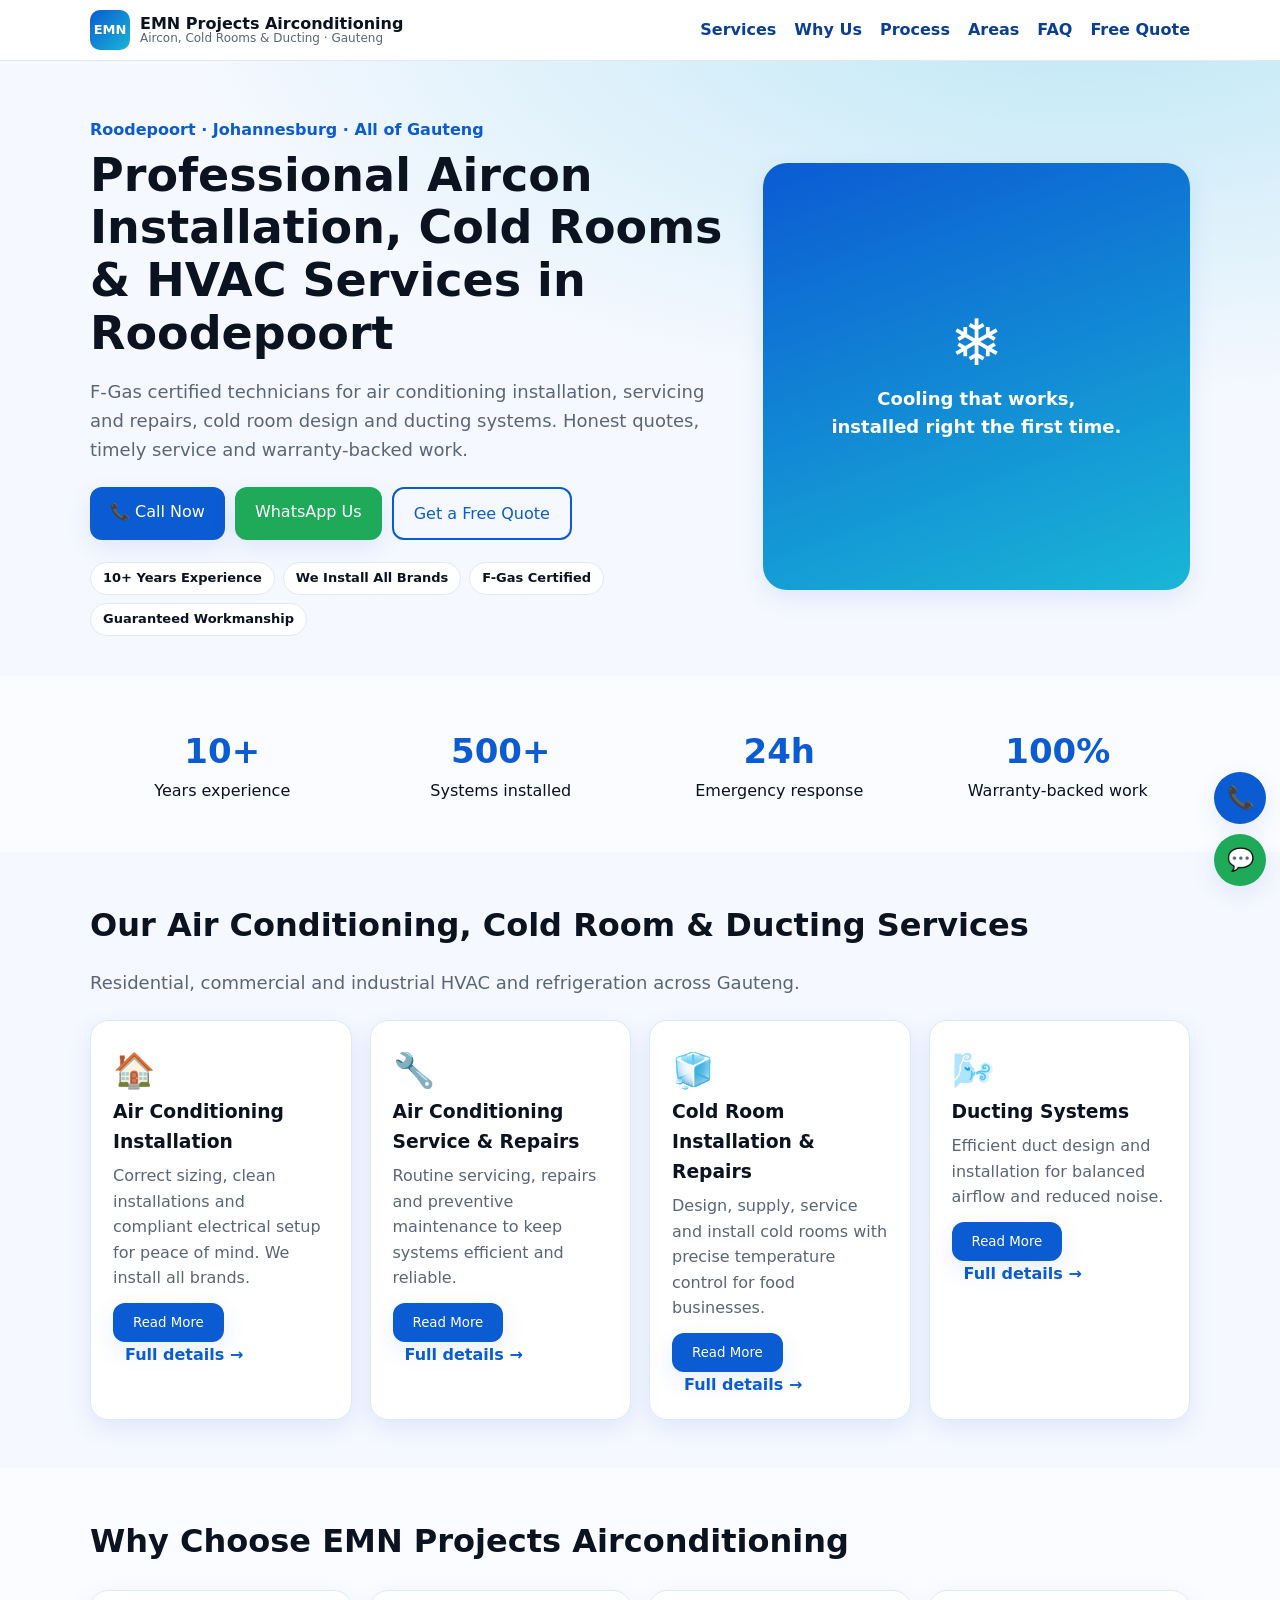
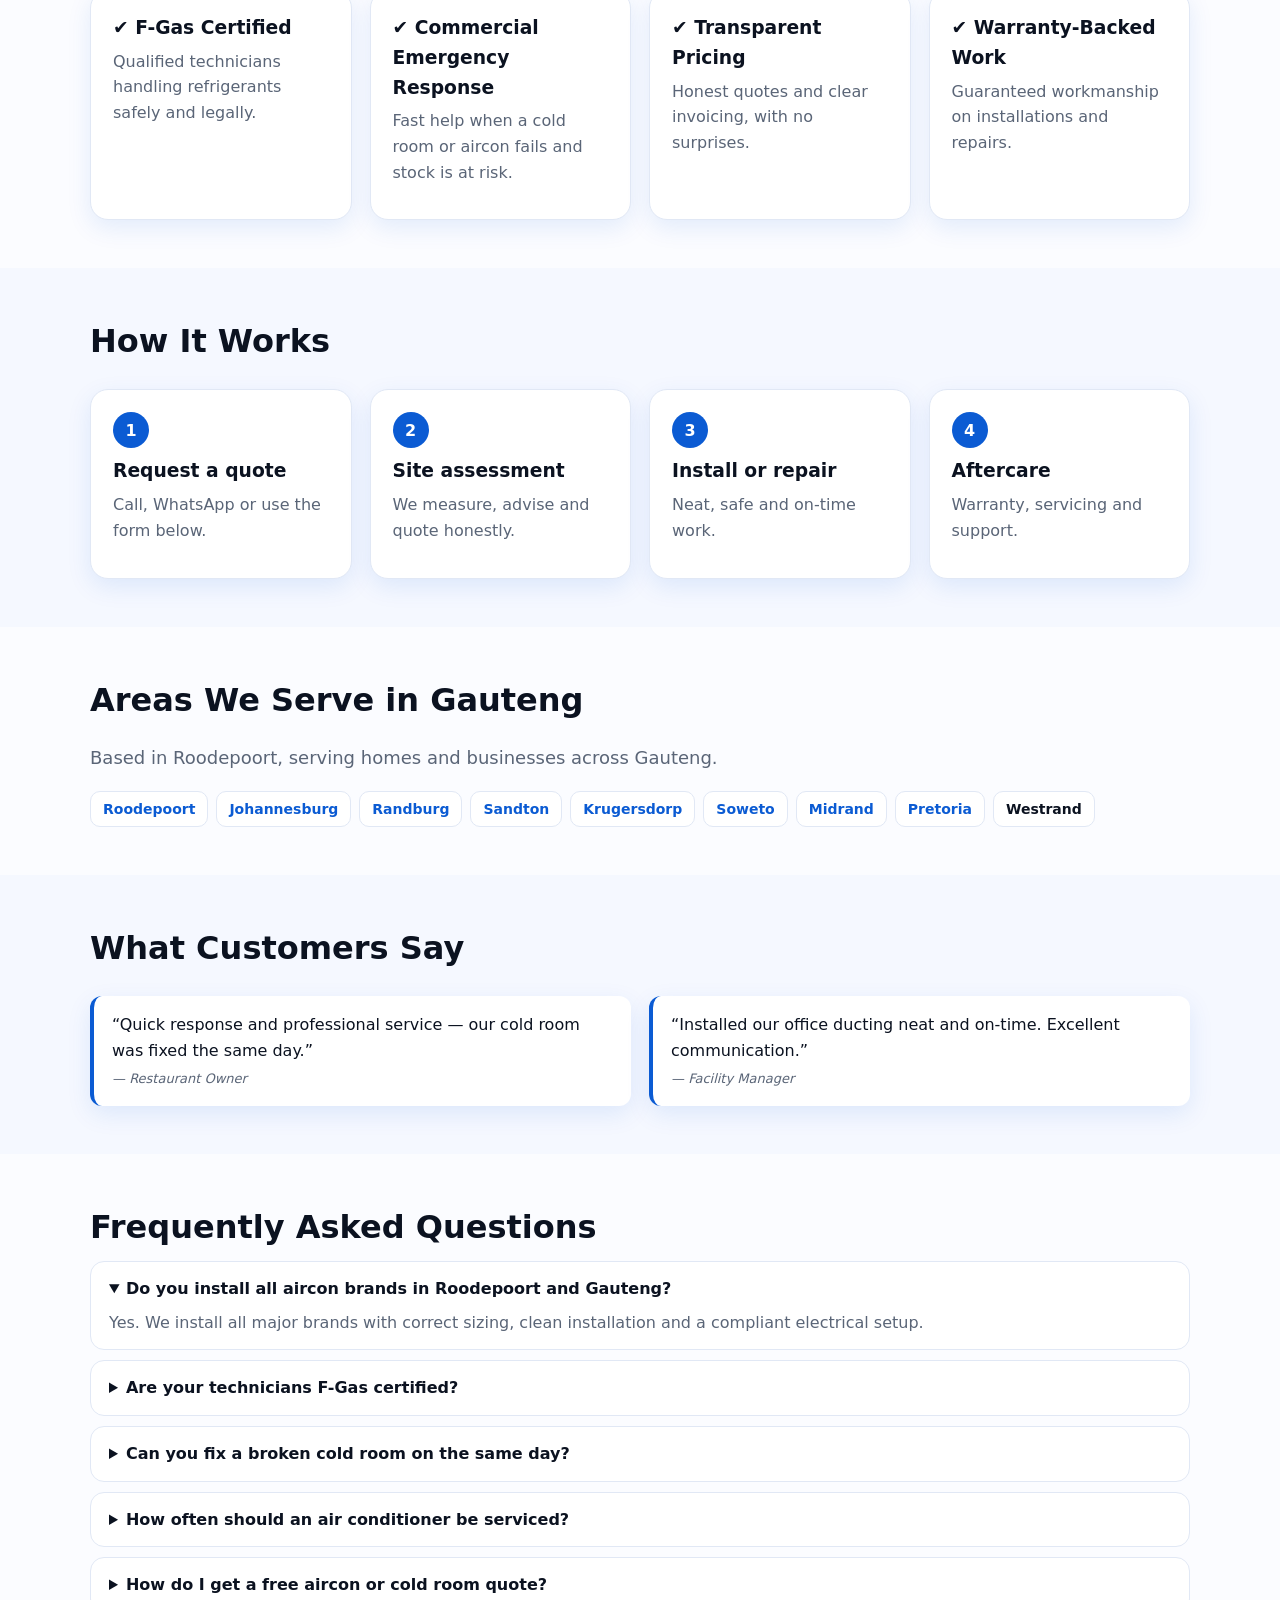
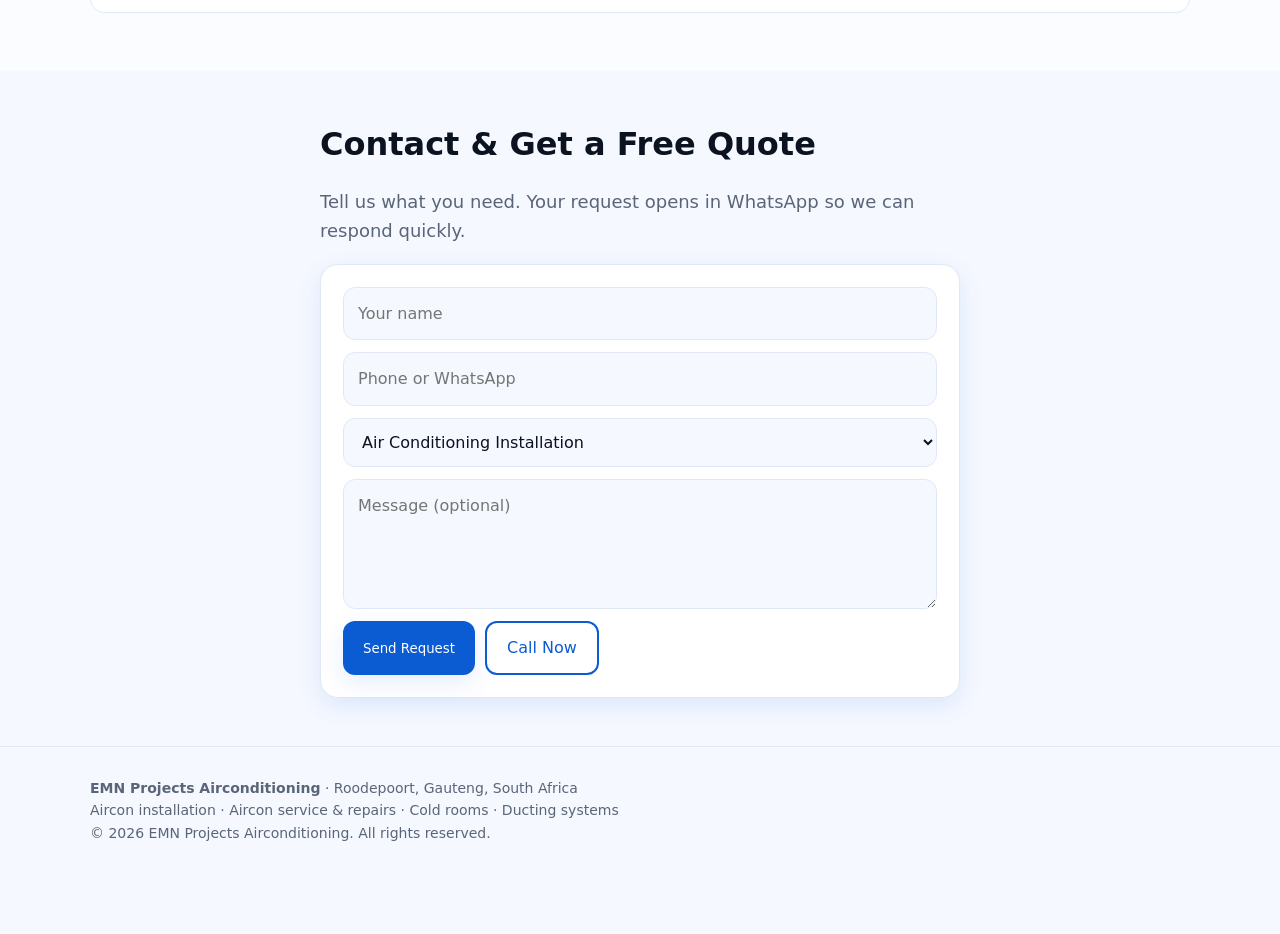
<file: public/index.html>
<!DOCTYPE html>
<html lang="en-ZA">
<head>
<meta charset="utf-8">
<meta name="viewport" content="width=device-width, initial-scale=1, viewport-fit=cover">
<title>Aircon Installation, Repairs, Cold Rooms &amp; Ducting in Roodepoort | EMN Projects</title>
<meta name="description" content="EMN Projects Airconditioning: F-Gas certified aircon installation, servicing &amp; repairs, cold room design and ducting systems in Roodepoort and across Gauteng. 10+ years experience. Free quotes.">
<meta name="keywords" content="aircon installation Roodepoort, air conditioning service Gauteng, cold room installation, cold room repairs, HVAC ducting, commercial refrigeration, aircon repairs Johannesburg">
<meta name="robots" content="index, follow, max-snippet:-1, max-image-preview:large">
<meta name="geo.region" content="ZA-GP"><meta name="geo.placename" content="Roodepoort">
<link rel="canonical" href="https://emnprojectsairconditioning.online/">
<meta property="og:type" content="website"><meta property="og:locale" content="en_ZA">
<meta property="og:title" content="Aircon, Cold Rooms &amp; Ducting in Roodepoort | EMN Projects">
<meta property="og:description" content="F-Gas certified HVAC &amp; refrigeration across Gauteng. Free quotes, same-day commercial response.">
<meta property="og:url" content="https://emnprojectsairconditioning.online/">
<meta name="twitter:card" content="summary_large_image">
<meta name="theme-color" content="#0b5bd3">
<link rel="icon" href="data:image/svg+xml,%3Csvg xmlns='http://www.w3.org/2000/svg' viewBox='0 0 100 100'%3E%3Ctext y='.9em' font-size='90'%3E❄️%3C/text%3E%3C/svg%3E">
<script type="application/ld+json">
{"@context":"https://schema.org","@graph":[
{"@type":["HVACBusiness","LocalBusiness"],"@id":"https://emnprojectsairconditioning.online/#business","name":"EMN Projects Airconditioning","url":"https://emnprojectsairconditioning.online/","description":"F-Gas certified air conditioning installation, servicing, repairs, cold rooms and ducting systems in Roodepoort and across Gauteng.","telephone":"+27000000000","priceRange":"$$","address":{"@type":"PostalAddress","addressLocality":"Roodepoort","addressRegion":"Gauteng","addressCountry":"ZA"},"areaServed":["Roodepoort","Johannesburg","Randburg","Sandton","Krugersdorp","Soweto","Midrand","Pretoria","Gauteng"],"openingHours":"Mo-Sa 07:00-18:00","knowsAbout":["Air conditioning installation","Aircon servicing and repairs","Cold room installation","Commercial refrigeration","HVAC ducting"],"hasOfferCatalog":{"@type":"OfferCatalog","name":"HVAC & Refrigeration Services","itemListElement":[
{"@type":"Offer","itemOffered":{"@type":"Service","name":"Air Conditioning Installation"}},
{"@type":"Offer","itemOffered":{"@type":"Service","name":"Air Conditioning Service & Repairs"}},
{"@type":"Offer","itemOffered":{"@type":"Service","name":"Cold Room Design, Supply & Installation"}},
{"@type":"Offer","itemOffered":{"@type":"Service","name":"Ducting Systems Design & Installation"}}]}},
{"@type":"FAQPage","mainEntity":[
{"@type":"Question","name":"Do you install all aircon brands in Roodepoort and Gauteng?","acceptedAnswer":{"@type":"Answer","text":"Yes. EMN Projects installs all major air conditioner brands, with correct unit sizing, clean installation and a compliant electrical setup."}},
{"@type":"Question","name":"Are your technicians F-Gas certified?","acceptedAnswer":{"@type":"Answer","text":"Yes. All refrigerant work is done by F-Gas certified technicians."}},
{"@type":"Question","name":"Can you fix a broken cold room on the same day?","acceptedAnswer":{"@type":"Answer","text":"We offer commercial emergency response for cold rooms across Gauteng, and many faults are fixed the same day."}},
{"@type":"Question","name":"How often should an air conditioner be serviced?","acceptedAnswer":{"@type":"Answer","text":"Service at least once a year, ideally before summer. Commercial and high-use units benefit from servicing every 3 to 6 months."}},
{"@type":"Question","name":"How do I get a free aircon or cold room quote?","acceptedAnswer":{"@type":"Answer","text":"Use the quote form on this page, call or WhatsApp us. We give honest, transparent quotes."}}]}]}
</script>
<link rel="stylesheet" href="/assets/style.css">
</head>
<body>
<header><div class="w nav">
<a class="brand" href="#top" aria-label="EMN Projects Airconditioning home"><span class="logo">EMN</span><span>EMN Projects Airconditioning<small>Aircon, Cold Rooms &amp; Ducting · Gauteng</small></span></a>
<button class="menu" aria-label="Toggle menu" aria-expanded="false">☰</button>
<nav aria-label="Main"><ul>
<li><a href="#services">Services</a></li><li><a href="#why">Why Us</a></li><li><a href="#process">Process</a></li><li><a href="#areas">Areas</a></li><li><a href="#faq">FAQ</a></li><li><a href="#quote">Free Quote</a></li></ul></nav>
</div></header>

<main id="top">
<section class="hero"><div class="w g2"><div>
<p style="color:var(--pri);font-weight:700;margin:0 0 6px">Roodepoort · Johannesburg · All of Gauteng</p>
<h1>Professional Aircon Installation, Cold Rooms &amp; HVAC Services in Roodepoort</h1>
<p class="lead">F-Gas certified technicians for air conditioning installation, servicing and repairs, cold room design and ducting systems. Honest quotes, timely service and warranty-backed work.</p>
<div class="cta"><a class="btn" href="tel:+27000000000">📞 Call Now</a><a class="btn g" href="https://wa.me/27000000000" rel="noopener">WhatsApp Us</a><a class="btn o" href="#quote">Get a Free Quote</a></div>
<ul class="badges"><li>10+ Years Experience</li><li>We Install All Brands</li><li>F-Gas Certified</li><li>Guaranteed Workmanship</li></ul>
</div><div class="panel" role="img" aria-label="Cooling and refrigeration services"><div><b>❄️</b><p style="margin:10px 0 0;font-weight:700;font-size:18px">Cooling that works,<br>installed right the first time.</p></div></div></div></section>

<section class="alt" aria-label="Key figures"><div class="w stats rv">
<div><b data-n="10" data-s="+">0</b>Years experience</div><div><b data-n="500" data-s="+">0</b>Systems installed</div><div><b data-n="24" data-s="h">0</b>Emergency response</div><div><b data-n="100" data-s="%">0</b>Warranty-backed work</div></div></section>

<section id="services"><div class="w">
<h2>Our Air Conditioning, Cold Room &amp; Ducting Services</h2>
<p class="lead">Residential, commercial and industrial HVAC and refrigeration across Gauteng.</p>
<div class="grid">
<article class="card rv"><div class="ic">🏠</div><h3>Air Conditioning Installation</h3><p>Correct sizing, clean installations and compliant electrical setup for peace of mind. We install all brands.</p><div class="more"><ul><li>Split, multi-split and cassette units</li><li>Load calculation and unit sizing</li><li>Certificate of compliance for electrics</li></ul></div><button class="btn" data-more>Read More</button><a class="fl" href="/services/air-conditioning-installation/">Full details →</a></article>
<article class="card rv"><div class="ic">🔧</div><h3>Air Conditioning Service &amp; Repairs</h3><p>Routine servicing, repairs and preventive maintenance to keep systems efficient and reliable.</p><div class="more"><ul><li>Gas top-up and leak repair by F-Gas technicians</li><li>Cleaning, filters and drain checks</li><li>Maintenance plans for businesses</li></ul></div><button class="btn" data-more>Read More</button><a class="fl" href="/services/air-conditioning-service-repairs/">Full details →</a></article>
<article class="card rv"><div class="ic">🧊</div><h3>Cold Room Installation &amp; Repairs</h3><p>Design, supply, service and install cold rooms with precise temperature control for food businesses.</p><div class="more"><ul><li>Walk-in cold and freezer rooms</li><li>Evaporator and condensing unit repairs</li><li>Same-day emergency callouts</li></ul></div><button class="btn" data-more>Read More</button><a class="fl" href="/services/cold-rooms/">Full details →</a></article>
<article class="card rv"><div class="ic">🌬️</div><h3>Ducting Systems</h3><p>Efficient duct design and installation for balanced airflow and reduced noise.</p><div class="more"><ul><li>Offices, shops and warehouses</li><li>Insulated and sealed ducting</li><li>Ventilation and extraction</li></ul></div><button class="btn" data-more>Read More</button><a class="fl" href="/services/ducting-systems/">Full details →</a></article>
</div></div></section>

<section id="why" class="alt"><div class="w"><h2>Why Choose EMN Projects Airconditioning</h2>
<div class="grid"><div class="card rv"><h3>✔ F-Gas Certified</h3><p>Qualified technicians handling refrigerants safely and legally.</p></div>
<div class="card rv"><h3>✔ Commercial Emergency Response</h3><p>Fast help when a cold room or aircon fails and stock is at risk.</p></div>
<div class="card rv"><h3>✔ Transparent Pricing</h3><p>Honest quotes and clear invoicing, with no surprises.</p></div>
<div class="card rv"><h3>✔ Warranty-Backed Work</h3><p>Guaranteed workmanship on installations and repairs.</p></div></div></div></section>

<section id="process"><div class="w"><h2>How It Works</h2>
<div class="grid"><div class="card rv"><div class="num">1</div><h3>Request a quote</h3><p>Call, WhatsApp or use the form below.</p></div>
<div class="card rv"><div class="num">2</div><h3>Site assessment</h3><p>We measure, advise and quote honestly.</p></div>
<div class="card rv"><div class="num">3</div><h3>Install or repair</h3><p>Neat, safe and on-time work.</p></div>
<div class="card rv"><div class="num">4</div><h3>Aftercare</h3><p>Warranty, servicing and support.</p></div></div></div></section>

<section id="areas" class="alt"><div class="w"><h2>Areas We Serve in Gauteng</h2>
<p class="lead">Based in Roodepoort, serving homes and businesses across Gauteng.</p>
<div class="chips"><span><a href="/areas/roodepoort/">Roodepoort</a></span><span><a href="/areas/johannesburg/">Johannesburg</a></span><span><a href="/areas/randburg/">Randburg</a></span><span><a href="/areas/sandton/">Sandton</a></span><span><a href="/areas/krugersdorp/">Krugersdorp</a></span><span><a href="/areas/soweto/">Soweto</a></span><span><a href="/areas/midrand/">Midrand</a></span><span><a href="/areas/pretoria/">Pretoria</a></span><span>Westrand</span></div></div></section>

<section><div class="w"><h2>What Customers Say</h2><div class="grid">
<blockquote class="rv">“Quick response and professional service — our cold room was fixed the same day.”<cite>— Restaurant Owner</cite></blockquote>
<blockquote class="rv">“Installed our office ducting neat and on-time. Excellent communication.”<cite>— Facility Manager</cite></blockquote></div></div></section>

<section id="faq" class="alt"><div class="w"><h2>Frequently Asked Questions</h2>
<details open><summary>Do you install all aircon brands in Roodepoort and Gauteng?</summary><p>Yes. We install all major brands with correct sizing, clean installation and a compliant electrical setup.</p></details>
<details><summary>Are your technicians F-Gas certified?</summary><p>Yes. All refrigerant work is done by F-Gas certified technicians.</p></details>
<details><summary>Can you fix a broken cold room on the same day?</summary><p>We offer commercial emergency response across Gauteng, and many faults are fixed the same day.</p></details>
<details><summary>How often should an air conditioner be serviced?</summary><p>At least once a year, ideally before summer. Commercial and high-use units benefit from servicing every 3 to 6 months.</p></details>
<details><summary>How do I get a free aircon or cold room quote?</summary><p>Use the form below, call or WhatsApp us. Quotes are honest and transparent.</p></details></div></section>

<section id="quote"><div class="w" style="max-width:640px"><h2>Contact &amp; Get a Free Quote</h2>
<p class="lead">Tell us what you need. Your request opens in WhatsApp so we can respond quickly.</p>
<form id="qf" class="card">
<input id="n" required placeholder="Your name" autocomplete="name" aria-label="Your name">
<input id="p" required placeholder="Phone or WhatsApp" type="tel" autocomplete="tel" aria-label="Phone or WhatsApp">
<select id="s" aria-label="Service of interest"><option>Air Conditioning Installation</option><option>Air Conditioning Service &amp; Repairs</option><option>Cold Room</option><option>Ducting Systems</option><option>Other</option></select>
<textarea id="m" rows="4" placeholder="Message (optional)" aria-label="Message"></textarea>
<div class="cta" style="margin:0"><button class="btn" type="submit">Send Request</button><a class="btn o" href="tel:+27000000000">Call Now</a></div></form></div></section>
</main>

<footer><div class="w"><strong>EMN Projects Airconditioning</strong> · Roodepoort, Gauteng, South Africa<br>Aircon installation · Aircon service &amp; repairs · Cold rooms · Ducting systems<br>© <span id="y"></span> EMN Projects Airconditioning. All rights reserved.</div></footer>

<div class="fab"><a href="tel:+27000000000" aria-label="Call now">📞</a><a class="w2" href="https://wa.me/27000000000" rel="noopener" aria-label="WhatsApp">💬</a></div>

<script src="/assets/main.js" defer></script>
</body>
</html>
</file>
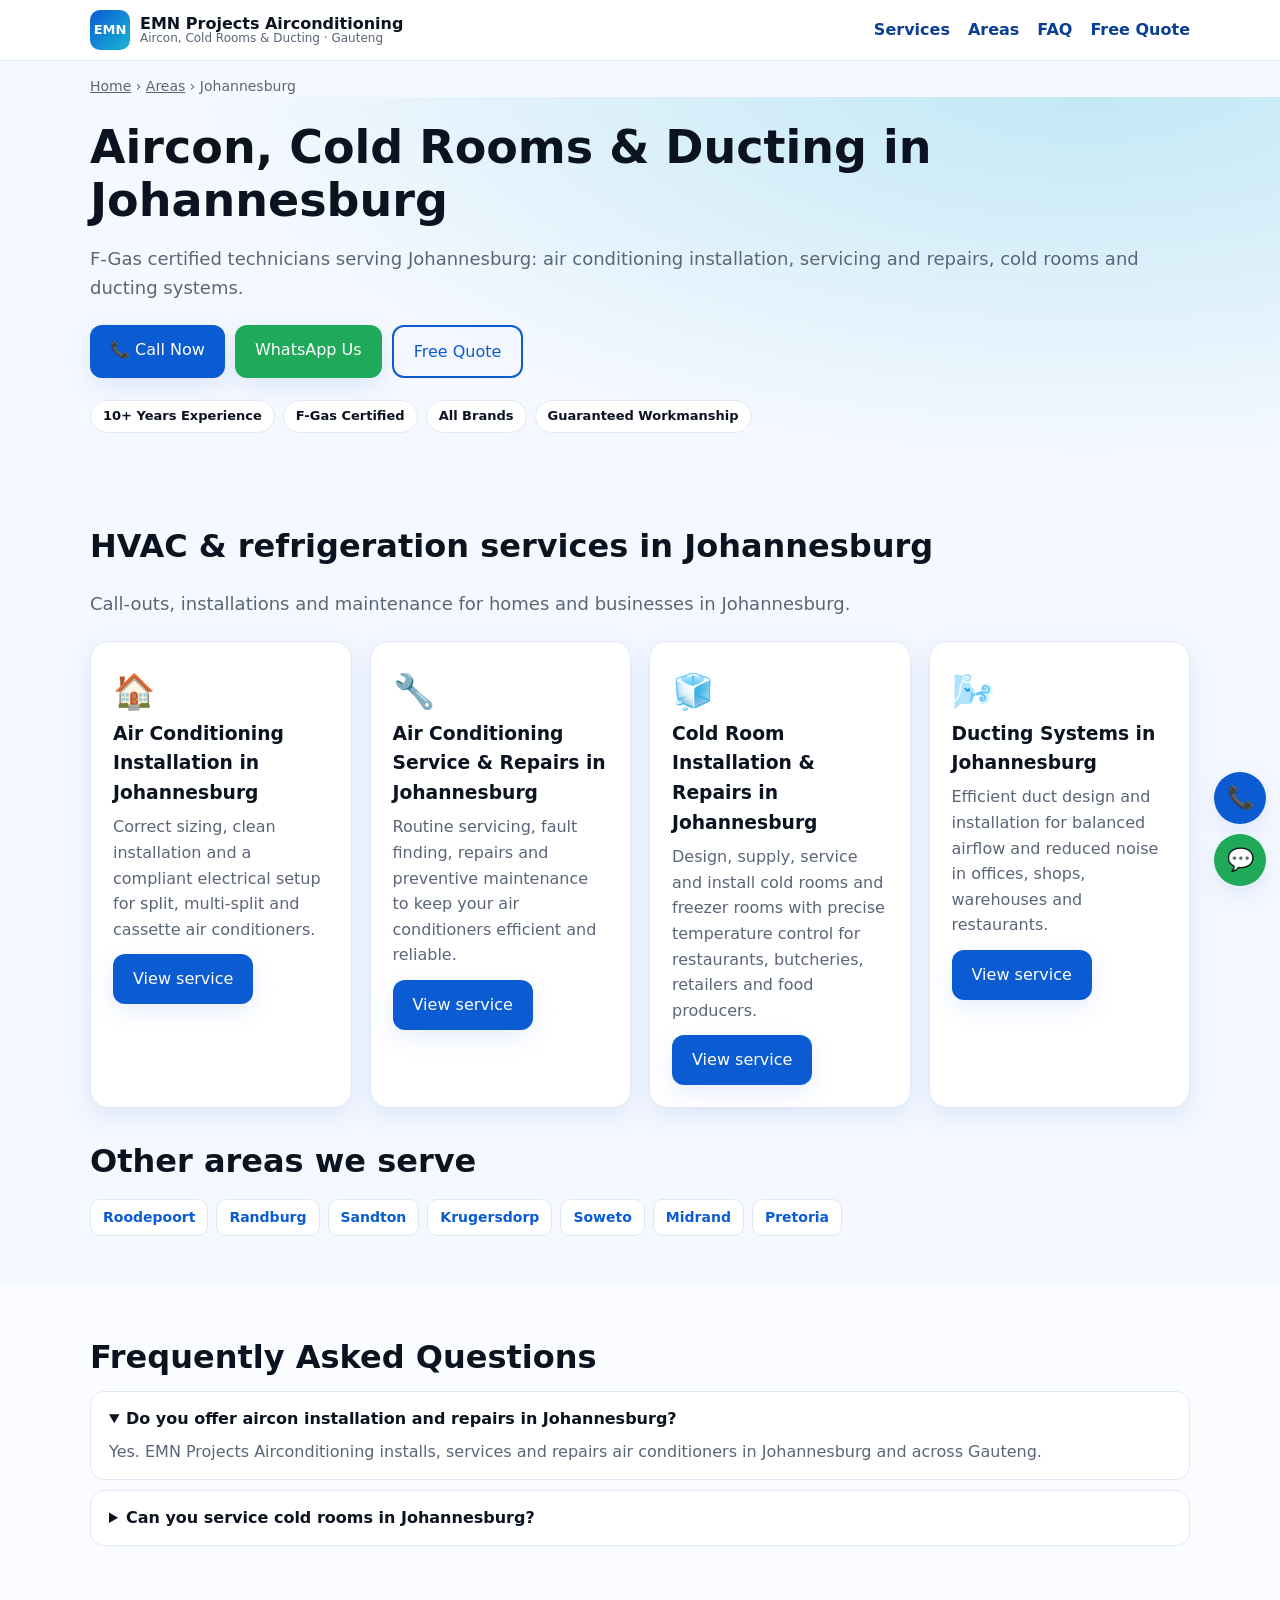
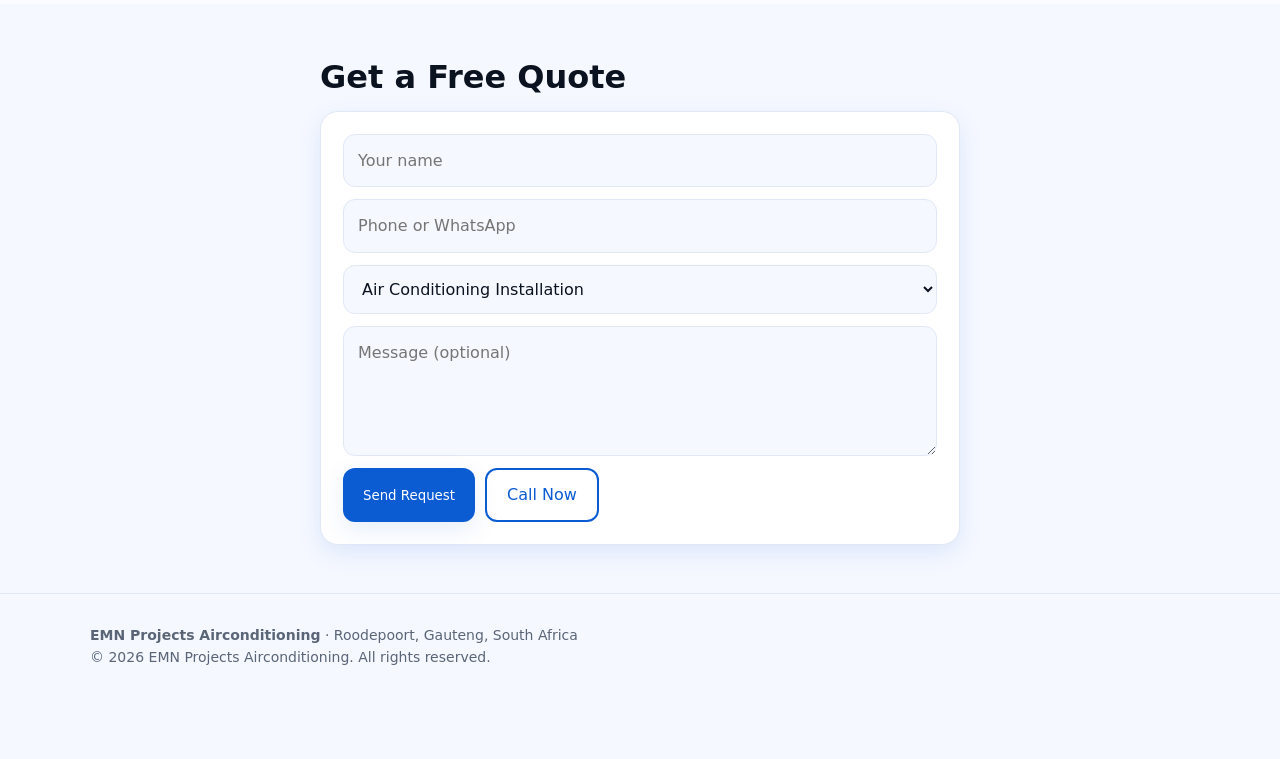
<file: public/areas/johannesburg/index.html>
<!DOCTYPE html><html lang="en-ZA"><head><meta charset="utf-8"><meta name="viewport" content="width=device-width, initial-scale=1, viewport-fit=cover">
<title>Aircon, Cold Rooms & Ducting in Johannesburg | EMN Projects Airconditioning</title><meta name="description" content="Aircon installation, servicing, cold rooms and ducting in Johannesburg. F-Gas certified technicians, free quotes, same-day commercial response."><meta name="robots" content="index, follow, max-snippet:-1, max-image-preview:large">
<link rel="canonical" href="https://emnprojectsairconditioning.online/areas/johannesburg/"><meta property="og:type" content="website"><meta property="og:locale" content="en_ZA"><meta property="og:title" content="Aircon, Cold Rooms & Ducting in Johannesburg | EMN Projects Airconditioning"><meta property="og:description" content="Aircon installation, servicing, cold rooms and ducting in Johannesburg. F-Gas certified technicians, free quotes, same-day commercial response."><meta property="og:url" content="https://emnprojectsairconditioning.online/areas/johannesburg/">
<meta name="theme-color" content="#0b5bd3"><link rel="stylesheet" href="/assets/style.css"><script type="application/ld+json">{"@context": "https://schema.org", "@graph": [{"@type": ["HVACBusiness", "LocalBusiness"], "@id": "https://emnprojectsairconditioning.online/#business", "name": "EMN Projects Airconditioning", "url": "https://emnprojectsairconditioning.online/", "telephone": "+27000000000", "address": {"@type": "PostalAddress", "addressLocality": "Roodepoort", "addressRegion": "Gauteng", "addressCountry": "ZA"}}, {"@type": "WebPage", "name": "Aircon, Cold Rooms & Ducting in Johannesburg | EMN Projects Airconditioning", "url": "https://emnprojectsairconditioning.online/areas/johannesburg/", "description": "Aircon installation, servicing, cold rooms and ducting in Johannesburg. F-Gas certified technicians, free quotes, same-day commercial response.", "isPartOf": {"@id": "https://emnprojectsairconditioning.online/#business"}}, {"@type": "BreadcrumbList", "itemListElement": [{"@type": "ListItem", "position": 1, "name": "Home", "item": "https://emnprojectsairconditioning.online/"}, {"@type": "ListItem", "position": 2, "name": "Areas", "item": "https://emnprojectsairconditioning.online/#areas"}, {"@type": "ListItem", "position": 3, "name": "Johannesburg", "item": "https://emnprojectsairconditioning.online/areas/johannesburg/"}]}, {"@type": "Service", "name": "HVAC & Refrigeration in Johannesburg", "serviceType": "HVAC & Refrigeration", "provider": {"@id": "https://emnprojectsairconditioning.online/#business"}, "areaServed": {"@type": "City", "name": "Johannesburg"}}, {"@type": "FAQPage", "mainEntity": [{"@type": "Question", "name": "Do you offer aircon installation and repairs in Johannesburg?", "acceptedAnswer": {"@type": "Answer", "text": "Yes. EMN Projects Airconditioning installs, services and repairs air conditioners in Johannesburg and across Gauteng."}}, {"@type": "Question", "name": "Can you service cold rooms in Johannesburg?", "acceptedAnswer": {"@type": "Answer", "text": "Yes. We design, install and repair cold rooms and offer commercial emergency response in Johannesburg."}}]}]}</script></head><body>
<header><div class="w nav"><a class="brand" href="/"><span class="logo">EMN</span><span>EMN Projects Airconditioning<small>Aircon, Cold Rooms &amp; Ducting · Gauteng</small></span></a>
<button class="menu" aria-label="Toggle menu" aria-expanded="false">☰</button><nav aria-label="Main"><ul><li><a href="/#services">Services</a></li><li><a href="/#areas">Areas</a></li><li><a href="/#faq">FAQ</a></li><li><a href="#quote">Free Quote</a></li></ul></nav></div></header><main><div class="w crumb"><a href="/">Home</a> › <a href="/#areas">Areas</a> › Johannesburg</div><section class="hero" style="padding-top:24px"><div class="w"><h1>Aircon, Cold Rooms &amp; Ducting in Johannesburg</h1><p class="lead">F-Gas certified technicians serving Johannesburg: air conditioning installation, servicing and repairs, cold rooms and ducting systems.</p><div class="cta"><a class="btn" href="tel:+27000000000">📞 Call Now</a><a class="btn g" href="https://wa.me/27000000000">WhatsApp Us</a><a class="btn o" href="#quote">Free Quote</a></div><ul class="badges"><li>10+ Years Experience</li><li>F-Gas Certified</li><li>All Brands</li><li>Guaranteed Workmanship</li></ul></div></section><section><div class="w"><h2>HVAC &amp; refrigeration services in Johannesburg</h2><p class="lead">Call-outs, installations and maintenance for homes and businesses in Johannesburg.</p><div class="grid"><article class="card"><div class="ic">🏠</div><h3>Air Conditioning Installation in Johannesburg</h3><p>Correct sizing, clean installation and a compliant electrical setup for split, multi-split and cassette air conditioners.</p><a class="btn" href="/services/air-conditioning-installation/">View service</a></article><article class="card"><div class="ic">🔧</div><h3>Air Conditioning Service & Repairs in Johannesburg</h3><p>Routine servicing, fault finding, repairs and preventive maintenance to keep your air conditioners efficient and reliable.</p><a class="btn" href="/services/air-conditioning-service-repairs/">View service</a></article><article class="card"><div class="ic">🧊</div><h3>Cold Room Installation & Repairs in Johannesburg</h3><p>Design, supply, service and install cold rooms and freezer rooms with precise temperature control for restaurants, butcheries, retailers and food producers.</p><a class="btn" href="/services/cold-rooms/">View service</a></article><article class="card"><div class="ic">🌬️</div><h3>Ducting Systems in Johannesburg</h3><p>Efficient duct design and installation for balanced airflow and reduced noise in offices, shops, warehouses and restaurants.</p><a class="btn" href="/services/ducting-systems/">View service</a></article></div><h2 style="margin-top:28px">Other areas we serve</h2><div class="links"><a href="/areas/roodepoort/">Roodepoort</a><a href="/areas/randburg/">Randburg</a><a href="/areas/sandton/">Sandton</a><a href="/areas/krugersdorp/">Krugersdorp</a><a href="/areas/soweto/">Soweto</a><a href="/areas/midrand/">Midrand</a><a href="/areas/pretoria/">Pretoria</a></div></div></section><section class="alt"><div class="w"><h2>Frequently Asked Questions</h2><details open><summary>Do you offer aircon installation and repairs in Johannesburg?</summary><p>Yes. EMN Projects Airconditioning installs, services and repairs air conditioners in Johannesburg and across Gauteng.</p></details><details><summary>Can you service cold rooms in Johannesburg?</summary><p>Yes. We design, install and repair cold rooms and offer commercial emergency response in Johannesburg.</p></details></div></section><section id="quote"><div class="w" style="max-width:640px"><h2>Get a Free Quote</h2><form id="qf" class="card">
<input id="n" required placeholder="Your name" autocomplete="name" aria-label="Your name"><input id="p" required placeholder="Phone or WhatsApp" type="tel" autocomplete="tel" aria-label="Phone or WhatsApp">
<select id="s" aria-label="Service"><option>Air Conditioning Installation</option><option>Air Conditioning Service & Repairs</option><option>Cold Room Installation & Repairs</option><option>Ducting Systems</option><option>Other</option></select><textarea id="m" rows="4" placeholder="Message (optional)" aria-label="Message"></textarea>
<div class="cta" style="margin:0"><button class="btn" type="submit">Send Request</button><a class="btn o" href="tel:+27000000000">Call Now</a></div></form></div></section></main><footer><div class="w"><strong>EMN Projects Airconditioning</strong> · Roodepoort, Gauteng, South Africa<br>© <span id="y"></span> EMN Projects Airconditioning. All rights reserved.</div></footer>
<div class="fab"><a href="tel:+27000000000" aria-label="Call now">📞</a><a class="w2" href="https://wa.me/27000000000" rel="noopener" aria-label="WhatsApp">💬</a></div><script src="/assets/main.js" defer></script></body></html>
</file>
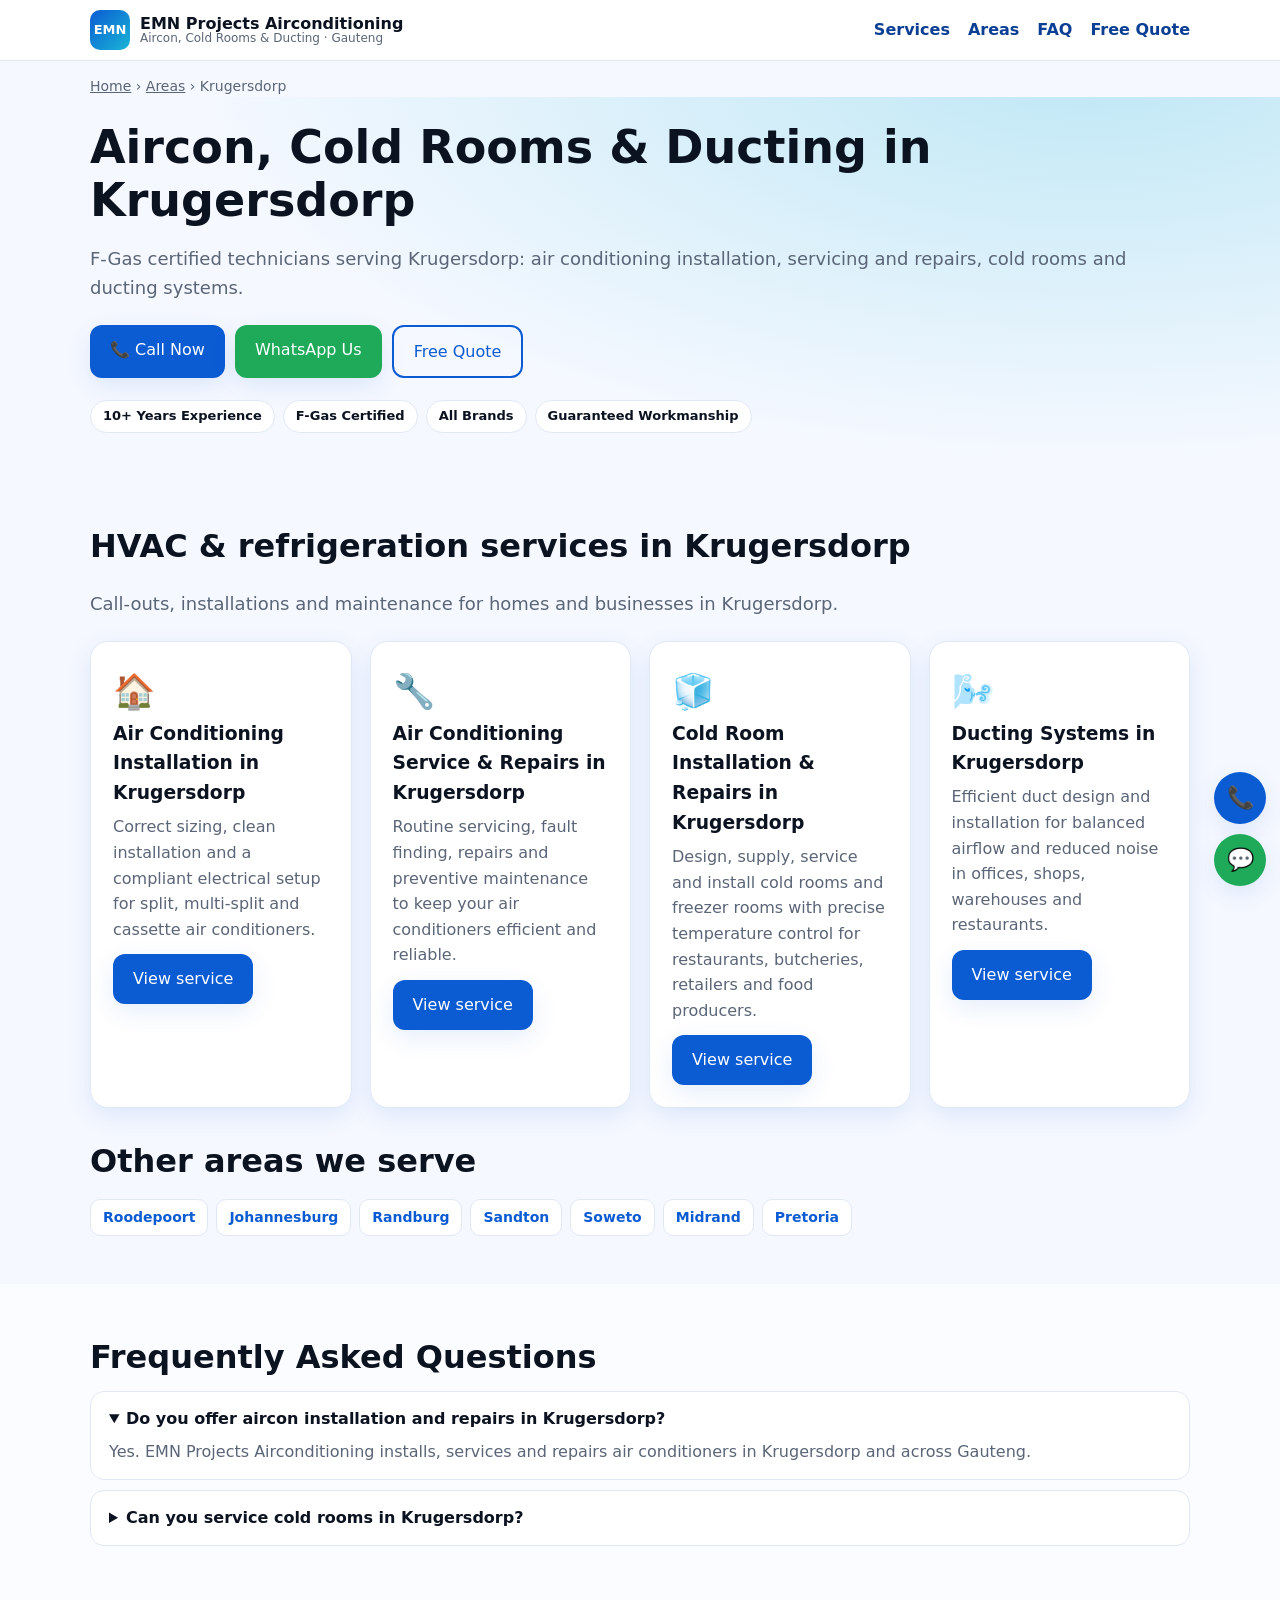
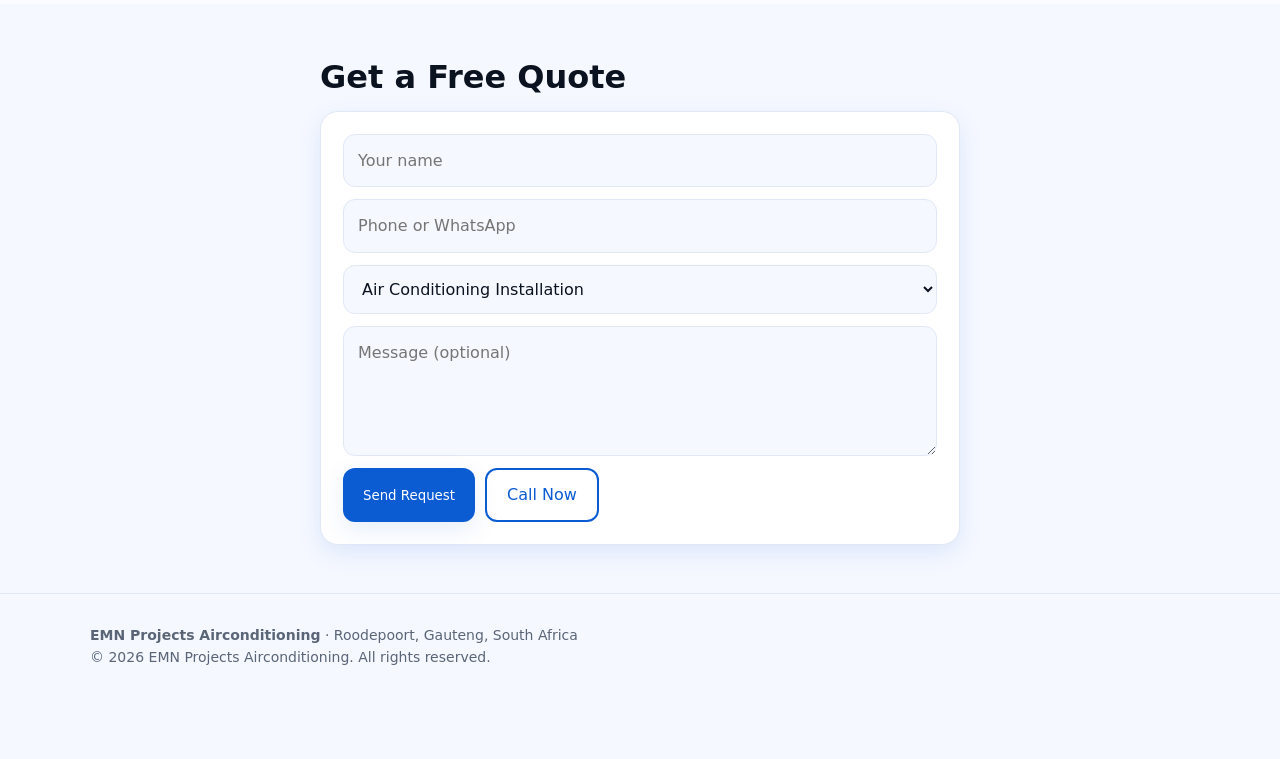
<file: public/areas/krugersdorp/index.html>
<!DOCTYPE html><html lang="en-ZA"><head><meta charset="utf-8"><meta name="viewport" content="width=device-width, initial-scale=1, viewport-fit=cover">
<title>Aircon, Cold Rooms & Ducting in Krugersdorp | EMN Projects Airconditioning</title><meta name="description" content="Aircon installation, servicing, cold rooms and ducting in Krugersdorp. F-Gas certified technicians, free quotes, same-day commercial response."><meta name="robots" content="index, follow, max-snippet:-1, max-image-preview:large">
<link rel="canonical" href="https://emnprojectsairconditioning.online/areas/krugersdorp/"><meta property="og:type" content="website"><meta property="og:locale" content="en_ZA"><meta property="og:title" content="Aircon, Cold Rooms & Ducting in Krugersdorp | EMN Projects Airconditioning"><meta property="og:description" content="Aircon installation, servicing, cold rooms and ducting in Krugersdorp. F-Gas certified technicians, free quotes, same-day commercial response."><meta property="og:url" content="https://emnprojectsairconditioning.online/areas/krugersdorp/">
<meta name="theme-color" content="#0b5bd3"><link rel="stylesheet" href="/assets/style.css"><script type="application/ld+json">{"@context": "https://schema.org", "@graph": [{"@type": ["HVACBusiness", "LocalBusiness"], "@id": "https://emnprojectsairconditioning.online/#business", "name": "EMN Projects Airconditioning", "url": "https://emnprojectsairconditioning.online/", "telephone": "+27000000000", "address": {"@type": "PostalAddress", "addressLocality": "Roodepoort", "addressRegion": "Gauteng", "addressCountry": "ZA"}}, {"@type": "WebPage", "name": "Aircon, Cold Rooms & Ducting in Krugersdorp | EMN Projects Airconditioning", "url": "https://emnprojectsairconditioning.online/areas/krugersdorp/", "description": "Aircon installation, servicing, cold rooms and ducting in Krugersdorp. F-Gas certified technicians, free quotes, same-day commercial response.", "isPartOf": {"@id": "https://emnprojectsairconditioning.online/#business"}}, {"@type": "BreadcrumbList", "itemListElement": [{"@type": "ListItem", "position": 1, "name": "Home", "item": "https://emnprojectsairconditioning.online/"}, {"@type": "ListItem", "position": 2, "name": "Areas", "item": "https://emnprojectsairconditioning.online/#areas"}, {"@type": "ListItem", "position": 3, "name": "Krugersdorp", "item": "https://emnprojectsairconditioning.online/areas/krugersdorp/"}]}, {"@type": "Service", "name": "HVAC & Refrigeration in Krugersdorp", "serviceType": "HVAC & Refrigeration", "provider": {"@id": "https://emnprojectsairconditioning.online/#business"}, "areaServed": {"@type": "City", "name": "Krugersdorp"}}, {"@type": "FAQPage", "mainEntity": [{"@type": "Question", "name": "Do you offer aircon installation and repairs in Krugersdorp?", "acceptedAnswer": {"@type": "Answer", "text": "Yes. EMN Projects Airconditioning installs, services and repairs air conditioners in Krugersdorp and across Gauteng."}}, {"@type": "Question", "name": "Can you service cold rooms in Krugersdorp?", "acceptedAnswer": {"@type": "Answer", "text": "Yes. We design, install and repair cold rooms and offer commercial emergency response in Krugersdorp."}}]}]}</script></head><body>
<header><div class="w nav"><a class="brand" href="/"><span class="logo">EMN</span><span>EMN Projects Airconditioning<small>Aircon, Cold Rooms &amp; Ducting · Gauteng</small></span></a>
<button class="menu" aria-label="Toggle menu" aria-expanded="false">☰</button><nav aria-label="Main"><ul><li><a href="/#services">Services</a></li><li><a href="/#areas">Areas</a></li><li><a href="/#faq">FAQ</a></li><li><a href="#quote">Free Quote</a></li></ul></nav></div></header><main><div class="w crumb"><a href="/">Home</a> › <a href="/#areas">Areas</a> › Krugersdorp</div><section class="hero" style="padding-top:24px"><div class="w"><h1>Aircon, Cold Rooms &amp; Ducting in Krugersdorp</h1><p class="lead">F-Gas certified technicians serving Krugersdorp: air conditioning installation, servicing and repairs, cold rooms and ducting systems.</p><div class="cta"><a class="btn" href="tel:+27000000000">📞 Call Now</a><a class="btn g" href="https://wa.me/27000000000">WhatsApp Us</a><a class="btn o" href="#quote">Free Quote</a></div><ul class="badges"><li>10+ Years Experience</li><li>F-Gas Certified</li><li>All Brands</li><li>Guaranteed Workmanship</li></ul></div></section><section><div class="w"><h2>HVAC &amp; refrigeration services in Krugersdorp</h2><p class="lead">Call-outs, installations and maintenance for homes and businesses in Krugersdorp.</p><div class="grid"><article class="card"><div class="ic">🏠</div><h3>Air Conditioning Installation in Krugersdorp</h3><p>Correct sizing, clean installation and a compliant electrical setup for split, multi-split and cassette air conditioners.</p><a class="btn" href="/services/air-conditioning-installation/">View service</a></article><article class="card"><div class="ic">🔧</div><h3>Air Conditioning Service & Repairs in Krugersdorp</h3><p>Routine servicing, fault finding, repairs and preventive maintenance to keep your air conditioners efficient and reliable.</p><a class="btn" href="/services/air-conditioning-service-repairs/">View service</a></article><article class="card"><div class="ic">🧊</div><h3>Cold Room Installation & Repairs in Krugersdorp</h3><p>Design, supply, service and install cold rooms and freezer rooms with precise temperature control for restaurants, butcheries, retailers and food producers.</p><a class="btn" href="/services/cold-rooms/">View service</a></article><article class="card"><div class="ic">🌬️</div><h3>Ducting Systems in Krugersdorp</h3><p>Efficient duct design and installation for balanced airflow and reduced noise in offices, shops, warehouses and restaurants.</p><a class="btn" href="/services/ducting-systems/">View service</a></article></div><h2 style="margin-top:28px">Other areas we serve</h2><div class="links"><a href="/areas/roodepoort/">Roodepoort</a><a href="/areas/johannesburg/">Johannesburg</a><a href="/areas/randburg/">Randburg</a><a href="/areas/sandton/">Sandton</a><a href="/areas/soweto/">Soweto</a><a href="/areas/midrand/">Midrand</a><a href="/areas/pretoria/">Pretoria</a></div></div></section><section class="alt"><div class="w"><h2>Frequently Asked Questions</h2><details open><summary>Do you offer aircon installation and repairs in Krugersdorp?</summary><p>Yes. EMN Projects Airconditioning installs, services and repairs air conditioners in Krugersdorp and across Gauteng.</p></details><details><summary>Can you service cold rooms in Krugersdorp?</summary><p>Yes. We design, install and repair cold rooms and offer commercial emergency response in Krugersdorp.</p></details></div></section><section id="quote"><div class="w" style="max-width:640px"><h2>Get a Free Quote</h2><form id="qf" class="card">
<input id="n" required placeholder="Your name" autocomplete="name" aria-label="Your name"><input id="p" required placeholder="Phone or WhatsApp" type="tel" autocomplete="tel" aria-label="Phone or WhatsApp">
<select id="s" aria-label="Service"><option>Air Conditioning Installation</option><option>Air Conditioning Service & Repairs</option><option>Cold Room Installation & Repairs</option><option>Ducting Systems</option><option>Other</option></select><textarea id="m" rows="4" placeholder="Message (optional)" aria-label="Message"></textarea>
<div class="cta" style="margin:0"><button class="btn" type="submit">Send Request</button><a class="btn o" href="tel:+27000000000">Call Now</a></div></form></div></section></main><footer><div class="w"><strong>EMN Projects Airconditioning</strong> · Roodepoort, Gauteng, South Africa<br>© <span id="y"></span> EMN Projects Airconditioning. All rights reserved.</div></footer>
<div class="fab"><a href="tel:+27000000000" aria-label="Call now">📞</a><a class="w2" href="https://wa.me/27000000000" rel="noopener" aria-label="WhatsApp">💬</a></div><script src="/assets/main.js" defer></script></body></html>
</file>
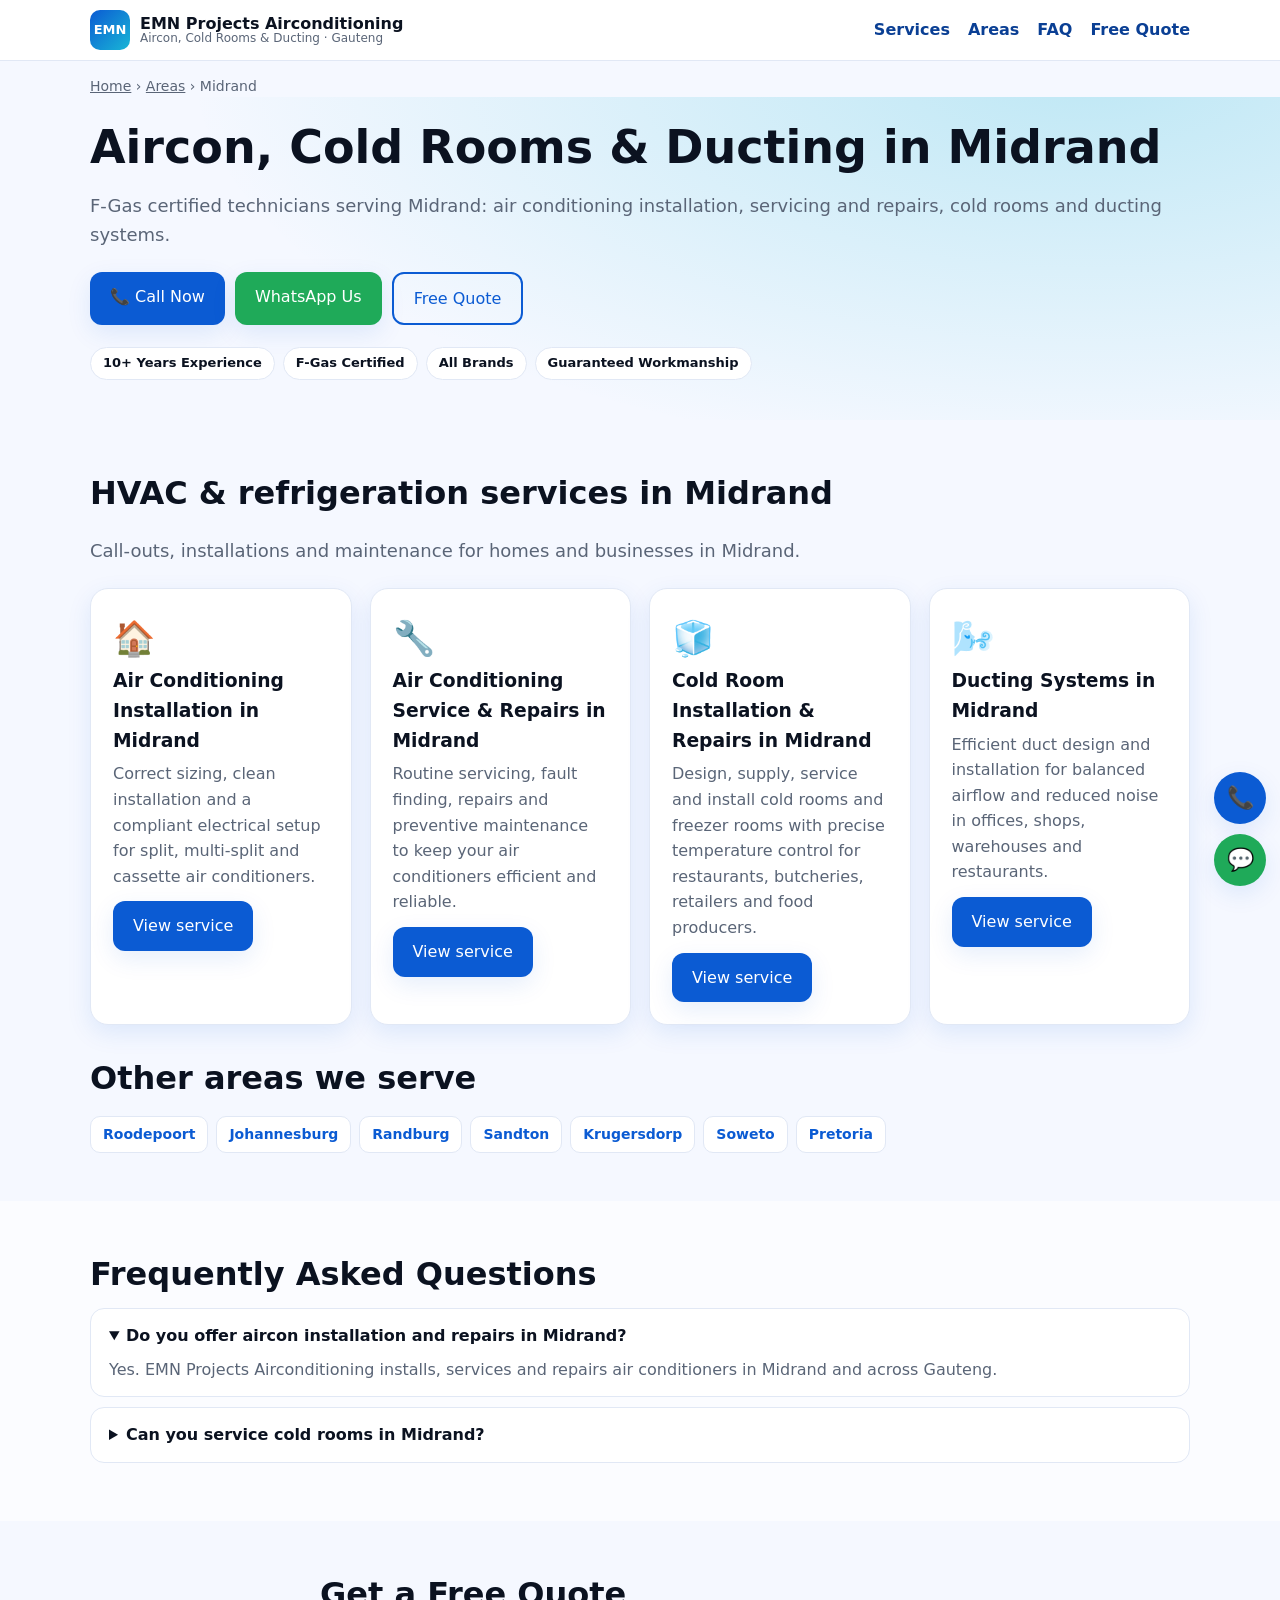
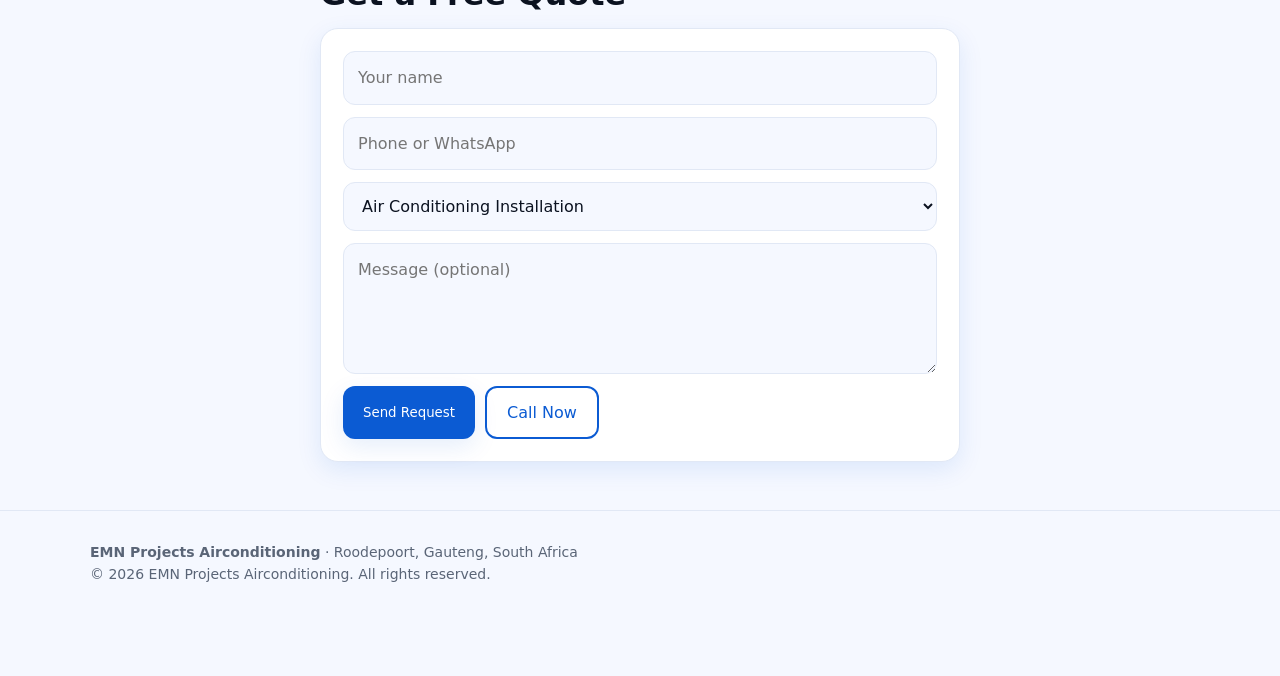
<file: public/areas/midrand/index.html>
<!DOCTYPE html><html lang="en-ZA"><head><meta charset="utf-8"><meta name="viewport" content="width=device-width, initial-scale=1, viewport-fit=cover">
<title>Aircon, Cold Rooms & Ducting in Midrand | EMN Projects Airconditioning</title><meta name="description" content="Aircon installation, servicing, cold rooms and ducting in Midrand. F-Gas certified technicians, free quotes, same-day commercial response."><meta name="robots" content="index, follow, max-snippet:-1, max-image-preview:large">
<link rel="canonical" href="https://emnprojectsairconditioning.online/areas/midrand/"><meta property="og:type" content="website"><meta property="og:locale" content="en_ZA"><meta property="og:title" content="Aircon, Cold Rooms & Ducting in Midrand | EMN Projects Airconditioning"><meta property="og:description" content="Aircon installation, servicing, cold rooms and ducting in Midrand. F-Gas certified technicians, free quotes, same-day commercial response."><meta property="og:url" content="https://emnprojectsairconditioning.online/areas/midrand/">
<meta name="theme-color" content="#0b5bd3"><link rel="stylesheet" href="/assets/style.css"><script type="application/ld+json">{"@context": "https://schema.org", "@graph": [{"@type": ["HVACBusiness", "LocalBusiness"], "@id": "https://emnprojectsairconditioning.online/#business", "name": "EMN Projects Airconditioning", "url": "https://emnprojectsairconditioning.online/", "telephone": "+27000000000", "address": {"@type": "PostalAddress", "addressLocality": "Roodepoort", "addressRegion": "Gauteng", "addressCountry": "ZA"}}, {"@type": "WebPage", "name": "Aircon, Cold Rooms & Ducting in Midrand | EMN Projects Airconditioning", "url": "https://emnprojectsairconditioning.online/areas/midrand/", "description": "Aircon installation, servicing, cold rooms and ducting in Midrand. F-Gas certified technicians, free quotes, same-day commercial response.", "isPartOf": {"@id": "https://emnprojectsairconditioning.online/#business"}}, {"@type": "BreadcrumbList", "itemListElement": [{"@type": "ListItem", "position": 1, "name": "Home", "item": "https://emnprojectsairconditioning.online/"}, {"@type": "ListItem", "position": 2, "name": "Areas", "item": "https://emnprojectsairconditioning.online/#areas"}, {"@type": "ListItem", "position": 3, "name": "Midrand", "item": "https://emnprojectsairconditioning.online/areas/midrand/"}]}, {"@type": "Service", "name": "HVAC & Refrigeration in Midrand", "serviceType": "HVAC & Refrigeration", "provider": {"@id": "https://emnprojectsairconditioning.online/#business"}, "areaServed": {"@type": "City", "name": "Midrand"}}, {"@type": "FAQPage", "mainEntity": [{"@type": "Question", "name": "Do you offer aircon installation and repairs in Midrand?", "acceptedAnswer": {"@type": "Answer", "text": "Yes. EMN Projects Airconditioning installs, services and repairs air conditioners in Midrand and across Gauteng."}}, {"@type": "Question", "name": "Can you service cold rooms in Midrand?", "acceptedAnswer": {"@type": "Answer", "text": "Yes. We design, install and repair cold rooms and offer commercial emergency response in Midrand."}}]}]}</script></head><body>
<header><div class="w nav"><a class="brand" href="/"><span class="logo">EMN</span><span>EMN Projects Airconditioning<small>Aircon, Cold Rooms &amp; Ducting · Gauteng</small></span></a>
<button class="menu" aria-label="Toggle menu" aria-expanded="false">☰</button><nav aria-label="Main"><ul><li><a href="/#services">Services</a></li><li><a href="/#areas">Areas</a></li><li><a href="/#faq">FAQ</a></li><li><a href="#quote">Free Quote</a></li></ul></nav></div></header><main><div class="w crumb"><a href="/">Home</a> › <a href="/#areas">Areas</a> › Midrand</div><section class="hero" style="padding-top:24px"><div class="w"><h1>Aircon, Cold Rooms &amp; Ducting in Midrand</h1><p class="lead">F-Gas certified technicians serving Midrand: air conditioning installation, servicing and repairs, cold rooms and ducting systems.</p><div class="cta"><a class="btn" href="tel:+27000000000">📞 Call Now</a><a class="btn g" href="https://wa.me/27000000000">WhatsApp Us</a><a class="btn o" href="#quote">Free Quote</a></div><ul class="badges"><li>10+ Years Experience</li><li>F-Gas Certified</li><li>All Brands</li><li>Guaranteed Workmanship</li></ul></div></section><section><div class="w"><h2>HVAC &amp; refrigeration services in Midrand</h2><p class="lead">Call-outs, installations and maintenance for homes and businesses in Midrand.</p><div class="grid"><article class="card"><div class="ic">🏠</div><h3>Air Conditioning Installation in Midrand</h3><p>Correct sizing, clean installation and a compliant electrical setup for split, multi-split and cassette air conditioners.</p><a class="btn" href="/services/air-conditioning-installation/">View service</a></article><article class="card"><div class="ic">🔧</div><h3>Air Conditioning Service & Repairs in Midrand</h3><p>Routine servicing, fault finding, repairs and preventive maintenance to keep your air conditioners efficient and reliable.</p><a class="btn" href="/services/air-conditioning-service-repairs/">View service</a></article><article class="card"><div class="ic">🧊</div><h3>Cold Room Installation & Repairs in Midrand</h3><p>Design, supply, service and install cold rooms and freezer rooms with precise temperature control for restaurants, butcheries, retailers and food producers.</p><a class="btn" href="/services/cold-rooms/">View service</a></article><article class="card"><div class="ic">🌬️</div><h3>Ducting Systems in Midrand</h3><p>Efficient duct design and installation for balanced airflow and reduced noise in offices, shops, warehouses and restaurants.</p><a class="btn" href="/services/ducting-systems/">View service</a></article></div><h2 style="margin-top:28px">Other areas we serve</h2><div class="links"><a href="/areas/roodepoort/">Roodepoort</a><a href="/areas/johannesburg/">Johannesburg</a><a href="/areas/randburg/">Randburg</a><a href="/areas/sandton/">Sandton</a><a href="/areas/krugersdorp/">Krugersdorp</a><a href="/areas/soweto/">Soweto</a><a href="/areas/pretoria/">Pretoria</a></div></div></section><section class="alt"><div class="w"><h2>Frequently Asked Questions</h2><details open><summary>Do you offer aircon installation and repairs in Midrand?</summary><p>Yes. EMN Projects Airconditioning installs, services and repairs air conditioners in Midrand and across Gauteng.</p></details><details><summary>Can you service cold rooms in Midrand?</summary><p>Yes. We design, install and repair cold rooms and offer commercial emergency response in Midrand.</p></details></div></section><section id="quote"><div class="w" style="max-width:640px"><h2>Get a Free Quote</h2><form id="qf" class="card">
<input id="n" required placeholder="Your name" autocomplete="name" aria-label="Your name"><input id="p" required placeholder="Phone or WhatsApp" type="tel" autocomplete="tel" aria-label="Phone or WhatsApp">
<select id="s" aria-label="Service"><option>Air Conditioning Installation</option><option>Air Conditioning Service & Repairs</option><option>Cold Room Installation & Repairs</option><option>Ducting Systems</option><option>Other</option></select><textarea id="m" rows="4" placeholder="Message (optional)" aria-label="Message"></textarea>
<div class="cta" style="margin:0"><button class="btn" type="submit">Send Request</button><a class="btn o" href="tel:+27000000000">Call Now</a></div></form></div></section></main><footer><div class="w"><strong>EMN Projects Airconditioning</strong> · Roodepoort, Gauteng, South Africa<br>© <span id="y"></span> EMN Projects Airconditioning. All rights reserved.</div></footer>
<div class="fab"><a href="tel:+27000000000" aria-label="Call now">📞</a><a class="w2" href="https://wa.me/27000000000" rel="noopener" aria-label="WhatsApp">💬</a></div><script src="/assets/main.js" defer></script></body></html>
</file>
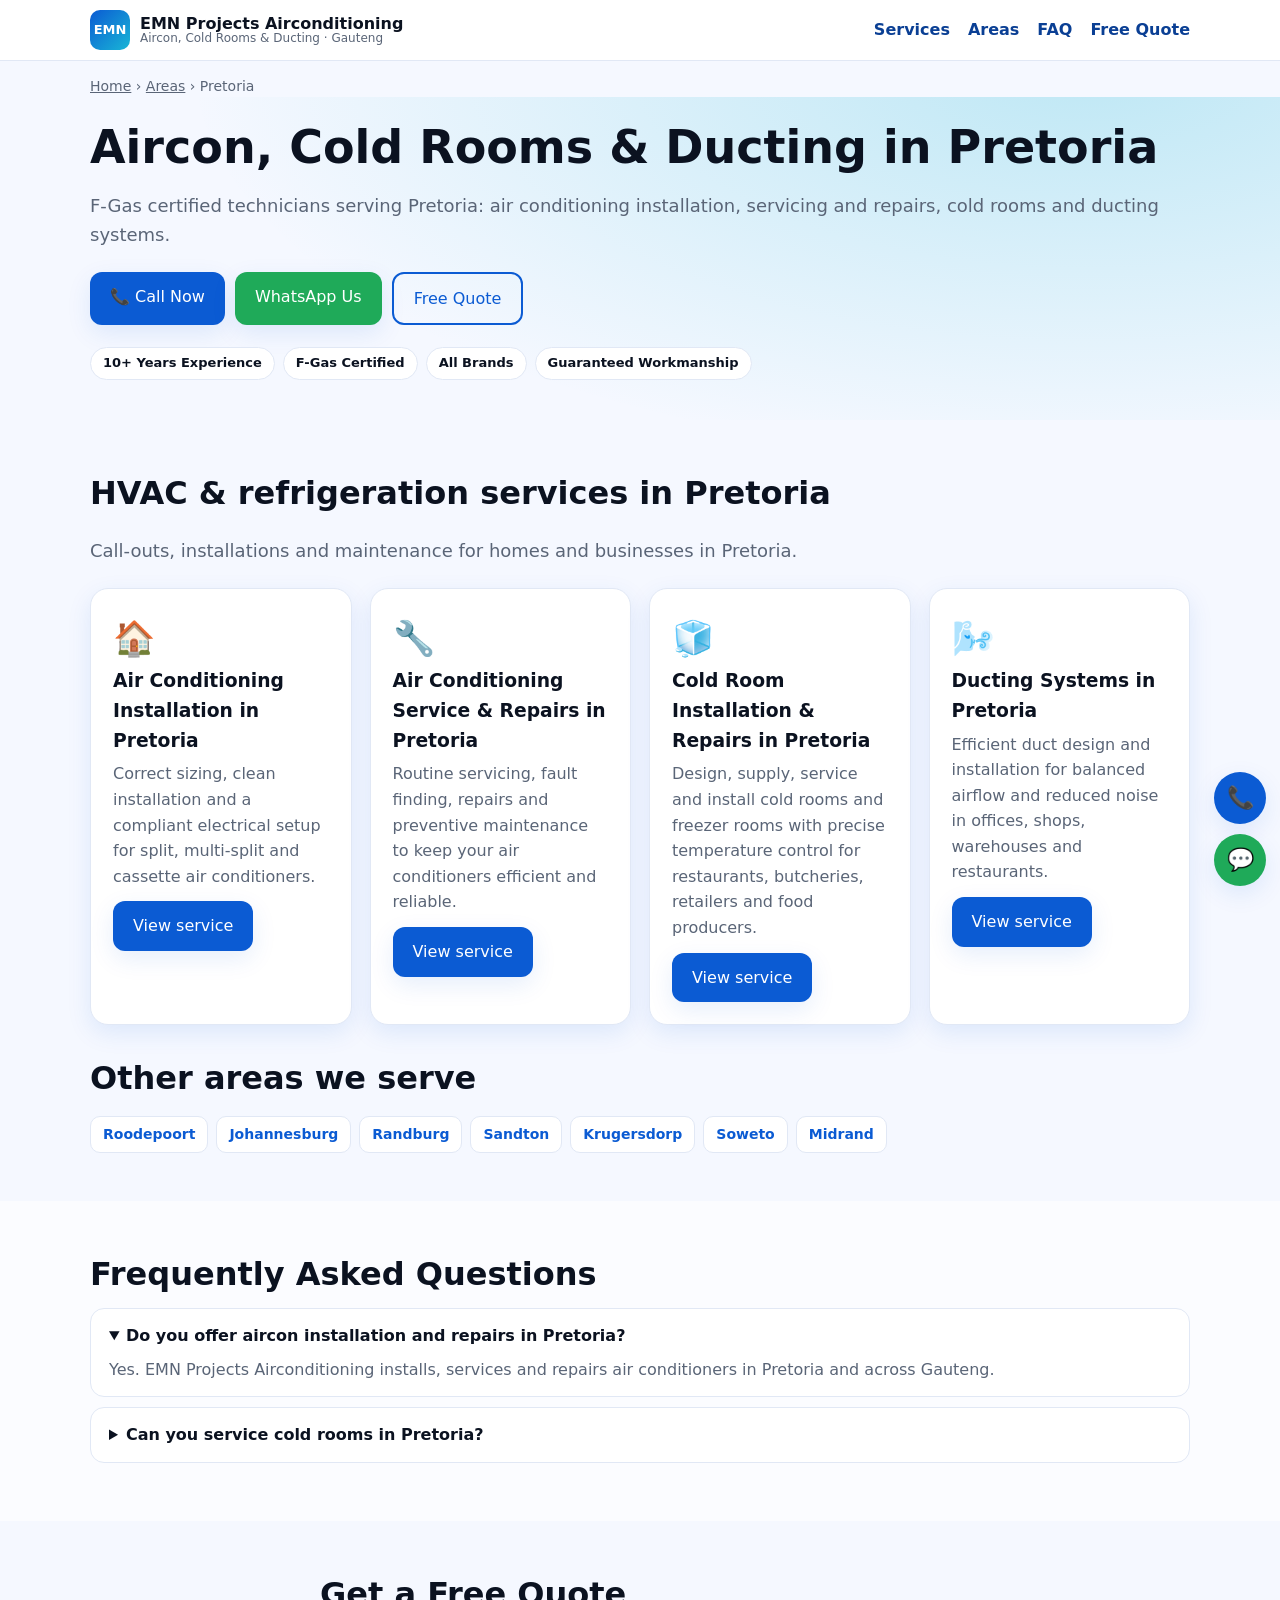
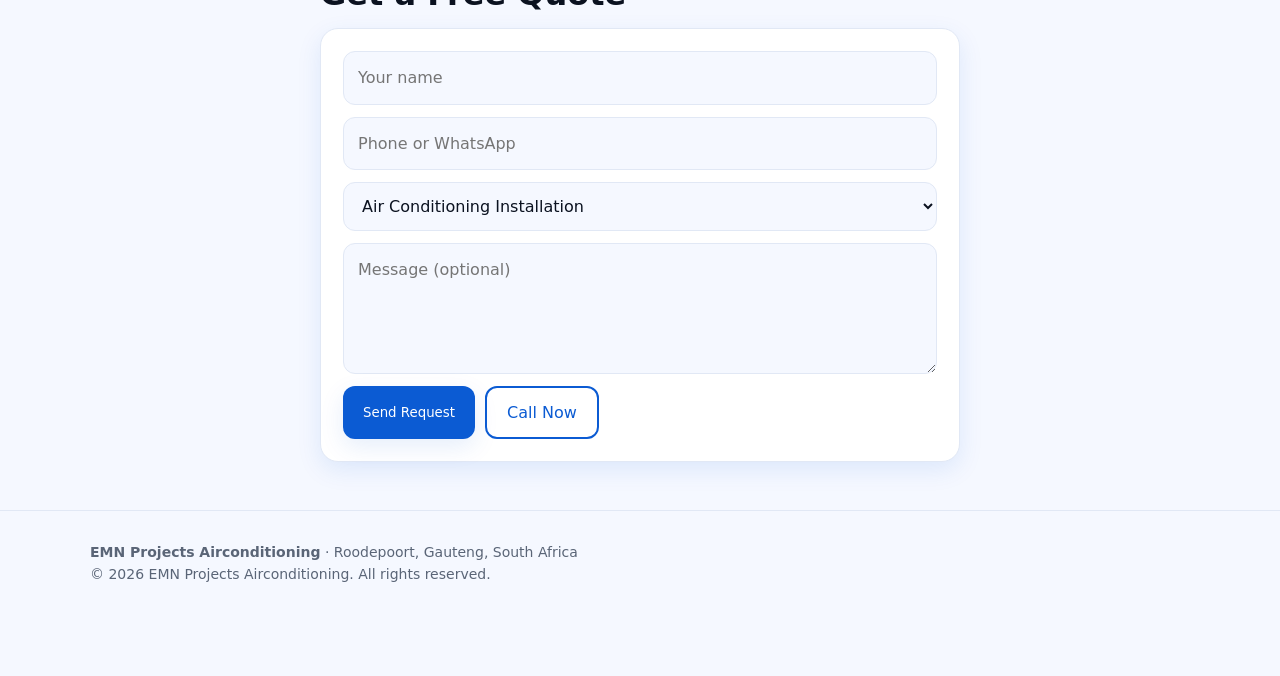
<file: public/areas/pretoria/index.html>
<!DOCTYPE html><html lang="en-ZA"><head><meta charset="utf-8"><meta name="viewport" content="width=device-width, initial-scale=1, viewport-fit=cover">
<title>Aircon, Cold Rooms & Ducting in Pretoria | EMN Projects Airconditioning</title><meta name="description" content="Aircon installation, servicing, cold rooms and ducting in Pretoria. F-Gas certified technicians, free quotes, same-day commercial response."><meta name="robots" content="index, follow, max-snippet:-1, max-image-preview:large">
<link rel="canonical" href="https://emnprojectsairconditioning.online/areas/pretoria/"><meta property="og:type" content="website"><meta property="og:locale" content="en_ZA"><meta property="og:title" content="Aircon, Cold Rooms & Ducting in Pretoria | EMN Projects Airconditioning"><meta property="og:description" content="Aircon installation, servicing, cold rooms and ducting in Pretoria. F-Gas certified technicians, free quotes, same-day commercial response."><meta property="og:url" content="https://emnprojectsairconditioning.online/areas/pretoria/">
<meta name="theme-color" content="#0b5bd3"><link rel="stylesheet" href="/assets/style.css"><script type="application/ld+json">{"@context": "https://schema.org", "@graph": [{"@type": ["HVACBusiness", "LocalBusiness"], "@id": "https://emnprojectsairconditioning.online/#business", "name": "EMN Projects Airconditioning", "url": "https://emnprojectsairconditioning.online/", "telephone": "+27000000000", "address": {"@type": "PostalAddress", "addressLocality": "Roodepoort", "addressRegion": "Gauteng", "addressCountry": "ZA"}}, {"@type": "WebPage", "name": "Aircon, Cold Rooms & Ducting in Pretoria | EMN Projects Airconditioning", "url": "https://emnprojectsairconditioning.online/areas/pretoria/", "description": "Aircon installation, servicing, cold rooms and ducting in Pretoria. F-Gas certified technicians, free quotes, same-day commercial response.", "isPartOf": {"@id": "https://emnprojectsairconditioning.online/#business"}}, {"@type": "BreadcrumbList", "itemListElement": [{"@type": "ListItem", "position": 1, "name": "Home", "item": "https://emnprojectsairconditioning.online/"}, {"@type": "ListItem", "position": 2, "name": "Areas", "item": "https://emnprojectsairconditioning.online/#areas"}, {"@type": "ListItem", "position": 3, "name": "Pretoria", "item": "https://emnprojectsairconditioning.online/areas/pretoria/"}]}, {"@type": "Service", "name": "HVAC & Refrigeration in Pretoria", "serviceType": "HVAC & Refrigeration", "provider": {"@id": "https://emnprojectsairconditioning.online/#business"}, "areaServed": {"@type": "City", "name": "Pretoria"}}, {"@type": "FAQPage", "mainEntity": [{"@type": "Question", "name": "Do you offer aircon installation and repairs in Pretoria?", "acceptedAnswer": {"@type": "Answer", "text": "Yes. EMN Projects Airconditioning installs, services and repairs air conditioners in Pretoria and across Gauteng."}}, {"@type": "Question", "name": "Can you service cold rooms in Pretoria?", "acceptedAnswer": {"@type": "Answer", "text": "Yes. We design, install and repair cold rooms and offer commercial emergency response in Pretoria."}}]}]}</script></head><body>
<header><div class="w nav"><a class="brand" href="/"><span class="logo">EMN</span><span>EMN Projects Airconditioning<small>Aircon, Cold Rooms &amp; Ducting · Gauteng</small></span></a>
<button class="menu" aria-label="Toggle menu" aria-expanded="false">☰</button><nav aria-label="Main"><ul><li><a href="/#services">Services</a></li><li><a href="/#areas">Areas</a></li><li><a href="/#faq">FAQ</a></li><li><a href="#quote">Free Quote</a></li></ul></nav></div></header><main><div class="w crumb"><a href="/">Home</a> › <a href="/#areas">Areas</a> › Pretoria</div><section class="hero" style="padding-top:24px"><div class="w"><h1>Aircon, Cold Rooms &amp; Ducting in Pretoria</h1><p class="lead">F-Gas certified technicians serving Pretoria: air conditioning installation, servicing and repairs, cold rooms and ducting systems.</p><div class="cta"><a class="btn" href="tel:+27000000000">📞 Call Now</a><a class="btn g" href="https://wa.me/27000000000">WhatsApp Us</a><a class="btn o" href="#quote">Free Quote</a></div><ul class="badges"><li>10+ Years Experience</li><li>F-Gas Certified</li><li>All Brands</li><li>Guaranteed Workmanship</li></ul></div></section><section><div class="w"><h2>HVAC &amp; refrigeration services in Pretoria</h2><p class="lead">Call-outs, installations and maintenance for homes and businesses in Pretoria.</p><div class="grid"><article class="card"><div class="ic">🏠</div><h3>Air Conditioning Installation in Pretoria</h3><p>Correct sizing, clean installation and a compliant electrical setup for split, multi-split and cassette air conditioners.</p><a class="btn" href="/services/air-conditioning-installation/">View service</a></article><article class="card"><div class="ic">🔧</div><h3>Air Conditioning Service & Repairs in Pretoria</h3><p>Routine servicing, fault finding, repairs and preventive maintenance to keep your air conditioners efficient and reliable.</p><a class="btn" href="/services/air-conditioning-service-repairs/">View service</a></article><article class="card"><div class="ic">🧊</div><h3>Cold Room Installation & Repairs in Pretoria</h3><p>Design, supply, service and install cold rooms and freezer rooms with precise temperature control for restaurants, butcheries, retailers and food producers.</p><a class="btn" href="/services/cold-rooms/">View service</a></article><article class="card"><div class="ic">🌬️</div><h3>Ducting Systems in Pretoria</h3><p>Efficient duct design and installation for balanced airflow and reduced noise in offices, shops, warehouses and restaurants.</p><a class="btn" href="/services/ducting-systems/">View service</a></article></div><h2 style="margin-top:28px">Other areas we serve</h2><div class="links"><a href="/areas/roodepoort/">Roodepoort</a><a href="/areas/johannesburg/">Johannesburg</a><a href="/areas/randburg/">Randburg</a><a href="/areas/sandton/">Sandton</a><a href="/areas/krugersdorp/">Krugersdorp</a><a href="/areas/soweto/">Soweto</a><a href="/areas/midrand/">Midrand</a></div></div></section><section class="alt"><div class="w"><h2>Frequently Asked Questions</h2><details open><summary>Do you offer aircon installation and repairs in Pretoria?</summary><p>Yes. EMN Projects Airconditioning installs, services and repairs air conditioners in Pretoria and across Gauteng.</p></details><details><summary>Can you service cold rooms in Pretoria?</summary><p>Yes. We design, install and repair cold rooms and offer commercial emergency response in Pretoria.</p></details></div></section><section id="quote"><div class="w" style="max-width:640px"><h2>Get a Free Quote</h2><form id="qf" class="card">
<input id="n" required placeholder="Your name" autocomplete="name" aria-label="Your name"><input id="p" required placeholder="Phone or WhatsApp" type="tel" autocomplete="tel" aria-label="Phone or WhatsApp">
<select id="s" aria-label="Service"><option>Air Conditioning Installation</option><option>Air Conditioning Service & Repairs</option><option>Cold Room Installation & Repairs</option><option>Ducting Systems</option><option>Other</option></select><textarea id="m" rows="4" placeholder="Message (optional)" aria-label="Message"></textarea>
<div class="cta" style="margin:0"><button class="btn" type="submit">Send Request</button><a class="btn o" href="tel:+27000000000">Call Now</a></div></form></div></section></main><footer><div class="w"><strong>EMN Projects Airconditioning</strong> · Roodepoort, Gauteng, South Africa<br>© <span id="y"></span> EMN Projects Airconditioning. All rights reserved.</div></footer>
<div class="fab"><a href="tel:+27000000000" aria-label="Call now">📞</a><a class="w2" href="https://wa.me/27000000000" rel="noopener" aria-label="WhatsApp">💬</a></div><script src="/assets/main.js" defer></script></body></html>
</file>
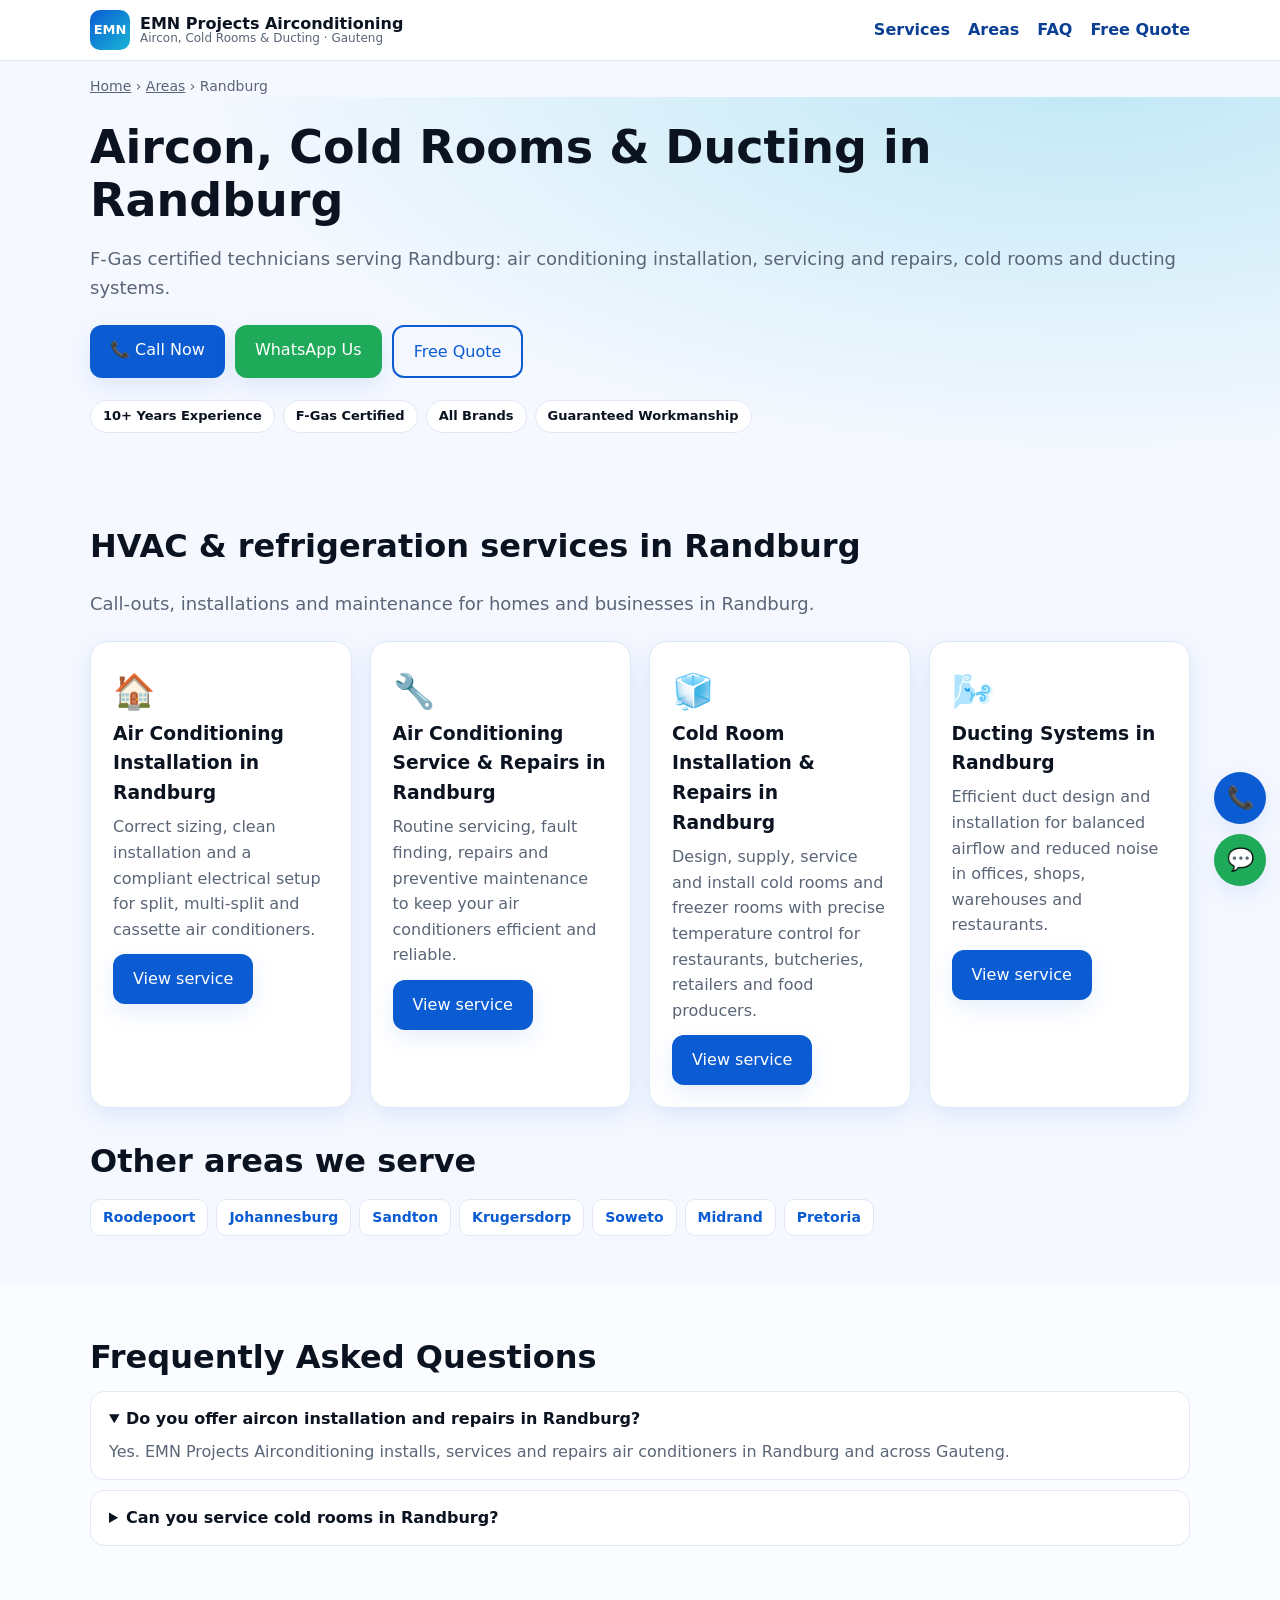
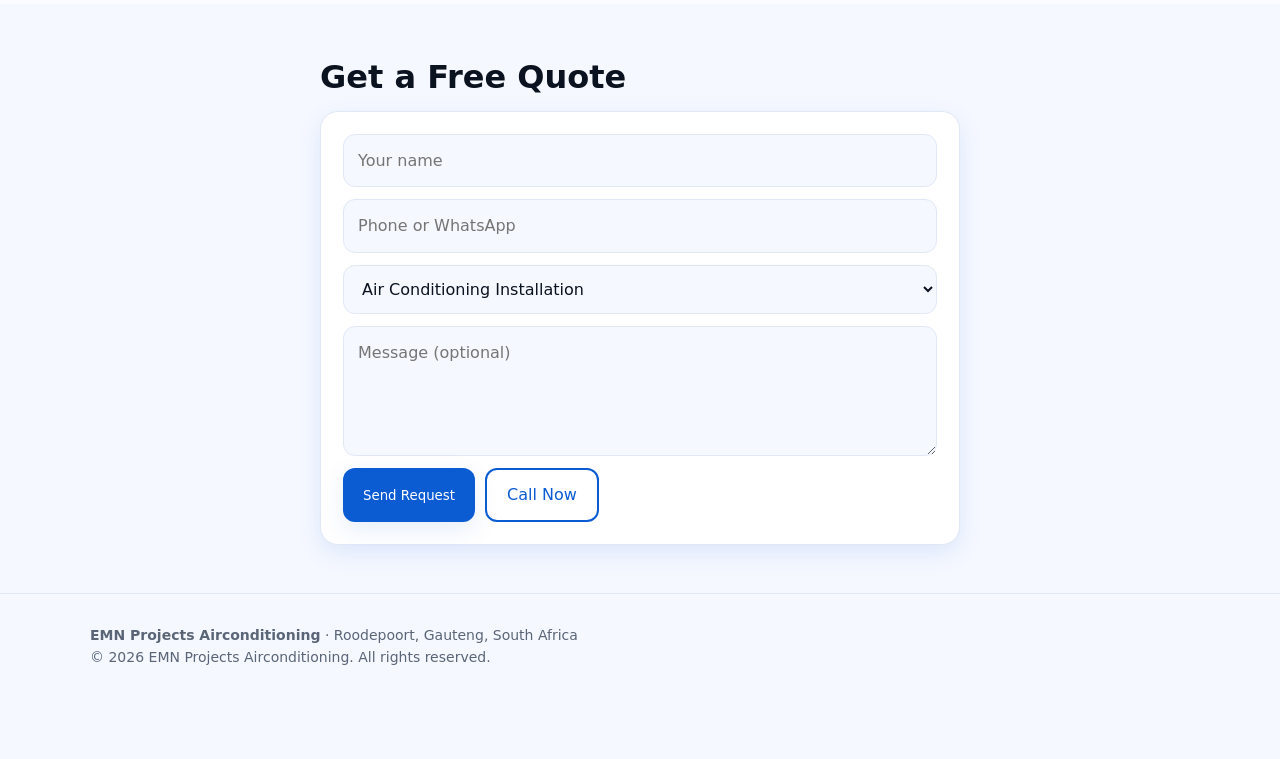
<file: public/areas/randburg/index.html>
<!DOCTYPE html><html lang="en-ZA"><head><meta charset="utf-8"><meta name="viewport" content="width=device-width, initial-scale=1, viewport-fit=cover">
<title>Aircon, Cold Rooms & Ducting in Randburg | EMN Projects Airconditioning</title><meta name="description" content="Aircon installation, servicing, cold rooms and ducting in Randburg. F-Gas certified technicians, free quotes, same-day commercial response."><meta name="robots" content="index, follow, max-snippet:-1, max-image-preview:large">
<link rel="canonical" href="https://emnprojectsairconditioning.online/areas/randburg/"><meta property="og:type" content="website"><meta property="og:locale" content="en_ZA"><meta property="og:title" content="Aircon, Cold Rooms & Ducting in Randburg | EMN Projects Airconditioning"><meta property="og:description" content="Aircon installation, servicing, cold rooms and ducting in Randburg. F-Gas certified technicians, free quotes, same-day commercial response."><meta property="og:url" content="https://emnprojectsairconditioning.online/areas/randburg/">
<meta name="theme-color" content="#0b5bd3"><link rel="stylesheet" href="/assets/style.css"><script type="application/ld+json">{"@context": "https://schema.org", "@graph": [{"@type": ["HVACBusiness", "LocalBusiness"], "@id": "https://emnprojectsairconditioning.online/#business", "name": "EMN Projects Airconditioning", "url": "https://emnprojectsairconditioning.online/", "telephone": "+27000000000", "address": {"@type": "PostalAddress", "addressLocality": "Roodepoort", "addressRegion": "Gauteng", "addressCountry": "ZA"}}, {"@type": "WebPage", "name": "Aircon, Cold Rooms & Ducting in Randburg | EMN Projects Airconditioning", "url": "https://emnprojectsairconditioning.online/areas/randburg/", "description": "Aircon installation, servicing, cold rooms and ducting in Randburg. F-Gas certified technicians, free quotes, same-day commercial response.", "isPartOf": {"@id": "https://emnprojectsairconditioning.online/#business"}}, {"@type": "BreadcrumbList", "itemListElement": [{"@type": "ListItem", "position": 1, "name": "Home", "item": "https://emnprojectsairconditioning.online/"}, {"@type": "ListItem", "position": 2, "name": "Areas", "item": "https://emnprojectsairconditioning.online/#areas"}, {"@type": "ListItem", "position": 3, "name": "Randburg", "item": "https://emnprojectsairconditioning.online/areas/randburg/"}]}, {"@type": "Service", "name": "HVAC & Refrigeration in Randburg", "serviceType": "HVAC & Refrigeration", "provider": {"@id": "https://emnprojectsairconditioning.online/#business"}, "areaServed": {"@type": "City", "name": "Randburg"}}, {"@type": "FAQPage", "mainEntity": [{"@type": "Question", "name": "Do you offer aircon installation and repairs in Randburg?", "acceptedAnswer": {"@type": "Answer", "text": "Yes. EMN Projects Airconditioning installs, services and repairs air conditioners in Randburg and across Gauteng."}}, {"@type": "Question", "name": "Can you service cold rooms in Randburg?", "acceptedAnswer": {"@type": "Answer", "text": "Yes. We design, install and repair cold rooms and offer commercial emergency response in Randburg."}}]}]}</script></head><body>
<header><div class="w nav"><a class="brand" href="/"><span class="logo">EMN</span><span>EMN Projects Airconditioning<small>Aircon, Cold Rooms &amp; Ducting · Gauteng</small></span></a>
<button class="menu" aria-label="Toggle menu" aria-expanded="false">☰</button><nav aria-label="Main"><ul><li><a href="/#services">Services</a></li><li><a href="/#areas">Areas</a></li><li><a href="/#faq">FAQ</a></li><li><a href="#quote">Free Quote</a></li></ul></nav></div></header><main><div class="w crumb"><a href="/">Home</a> › <a href="/#areas">Areas</a> › Randburg</div><section class="hero" style="padding-top:24px"><div class="w"><h1>Aircon, Cold Rooms &amp; Ducting in Randburg</h1><p class="lead">F-Gas certified technicians serving Randburg: air conditioning installation, servicing and repairs, cold rooms and ducting systems.</p><div class="cta"><a class="btn" href="tel:+27000000000">📞 Call Now</a><a class="btn g" href="https://wa.me/27000000000">WhatsApp Us</a><a class="btn o" href="#quote">Free Quote</a></div><ul class="badges"><li>10+ Years Experience</li><li>F-Gas Certified</li><li>All Brands</li><li>Guaranteed Workmanship</li></ul></div></section><section><div class="w"><h2>HVAC &amp; refrigeration services in Randburg</h2><p class="lead">Call-outs, installations and maintenance for homes and businesses in Randburg.</p><div class="grid"><article class="card"><div class="ic">🏠</div><h3>Air Conditioning Installation in Randburg</h3><p>Correct sizing, clean installation and a compliant electrical setup for split, multi-split and cassette air conditioners.</p><a class="btn" href="/services/air-conditioning-installation/">View service</a></article><article class="card"><div class="ic">🔧</div><h3>Air Conditioning Service & Repairs in Randburg</h3><p>Routine servicing, fault finding, repairs and preventive maintenance to keep your air conditioners efficient and reliable.</p><a class="btn" href="/services/air-conditioning-service-repairs/">View service</a></article><article class="card"><div class="ic">🧊</div><h3>Cold Room Installation & Repairs in Randburg</h3><p>Design, supply, service and install cold rooms and freezer rooms with precise temperature control for restaurants, butcheries, retailers and food producers.</p><a class="btn" href="/services/cold-rooms/">View service</a></article><article class="card"><div class="ic">🌬️</div><h3>Ducting Systems in Randburg</h3><p>Efficient duct design and installation for balanced airflow and reduced noise in offices, shops, warehouses and restaurants.</p><a class="btn" href="/services/ducting-systems/">View service</a></article></div><h2 style="margin-top:28px">Other areas we serve</h2><div class="links"><a href="/areas/roodepoort/">Roodepoort</a><a href="/areas/johannesburg/">Johannesburg</a><a href="/areas/sandton/">Sandton</a><a href="/areas/krugersdorp/">Krugersdorp</a><a href="/areas/soweto/">Soweto</a><a href="/areas/midrand/">Midrand</a><a href="/areas/pretoria/">Pretoria</a></div></div></section><section class="alt"><div class="w"><h2>Frequently Asked Questions</h2><details open><summary>Do you offer aircon installation and repairs in Randburg?</summary><p>Yes. EMN Projects Airconditioning installs, services and repairs air conditioners in Randburg and across Gauteng.</p></details><details><summary>Can you service cold rooms in Randburg?</summary><p>Yes. We design, install and repair cold rooms and offer commercial emergency response in Randburg.</p></details></div></section><section id="quote"><div class="w" style="max-width:640px"><h2>Get a Free Quote</h2><form id="qf" class="card">
<input id="n" required placeholder="Your name" autocomplete="name" aria-label="Your name"><input id="p" required placeholder="Phone or WhatsApp" type="tel" autocomplete="tel" aria-label="Phone or WhatsApp">
<select id="s" aria-label="Service"><option>Air Conditioning Installation</option><option>Air Conditioning Service & Repairs</option><option>Cold Room Installation & Repairs</option><option>Ducting Systems</option><option>Other</option></select><textarea id="m" rows="4" placeholder="Message (optional)" aria-label="Message"></textarea>
<div class="cta" style="margin:0"><button class="btn" type="submit">Send Request</button><a class="btn o" href="tel:+27000000000">Call Now</a></div></form></div></section></main><footer><div class="w"><strong>EMN Projects Airconditioning</strong> · Roodepoort, Gauteng, South Africa<br>© <span id="y"></span> EMN Projects Airconditioning. All rights reserved.</div></footer>
<div class="fab"><a href="tel:+27000000000" aria-label="Call now">📞</a><a class="w2" href="https://wa.me/27000000000" rel="noopener" aria-label="WhatsApp">💬</a></div><script src="/assets/main.js" defer></script></body></html>
</file>
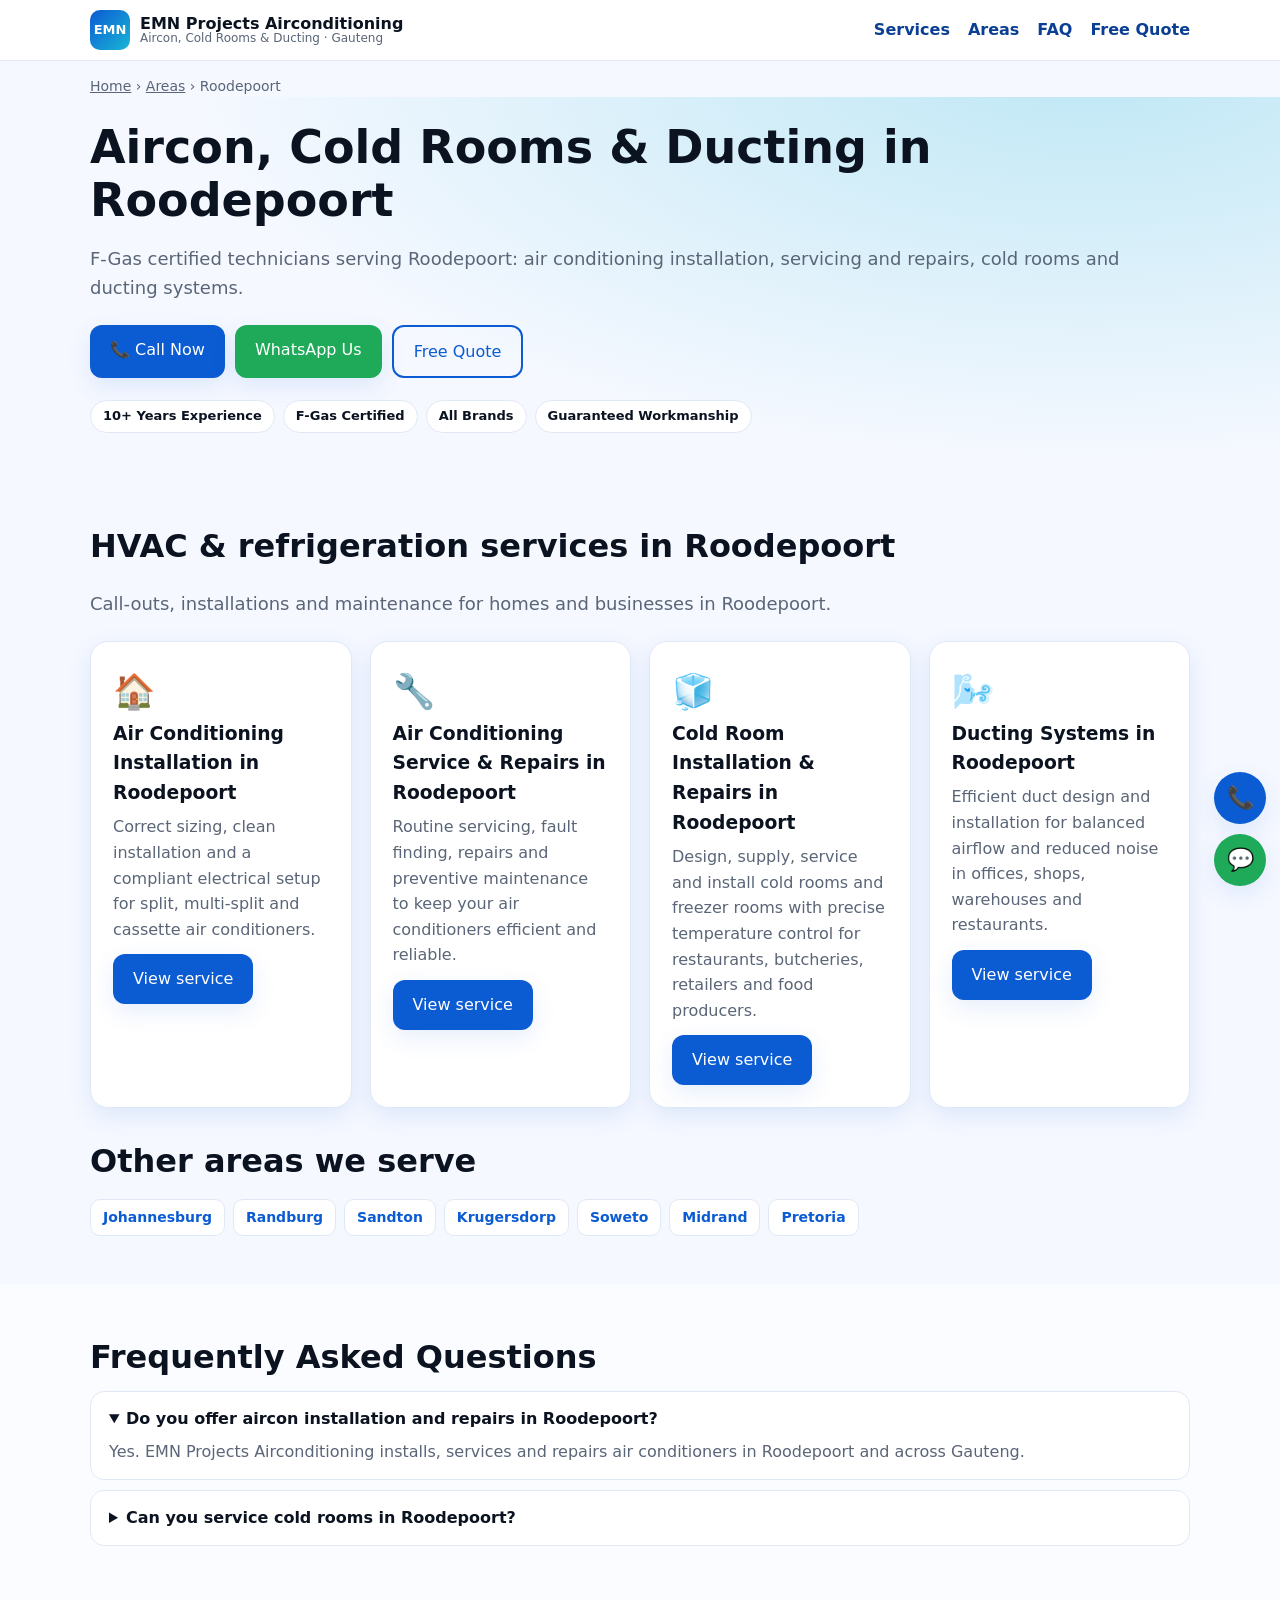
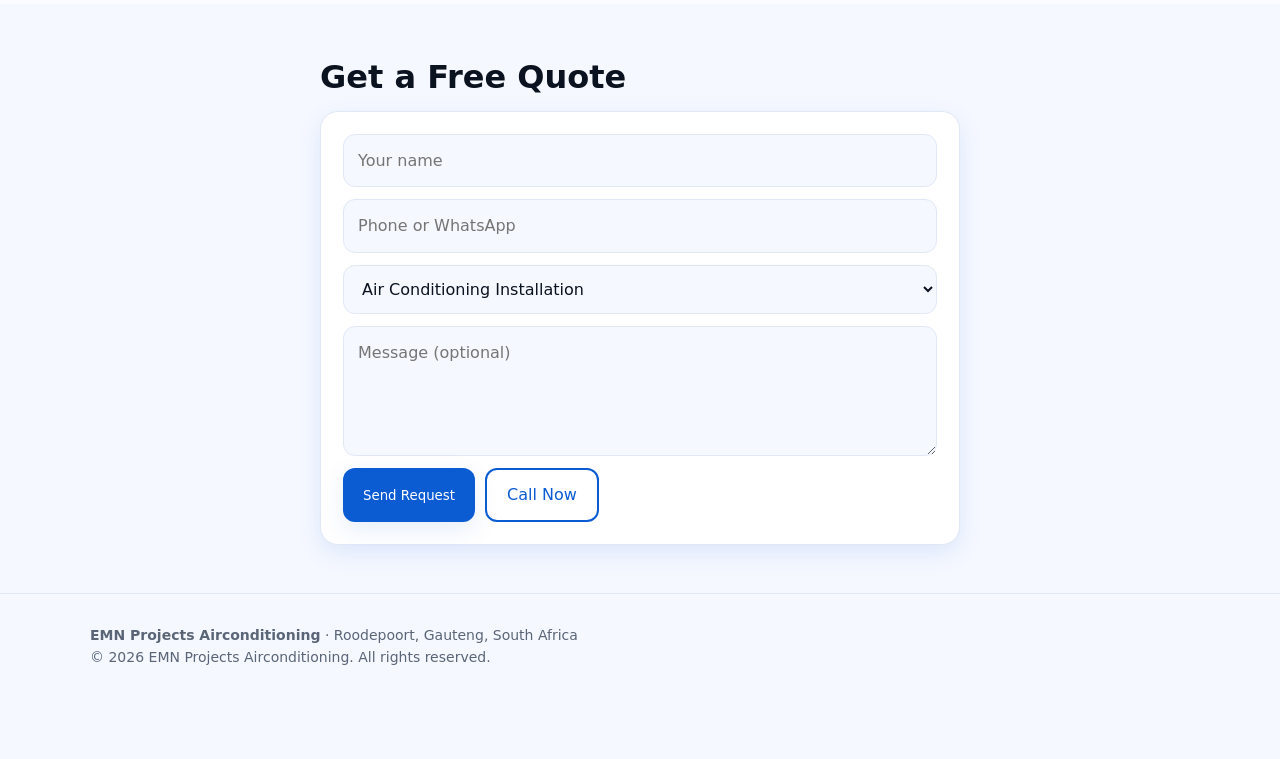
<file: public/areas/roodepoort/index.html>
<!DOCTYPE html><html lang="en-ZA"><head><meta charset="utf-8"><meta name="viewport" content="width=device-width, initial-scale=1, viewport-fit=cover">
<title>Aircon, Cold Rooms & Ducting in Roodepoort | EMN Projects Airconditioning</title><meta name="description" content="Aircon installation, servicing, cold rooms and ducting in Roodepoort. F-Gas certified technicians, free quotes, same-day commercial response."><meta name="robots" content="index, follow, max-snippet:-1, max-image-preview:large">
<link rel="canonical" href="https://emnprojectsairconditioning.online/areas/roodepoort/"><meta property="og:type" content="website"><meta property="og:locale" content="en_ZA"><meta property="og:title" content="Aircon, Cold Rooms & Ducting in Roodepoort | EMN Projects Airconditioning"><meta property="og:description" content="Aircon installation, servicing, cold rooms and ducting in Roodepoort. F-Gas certified technicians, free quotes, same-day commercial response."><meta property="og:url" content="https://emnprojectsairconditioning.online/areas/roodepoort/">
<meta name="theme-color" content="#0b5bd3"><link rel="stylesheet" href="/assets/style.css"><script type="application/ld+json">{"@context": "https://schema.org", "@graph": [{"@type": ["HVACBusiness", "LocalBusiness"], "@id": "https://emnprojectsairconditioning.online/#business", "name": "EMN Projects Airconditioning", "url": "https://emnprojectsairconditioning.online/", "telephone": "+27000000000", "address": {"@type": "PostalAddress", "addressLocality": "Roodepoort", "addressRegion": "Gauteng", "addressCountry": "ZA"}}, {"@type": "WebPage", "name": "Aircon, Cold Rooms & Ducting in Roodepoort | EMN Projects Airconditioning", "url": "https://emnprojectsairconditioning.online/areas/roodepoort/", "description": "Aircon installation, servicing, cold rooms and ducting in Roodepoort. F-Gas certified technicians, free quotes, same-day commercial response.", "isPartOf": {"@id": "https://emnprojectsairconditioning.online/#business"}}, {"@type": "BreadcrumbList", "itemListElement": [{"@type": "ListItem", "position": 1, "name": "Home", "item": "https://emnprojectsairconditioning.online/"}, {"@type": "ListItem", "position": 2, "name": "Areas", "item": "https://emnprojectsairconditioning.online/#areas"}, {"@type": "ListItem", "position": 3, "name": "Roodepoort", "item": "https://emnprojectsairconditioning.online/areas/roodepoort/"}]}, {"@type": "Service", "name": "HVAC & Refrigeration in Roodepoort", "serviceType": "HVAC & Refrigeration", "provider": {"@id": "https://emnprojectsairconditioning.online/#business"}, "areaServed": {"@type": "City", "name": "Roodepoort"}}, {"@type": "FAQPage", "mainEntity": [{"@type": "Question", "name": "Do you offer aircon installation and repairs in Roodepoort?", "acceptedAnswer": {"@type": "Answer", "text": "Yes. EMN Projects Airconditioning installs, services and repairs air conditioners in Roodepoort and across Gauteng."}}, {"@type": "Question", "name": "Can you service cold rooms in Roodepoort?", "acceptedAnswer": {"@type": "Answer", "text": "Yes. We design, install and repair cold rooms and offer commercial emergency response in Roodepoort."}}]}]}</script></head><body>
<header><div class="w nav"><a class="brand" href="/"><span class="logo">EMN</span><span>EMN Projects Airconditioning<small>Aircon, Cold Rooms &amp; Ducting · Gauteng</small></span></a>
<button class="menu" aria-label="Toggle menu" aria-expanded="false">☰</button><nav aria-label="Main"><ul><li><a href="/#services">Services</a></li><li><a href="/#areas">Areas</a></li><li><a href="/#faq">FAQ</a></li><li><a href="#quote">Free Quote</a></li></ul></nav></div></header><main><div class="w crumb"><a href="/">Home</a> › <a href="/#areas">Areas</a> › Roodepoort</div><section class="hero" style="padding-top:24px"><div class="w"><h1>Aircon, Cold Rooms &amp; Ducting in Roodepoort</h1><p class="lead">F-Gas certified technicians serving Roodepoort: air conditioning installation, servicing and repairs, cold rooms and ducting systems.</p><div class="cta"><a class="btn" href="tel:+27000000000">📞 Call Now</a><a class="btn g" href="https://wa.me/27000000000">WhatsApp Us</a><a class="btn o" href="#quote">Free Quote</a></div><ul class="badges"><li>10+ Years Experience</li><li>F-Gas Certified</li><li>All Brands</li><li>Guaranteed Workmanship</li></ul></div></section><section><div class="w"><h2>HVAC &amp; refrigeration services in Roodepoort</h2><p class="lead">Call-outs, installations and maintenance for homes and businesses in Roodepoort.</p><div class="grid"><article class="card"><div class="ic">🏠</div><h3>Air Conditioning Installation in Roodepoort</h3><p>Correct sizing, clean installation and a compliant electrical setup for split, multi-split and cassette air conditioners.</p><a class="btn" href="/services/air-conditioning-installation/">View service</a></article><article class="card"><div class="ic">🔧</div><h3>Air Conditioning Service & Repairs in Roodepoort</h3><p>Routine servicing, fault finding, repairs and preventive maintenance to keep your air conditioners efficient and reliable.</p><a class="btn" href="/services/air-conditioning-service-repairs/">View service</a></article><article class="card"><div class="ic">🧊</div><h3>Cold Room Installation & Repairs in Roodepoort</h3><p>Design, supply, service and install cold rooms and freezer rooms with precise temperature control for restaurants, butcheries, retailers and food producers.</p><a class="btn" href="/services/cold-rooms/">View service</a></article><article class="card"><div class="ic">🌬️</div><h3>Ducting Systems in Roodepoort</h3><p>Efficient duct design and installation for balanced airflow and reduced noise in offices, shops, warehouses and restaurants.</p><a class="btn" href="/services/ducting-systems/">View service</a></article></div><h2 style="margin-top:28px">Other areas we serve</h2><div class="links"><a href="/areas/johannesburg/">Johannesburg</a><a href="/areas/randburg/">Randburg</a><a href="/areas/sandton/">Sandton</a><a href="/areas/krugersdorp/">Krugersdorp</a><a href="/areas/soweto/">Soweto</a><a href="/areas/midrand/">Midrand</a><a href="/areas/pretoria/">Pretoria</a></div></div></section><section class="alt"><div class="w"><h2>Frequently Asked Questions</h2><details open><summary>Do you offer aircon installation and repairs in Roodepoort?</summary><p>Yes. EMN Projects Airconditioning installs, services and repairs air conditioners in Roodepoort and across Gauteng.</p></details><details><summary>Can you service cold rooms in Roodepoort?</summary><p>Yes. We design, install and repair cold rooms and offer commercial emergency response in Roodepoort.</p></details></div></section><section id="quote"><div class="w" style="max-width:640px"><h2>Get a Free Quote</h2><form id="qf" class="card">
<input id="n" required placeholder="Your name" autocomplete="name" aria-label="Your name"><input id="p" required placeholder="Phone or WhatsApp" type="tel" autocomplete="tel" aria-label="Phone or WhatsApp">
<select id="s" aria-label="Service"><option>Air Conditioning Installation</option><option>Air Conditioning Service & Repairs</option><option>Cold Room Installation & Repairs</option><option>Ducting Systems</option><option>Other</option></select><textarea id="m" rows="4" placeholder="Message (optional)" aria-label="Message"></textarea>
<div class="cta" style="margin:0"><button class="btn" type="submit">Send Request</button><a class="btn o" href="tel:+27000000000">Call Now</a></div></form></div></section></main><footer><div class="w"><strong>EMN Projects Airconditioning</strong> · Roodepoort, Gauteng, South Africa<br>© <span id="y"></span> EMN Projects Airconditioning. All rights reserved.</div></footer>
<div class="fab"><a href="tel:+27000000000" aria-label="Call now">📞</a><a class="w2" href="https://wa.me/27000000000" rel="noopener" aria-label="WhatsApp">💬</a></div><script src="/assets/main.js" defer></script></body></html>
</file>
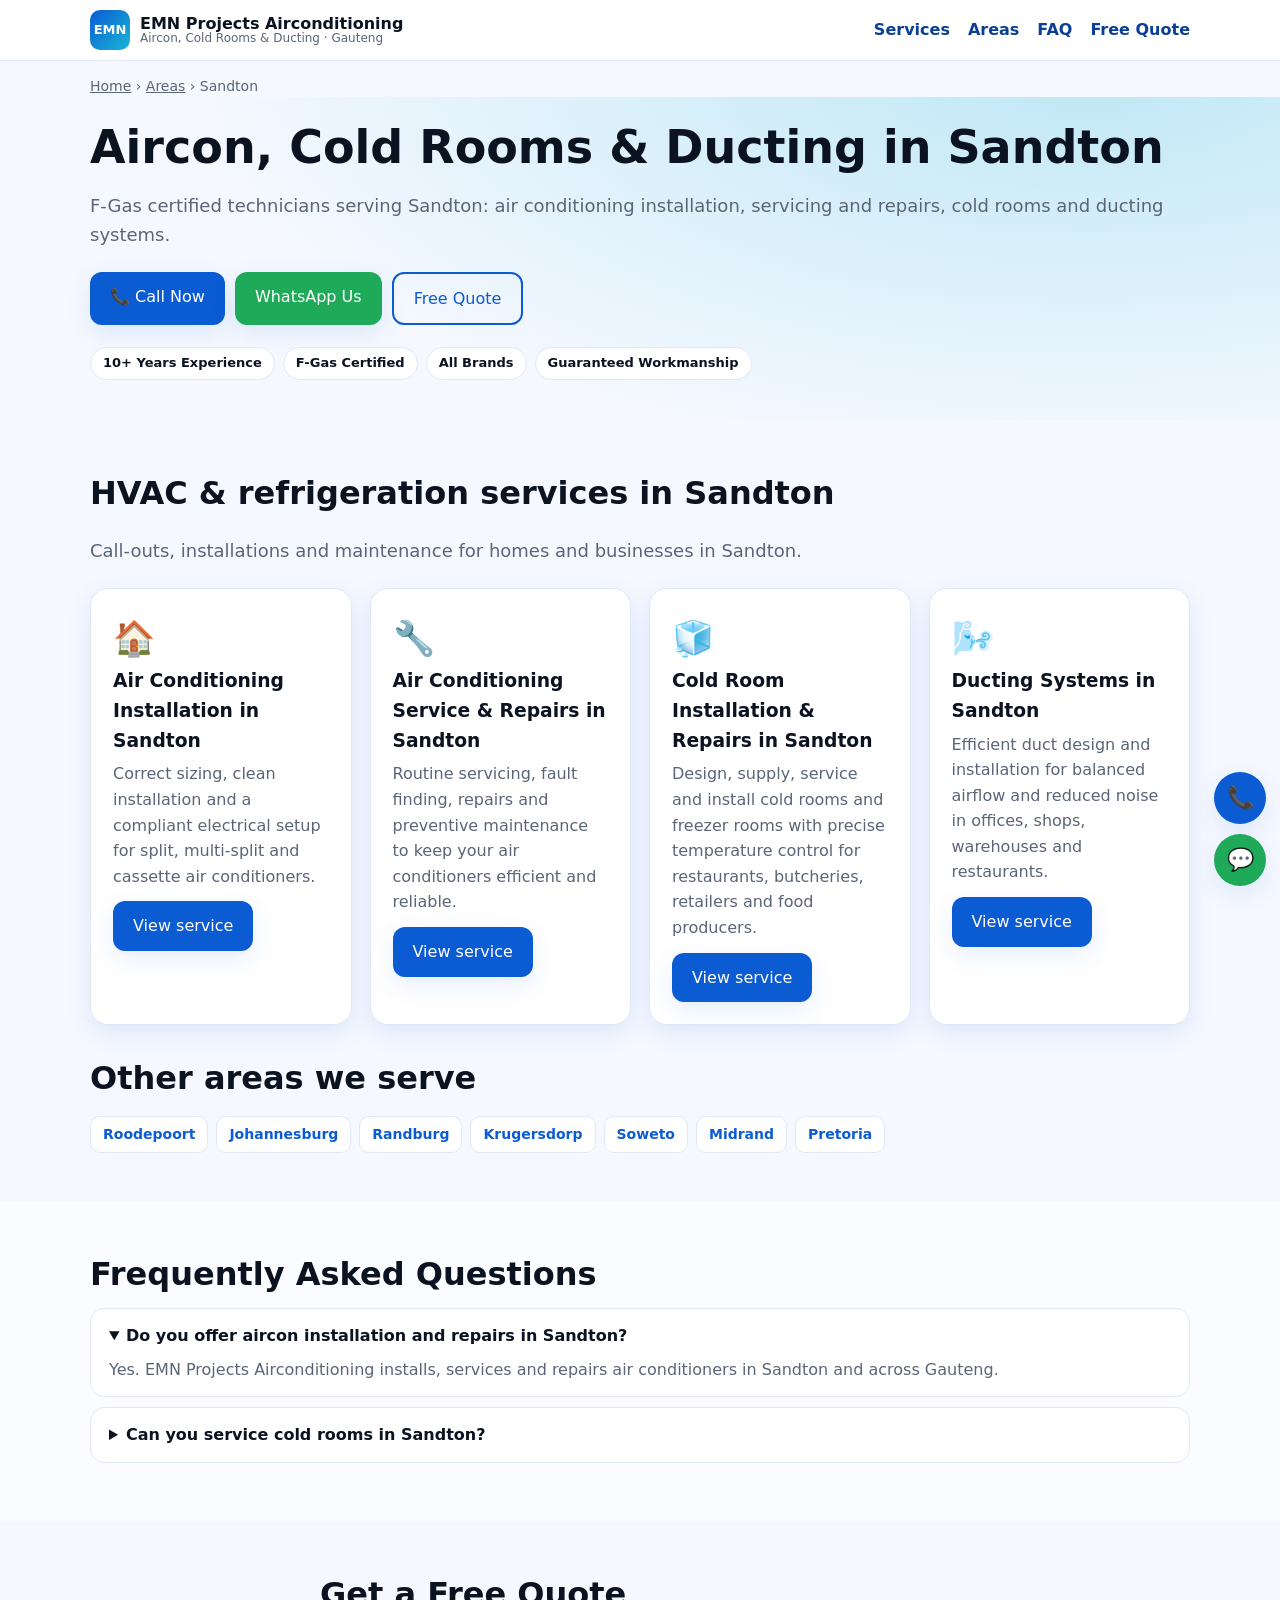
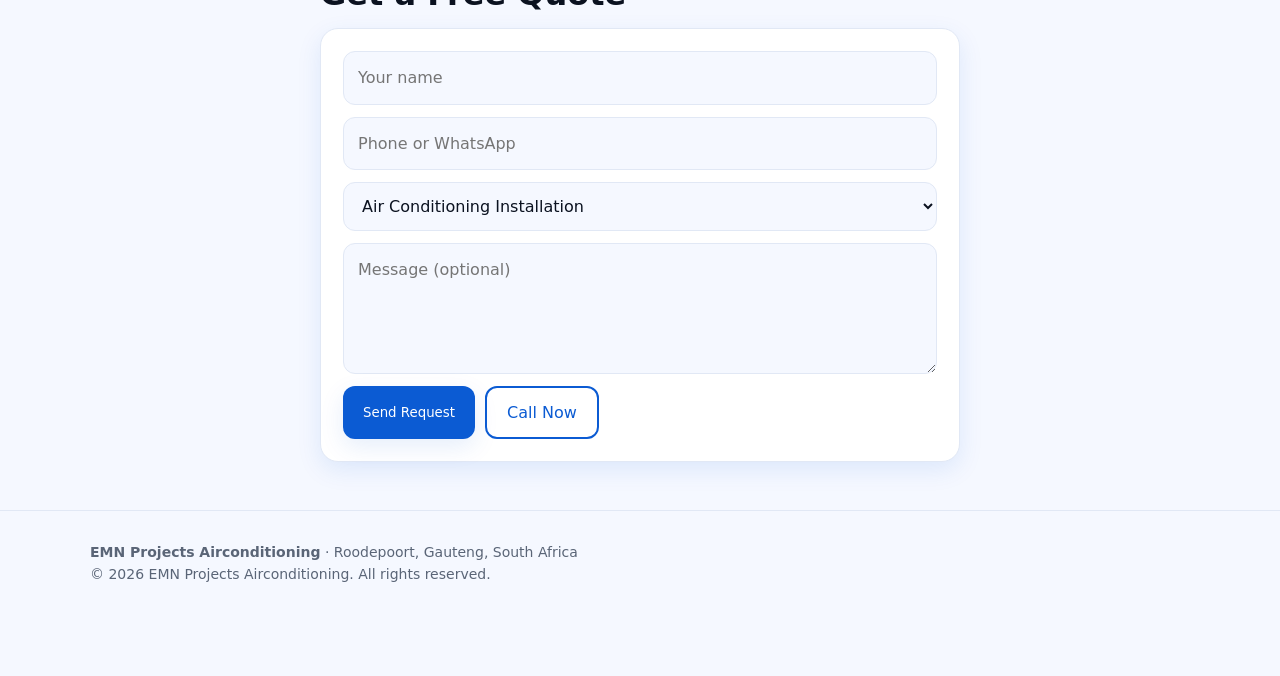
<file: public/areas/sandton/index.html>
<!DOCTYPE html><html lang="en-ZA"><head><meta charset="utf-8"><meta name="viewport" content="width=device-width, initial-scale=1, viewport-fit=cover">
<title>Aircon, Cold Rooms & Ducting in Sandton | EMN Projects Airconditioning</title><meta name="description" content="Aircon installation, servicing, cold rooms and ducting in Sandton. F-Gas certified technicians, free quotes, same-day commercial response."><meta name="robots" content="index, follow, max-snippet:-1, max-image-preview:large">
<link rel="canonical" href="https://emnprojectsairconditioning.online/areas/sandton/"><meta property="og:type" content="website"><meta property="og:locale" content="en_ZA"><meta property="og:title" content="Aircon, Cold Rooms & Ducting in Sandton | EMN Projects Airconditioning"><meta property="og:description" content="Aircon installation, servicing, cold rooms and ducting in Sandton. F-Gas certified technicians, free quotes, same-day commercial response."><meta property="og:url" content="https://emnprojectsairconditioning.online/areas/sandton/">
<meta name="theme-color" content="#0b5bd3"><link rel="stylesheet" href="/assets/style.css"><script type="application/ld+json">{"@context": "https://schema.org", "@graph": [{"@type": ["HVACBusiness", "LocalBusiness"], "@id": "https://emnprojectsairconditioning.online/#business", "name": "EMN Projects Airconditioning", "url": "https://emnprojectsairconditioning.online/", "telephone": "+27000000000", "address": {"@type": "PostalAddress", "addressLocality": "Roodepoort", "addressRegion": "Gauteng", "addressCountry": "ZA"}}, {"@type": "WebPage", "name": "Aircon, Cold Rooms & Ducting in Sandton | EMN Projects Airconditioning", "url": "https://emnprojectsairconditioning.online/areas/sandton/", "description": "Aircon installation, servicing, cold rooms and ducting in Sandton. F-Gas certified technicians, free quotes, same-day commercial response.", "isPartOf": {"@id": "https://emnprojectsairconditioning.online/#business"}}, {"@type": "BreadcrumbList", "itemListElement": [{"@type": "ListItem", "position": 1, "name": "Home", "item": "https://emnprojectsairconditioning.online/"}, {"@type": "ListItem", "position": 2, "name": "Areas", "item": "https://emnprojectsairconditioning.online/#areas"}, {"@type": "ListItem", "position": 3, "name": "Sandton", "item": "https://emnprojectsairconditioning.online/areas/sandton/"}]}, {"@type": "Service", "name": "HVAC & Refrigeration in Sandton", "serviceType": "HVAC & Refrigeration", "provider": {"@id": "https://emnprojectsairconditioning.online/#business"}, "areaServed": {"@type": "City", "name": "Sandton"}}, {"@type": "FAQPage", "mainEntity": [{"@type": "Question", "name": "Do you offer aircon installation and repairs in Sandton?", "acceptedAnswer": {"@type": "Answer", "text": "Yes. EMN Projects Airconditioning installs, services and repairs air conditioners in Sandton and across Gauteng."}}, {"@type": "Question", "name": "Can you service cold rooms in Sandton?", "acceptedAnswer": {"@type": "Answer", "text": "Yes. We design, install and repair cold rooms and offer commercial emergency response in Sandton."}}]}]}</script></head><body>
<header><div class="w nav"><a class="brand" href="/"><span class="logo">EMN</span><span>EMN Projects Airconditioning<small>Aircon, Cold Rooms &amp; Ducting · Gauteng</small></span></a>
<button class="menu" aria-label="Toggle menu" aria-expanded="false">☰</button><nav aria-label="Main"><ul><li><a href="/#services">Services</a></li><li><a href="/#areas">Areas</a></li><li><a href="/#faq">FAQ</a></li><li><a href="#quote">Free Quote</a></li></ul></nav></div></header><main><div class="w crumb"><a href="/">Home</a> › <a href="/#areas">Areas</a> › Sandton</div><section class="hero" style="padding-top:24px"><div class="w"><h1>Aircon, Cold Rooms &amp; Ducting in Sandton</h1><p class="lead">F-Gas certified technicians serving Sandton: air conditioning installation, servicing and repairs, cold rooms and ducting systems.</p><div class="cta"><a class="btn" href="tel:+27000000000">📞 Call Now</a><a class="btn g" href="https://wa.me/27000000000">WhatsApp Us</a><a class="btn o" href="#quote">Free Quote</a></div><ul class="badges"><li>10+ Years Experience</li><li>F-Gas Certified</li><li>All Brands</li><li>Guaranteed Workmanship</li></ul></div></section><section><div class="w"><h2>HVAC &amp; refrigeration services in Sandton</h2><p class="lead">Call-outs, installations and maintenance for homes and businesses in Sandton.</p><div class="grid"><article class="card"><div class="ic">🏠</div><h3>Air Conditioning Installation in Sandton</h3><p>Correct sizing, clean installation and a compliant electrical setup for split, multi-split and cassette air conditioners.</p><a class="btn" href="/services/air-conditioning-installation/">View service</a></article><article class="card"><div class="ic">🔧</div><h3>Air Conditioning Service & Repairs in Sandton</h3><p>Routine servicing, fault finding, repairs and preventive maintenance to keep your air conditioners efficient and reliable.</p><a class="btn" href="/services/air-conditioning-service-repairs/">View service</a></article><article class="card"><div class="ic">🧊</div><h3>Cold Room Installation & Repairs in Sandton</h3><p>Design, supply, service and install cold rooms and freezer rooms with precise temperature control for restaurants, butcheries, retailers and food producers.</p><a class="btn" href="/services/cold-rooms/">View service</a></article><article class="card"><div class="ic">🌬️</div><h3>Ducting Systems in Sandton</h3><p>Efficient duct design and installation for balanced airflow and reduced noise in offices, shops, warehouses and restaurants.</p><a class="btn" href="/services/ducting-systems/">View service</a></article></div><h2 style="margin-top:28px">Other areas we serve</h2><div class="links"><a href="/areas/roodepoort/">Roodepoort</a><a href="/areas/johannesburg/">Johannesburg</a><a href="/areas/randburg/">Randburg</a><a href="/areas/krugersdorp/">Krugersdorp</a><a href="/areas/soweto/">Soweto</a><a href="/areas/midrand/">Midrand</a><a href="/areas/pretoria/">Pretoria</a></div></div></section><section class="alt"><div class="w"><h2>Frequently Asked Questions</h2><details open><summary>Do you offer aircon installation and repairs in Sandton?</summary><p>Yes. EMN Projects Airconditioning installs, services and repairs air conditioners in Sandton and across Gauteng.</p></details><details><summary>Can you service cold rooms in Sandton?</summary><p>Yes. We design, install and repair cold rooms and offer commercial emergency response in Sandton.</p></details></div></section><section id="quote"><div class="w" style="max-width:640px"><h2>Get a Free Quote</h2><form id="qf" class="card">
<input id="n" required placeholder="Your name" autocomplete="name" aria-label="Your name"><input id="p" required placeholder="Phone or WhatsApp" type="tel" autocomplete="tel" aria-label="Phone or WhatsApp">
<select id="s" aria-label="Service"><option>Air Conditioning Installation</option><option>Air Conditioning Service & Repairs</option><option>Cold Room Installation & Repairs</option><option>Ducting Systems</option><option>Other</option></select><textarea id="m" rows="4" placeholder="Message (optional)" aria-label="Message"></textarea>
<div class="cta" style="margin:0"><button class="btn" type="submit">Send Request</button><a class="btn o" href="tel:+27000000000">Call Now</a></div></form></div></section></main><footer><div class="w"><strong>EMN Projects Airconditioning</strong> · Roodepoort, Gauteng, South Africa<br>© <span id="y"></span> EMN Projects Airconditioning. All rights reserved.</div></footer>
<div class="fab"><a href="tel:+27000000000" aria-label="Call now">📞</a><a class="w2" href="https://wa.me/27000000000" rel="noopener" aria-label="WhatsApp">💬</a></div><script src="/assets/main.js" defer></script></body></html>
</file>
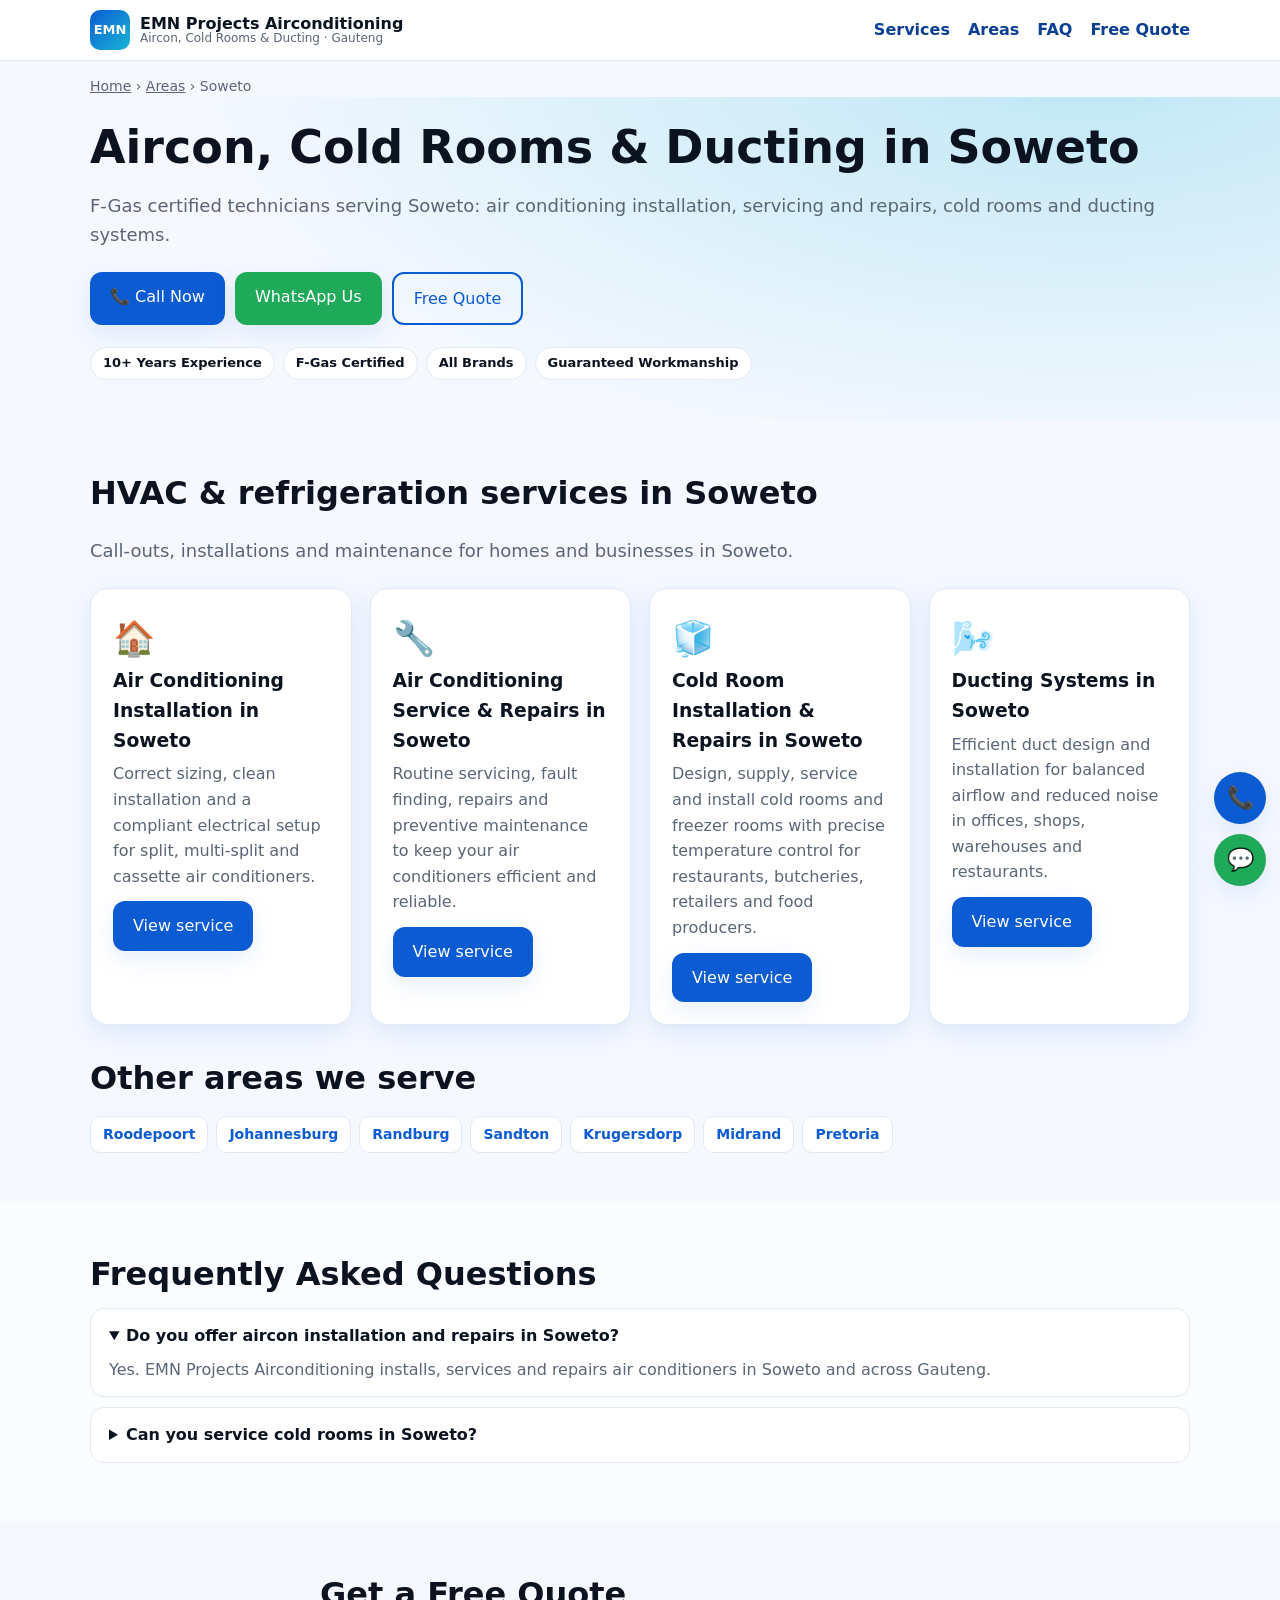
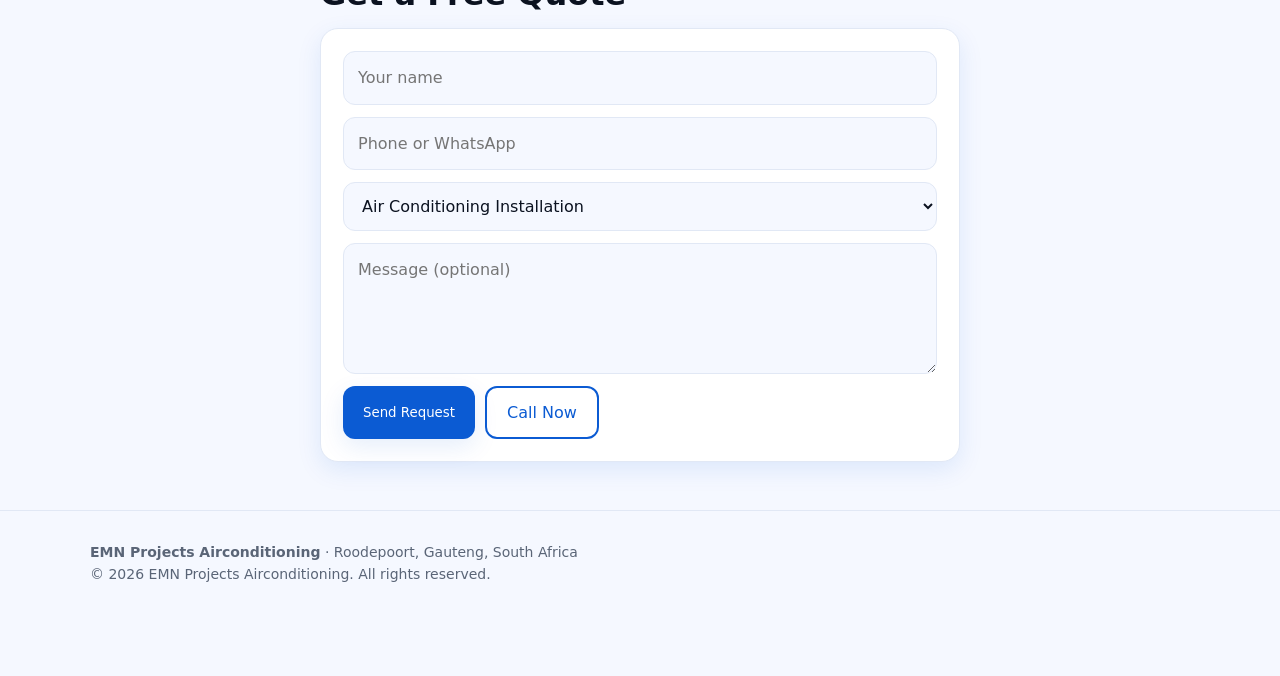
<file: public/areas/soweto/index.html>
<!DOCTYPE html><html lang="en-ZA"><head><meta charset="utf-8"><meta name="viewport" content="width=device-width, initial-scale=1, viewport-fit=cover">
<title>Aircon, Cold Rooms & Ducting in Soweto | EMN Projects Airconditioning</title><meta name="description" content="Aircon installation, servicing, cold rooms and ducting in Soweto. F-Gas certified technicians, free quotes, same-day commercial response."><meta name="robots" content="index, follow, max-snippet:-1, max-image-preview:large">
<link rel="canonical" href="https://emnprojectsairconditioning.online/areas/soweto/"><meta property="og:type" content="website"><meta property="og:locale" content="en_ZA"><meta property="og:title" content="Aircon, Cold Rooms & Ducting in Soweto | EMN Projects Airconditioning"><meta property="og:description" content="Aircon installation, servicing, cold rooms and ducting in Soweto. F-Gas certified technicians, free quotes, same-day commercial response."><meta property="og:url" content="https://emnprojectsairconditioning.online/areas/soweto/">
<meta name="theme-color" content="#0b5bd3"><link rel="stylesheet" href="/assets/style.css"><script type="application/ld+json">{"@context": "https://schema.org", "@graph": [{"@type": ["HVACBusiness", "LocalBusiness"], "@id": "https://emnprojectsairconditioning.online/#business", "name": "EMN Projects Airconditioning", "url": "https://emnprojectsairconditioning.online/", "telephone": "+27000000000", "address": {"@type": "PostalAddress", "addressLocality": "Roodepoort", "addressRegion": "Gauteng", "addressCountry": "ZA"}}, {"@type": "WebPage", "name": "Aircon, Cold Rooms & Ducting in Soweto | EMN Projects Airconditioning", "url": "https://emnprojectsairconditioning.online/areas/soweto/", "description": "Aircon installation, servicing, cold rooms and ducting in Soweto. F-Gas certified technicians, free quotes, same-day commercial response.", "isPartOf": {"@id": "https://emnprojectsairconditioning.online/#business"}}, {"@type": "BreadcrumbList", "itemListElement": [{"@type": "ListItem", "position": 1, "name": "Home", "item": "https://emnprojectsairconditioning.online/"}, {"@type": "ListItem", "position": 2, "name": "Areas", "item": "https://emnprojectsairconditioning.online/#areas"}, {"@type": "ListItem", "position": 3, "name": "Soweto", "item": "https://emnprojectsairconditioning.online/areas/soweto/"}]}, {"@type": "Service", "name": "HVAC & Refrigeration in Soweto", "serviceType": "HVAC & Refrigeration", "provider": {"@id": "https://emnprojectsairconditioning.online/#business"}, "areaServed": {"@type": "City", "name": "Soweto"}}, {"@type": "FAQPage", "mainEntity": [{"@type": "Question", "name": "Do you offer aircon installation and repairs in Soweto?", "acceptedAnswer": {"@type": "Answer", "text": "Yes. EMN Projects Airconditioning installs, services and repairs air conditioners in Soweto and across Gauteng."}}, {"@type": "Question", "name": "Can you service cold rooms in Soweto?", "acceptedAnswer": {"@type": "Answer", "text": "Yes. We design, install and repair cold rooms and offer commercial emergency response in Soweto."}}]}]}</script></head><body>
<header><div class="w nav"><a class="brand" href="/"><span class="logo">EMN</span><span>EMN Projects Airconditioning<small>Aircon, Cold Rooms &amp; Ducting · Gauteng</small></span></a>
<button class="menu" aria-label="Toggle menu" aria-expanded="false">☰</button><nav aria-label="Main"><ul><li><a href="/#services">Services</a></li><li><a href="/#areas">Areas</a></li><li><a href="/#faq">FAQ</a></li><li><a href="#quote">Free Quote</a></li></ul></nav></div></header><main><div class="w crumb"><a href="/">Home</a> › <a href="/#areas">Areas</a> › Soweto</div><section class="hero" style="padding-top:24px"><div class="w"><h1>Aircon, Cold Rooms &amp; Ducting in Soweto</h1><p class="lead">F-Gas certified technicians serving Soweto: air conditioning installation, servicing and repairs, cold rooms and ducting systems.</p><div class="cta"><a class="btn" href="tel:+27000000000">📞 Call Now</a><a class="btn g" href="https://wa.me/27000000000">WhatsApp Us</a><a class="btn o" href="#quote">Free Quote</a></div><ul class="badges"><li>10+ Years Experience</li><li>F-Gas Certified</li><li>All Brands</li><li>Guaranteed Workmanship</li></ul></div></section><section><div class="w"><h2>HVAC &amp; refrigeration services in Soweto</h2><p class="lead">Call-outs, installations and maintenance for homes and businesses in Soweto.</p><div class="grid"><article class="card"><div class="ic">🏠</div><h3>Air Conditioning Installation in Soweto</h3><p>Correct sizing, clean installation and a compliant electrical setup for split, multi-split and cassette air conditioners.</p><a class="btn" href="/services/air-conditioning-installation/">View service</a></article><article class="card"><div class="ic">🔧</div><h3>Air Conditioning Service & Repairs in Soweto</h3><p>Routine servicing, fault finding, repairs and preventive maintenance to keep your air conditioners efficient and reliable.</p><a class="btn" href="/services/air-conditioning-service-repairs/">View service</a></article><article class="card"><div class="ic">🧊</div><h3>Cold Room Installation & Repairs in Soweto</h3><p>Design, supply, service and install cold rooms and freezer rooms with precise temperature control for restaurants, butcheries, retailers and food producers.</p><a class="btn" href="/services/cold-rooms/">View service</a></article><article class="card"><div class="ic">🌬️</div><h3>Ducting Systems in Soweto</h3><p>Efficient duct design and installation for balanced airflow and reduced noise in offices, shops, warehouses and restaurants.</p><a class="btn" href="/services/ducting-systems/">View service</a></article></div><h2 style="margin-top:28px">Other areas we serve</h2><div class="links"><a href="/areas/roodepoort/">Roodepoort</a><a href="/areas/johannesburg/">Johannesburg</a><a href="/areas/randburg/">Randburg</a><a href="/areas/sandton/">Sandton</a><a href="/areas/krugersdorp/">Krugersdorp</a><a href="/areas/midrand/">Midrand</a><a href="/areas/pretoria/">Pretoria</a></div></div></section><section class="alt"><div class="w"><h2>Frequently Asked Questions</h2><details open><summary>Do you offer aircon installation and repairs in Soweto?</summary><p>Yes. EMN Projects Airconditioning installs, services and repairs air conditioners in Soweto and across Gauteng.</p></details><details><summary>Can you service cold rooms in Soweto?</summary><p>Yes. We design, install and repair cold rooms and offer commercial emergency response in Soweto.</p></details></div></section><section id="quote"><div class="w" style="max-width:640px"><h2>Get a Free Quote</h2><form id="qf" class="card">
<input id="n" required placeholder="Your name" autocomplete="name" aria-label="Your name"><input id="p" required placeholder="Phone or WhatsApp" type="tel" autocomplete="tel" aria-label="Phone or WhatsApp">
<select id="s" aria-label="Service"><option>Air Conditioning Installation</option><option>Air Conditioning Service & Repairs</option><option>Cold Room Installation & Repairs</option><option>Ducting Systems</option><option>Other</option></select><textarea id="m" rows="4" placeholder="Message (optional)" aria-label="Message"></textarea>
<div class="cta" style="margin:0"><button class="btn" type="submit">Send Request</button><a class="btn o" href="tel:+27000000000">Call Now</a></div></form></div></section></main><footer><div class="w"><strong>EMN Projects Airconditioning</strong> · Roodepoort, Gauteng, South Africa<br>© <span id="y"></span> EMN Projects Airconditioning. All rights reserved.</div></footer>
<div class="fab"><a href="tel:+27000000000" aria-label="Call now">📞</a><a class="w2" href="https://wa.me/27000000000" rel="noopener" aria-label="WhatsApp">💬</a></div><script src="/assets/main.js" defer></script></body></html>
</file>
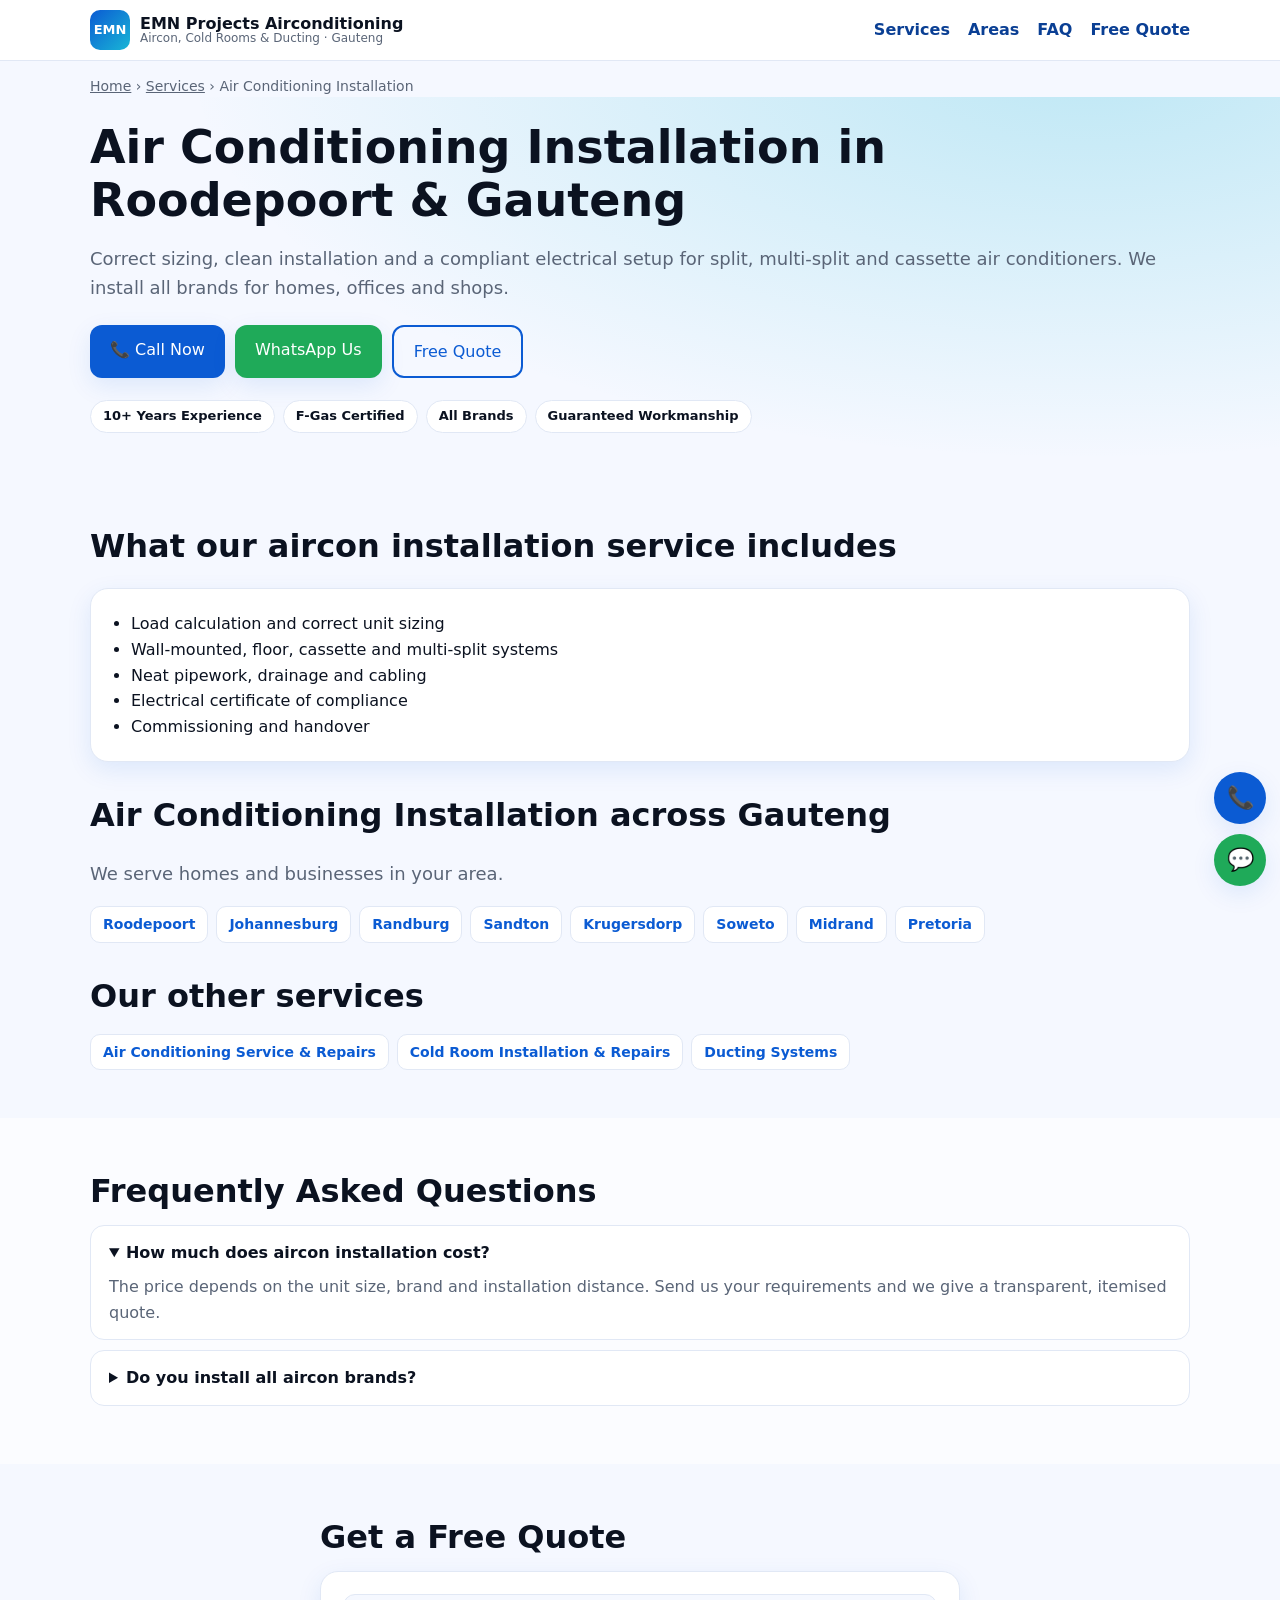
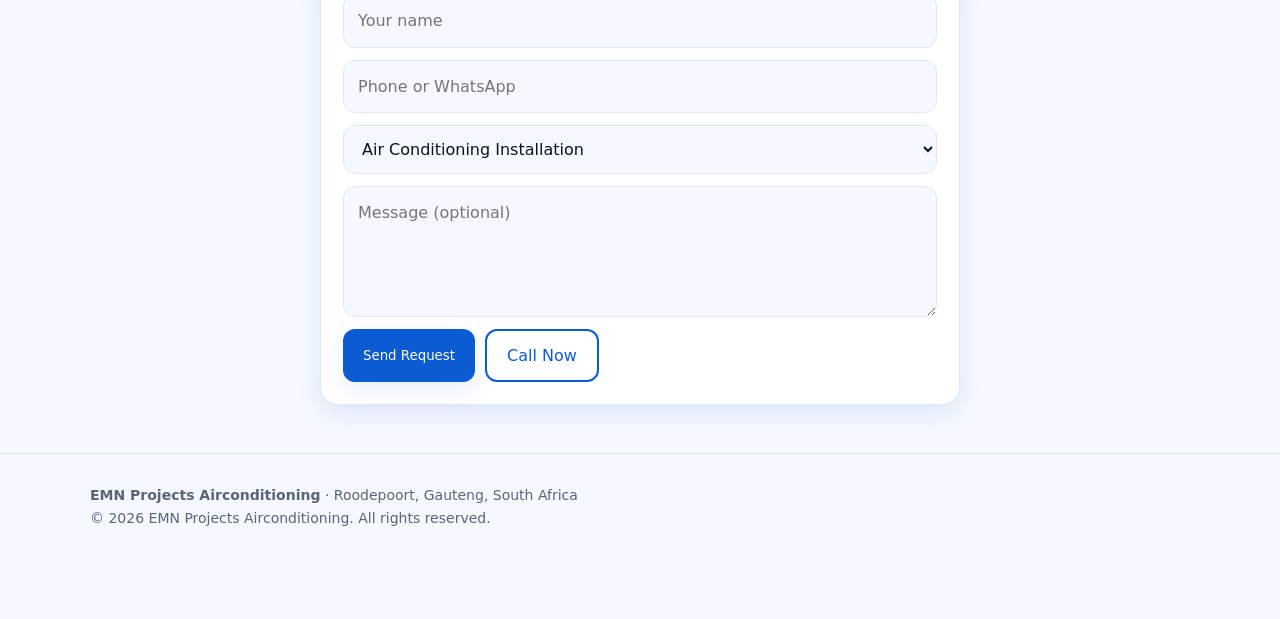
<file: public/services/air-conditioning-installation/index.html>
<!DOCTYPE html><html lang="en-ZA"><head><meta charset="utf-8"><meta name="viewport" content="width=device-width, initial-scale=1, viewport-fit=cover">
<title>Air Conditioning Installation in Roodepoort & Gauteng | EMN Projects Airconditioning</title><meta name="description" content="Air Conditioning Installation by F-Gas certified technicians in Roodepoort, Johannesburg and across Gauteng. 10+ years experience, honest quotes. Call or WhatsApp today."><meta name="robots" content="index, follow, max-snippet:-1, max-image-preview:large">
<link rel="canonical" href="https://emnprojectsairconditioning.online/services/air-conditioning-installation/"><meta property="og:type" content="website"><meta property="og:locale" content="en_ZA"><meta property="og:title" content="Air Conditioning Installation in Roodepoort & Gauteng | EMN Projects Airconditioning"><meta property="og:description" content="Air Conditioning Installation by F-Gas certified technicians in Roodepoort, Johannesburg and across Gauteng. 10+ years experience, honest quotes. Call or WhatsApp today."><meta property="og:url" content="https://emnprojectsairconditioning.online/services/air-conditioning-installation/">
<meta name="theme-color" content="#0b5bd3"><link rel="stylesheet" href="/assets/style.css"><script type="application/ld+json">{"@context": "https://schema.org", "@graph": [{"@type": ["HVACBusiness", "LocalBusiness"], "@id": "https://emnprojectsairconditioning.online/#business", "name": "EMN Projects Airconditioning", "url": "https://emnprojectsairconditioning.online/", "telephone": "+27000000000", "address": {"@type": "PostalAddress", "addressLocality": "Roodepoort", "addressRegion": "Gauteng", "addressCountry": "ZA"}}, {"@type": "WebPage", "name": "Air Conditioning Installation in Roodepoort & Gauteng | EMN Projects Airconditioning", "url": "https://emnprojectsairconditioning.online/services/air-conditioning-installation/", "description": "Air Conditioning Installation by F-Gas certified technicians in Roodepoort, Johannesburg and across Gauteng. 10+ years experience, honest quotes. Call or WhatsApp today.", "isPartOf": {"@id": "https://emnprojectsairconditioning.online/#business"}}, {"@type": "BreadcrumbList", "itemListElement": [{"@type": "ListItem", "position": 1, "name": "Home", "item": "https://emnprojectsairconditioning.online/"}, {"@type": "ListItem", "position": 2, "name": "Services", "item": "https://emnprojectsairconditioning.online/#services"}, {"@type": "ListItem", "position": 3, "name": "Air Conditioning Installation", "item": "https://emnprojectsairconditioning.online/services/air-conditioning-installation/"}]}, {"@type": "Service", "name": "Air Conditioning Installation", "serviceType": "Air Conditioning Installation", "provider": {"@id": "https://emnprojectsairconditioning.online/#business"}, "areaServed": {"@type": "City", "name": "Gauteng"}}, {"@type": "FAQPage", "mainEntity": [{"@type": "Question", "name": "How much does aircon installation cost?", "acceptedAnswer": {"@type": "Answer", "text": "The price depends on the unit size, brand and installation distance. Send us your requirements and we give a transparent, itemised quote."}}, {"@type": "Question", "name": "Do you install all aircon brands?", "acceptedAnswer": {"@type": "Answer", "text": "Yes, we install all major brands and can advise which size and model suits your space."}}]}]}</script></head><body>
<header><div class="w nav"><a class="brand" href="/"><span class="logo">EMN</span><span>EMN Projects Airconditioning<small>Aircon, Cold Rooms &amp; Ducting · Gauteng</small></span></a>
<button class="menu" aria-label="Toggle menu" aria-expanded="false">☰</button><nav aria-label="Main"><ul><li><a href="/#services">Services</a></li><li><a href="/#areas">Areas</a></li><li><a href="/#faq">FAQ</a></li><li><a href="#quote">Free Quote</a></li></ul></nav></div></header><main><div class="w crumb"><a href="/">Home</a> › <a href="/#services">Services</a> › Air Conditioning Installation</div><section class="hero" style="padding-top:24px"><div class="w"><h1>Air Conditioning Installation in Roodepoort &amp; Gauteng</h1><p class="lead">Correct sizing, clean installation and a compliant electrical setup for split, multi-split and cassette air conditioners. We install all brands for homes, offices and shops.</p><div class="cta"><a class="btn" href="tel:+27000000000">📞 Call Now</a><a class="btn g" href="https://wa.me/27000000000">WhatsApp Us</a><a class="btn o" href="#quote">Free Quote</a></div><ul class="badges"><li>10+ Years Experience</li><li>F-Gas Certified</li><li>All Brands</li><li>Guaranteed Workmanship</li></ul></div></section><section><div class="w"><h2>What our aircon installation service includes</h2><ul class="card" style="padding-left:40px"><li>Load calculation and correct unit sizing</li><li>Wall-mounted, floor, cassette and multi-split systems</li><li>Neat pipework, drainage and cabling</li><li>Electrical certificate of compliance</li><li>Commissioning and handover</li></ul><h2 style="margin-top:28px">Air Conditioning Installation across Gauteng</h2><p class="lead">We serve homes and businesses in your area.</p><div class="links"><a href="/areas/roodepoort/">Roodepoort</a><a href="/areas/johannesburg/">Johannesburg</a><a href="/areas/randburg/">Randburg</a><a href="/areas/sandton/">Sandton</a><a href="/areas/krugersdorp/">Krugersdorp</a><a href="/areas/soweto/">Soweto</a><a href="/areas/midrand/">Midrand</a><a href="/areas/pretoria/">Pretoria</a></div><h2 style="margin-top:28px">Our other services</h2><div class="links"><a href="/services/air-conditioning-service-repairs/">Air Conditioning Service & Repairs</a><a href="/services/cold-rooms/">Cold Room Installation & Repairs</a><a href="/services/ducting-systems/">Ducting Systems</a></div></div></section><section class="alt"><div class="w"><h2>Frequently Asked Questions</h2><details open><summary>How much does aircon installation cost?</summary><p>The price depends on the unit size, brand and installation distance. Send us your requirements and we give a transparent, itemised quote.</p></details><details><summary>Do you install all aircon brands?</summary><p>Yes, we install all major brands and can advise which size and model suits your space.</p></details></div></section><section id="quote"><div class="w" style="max-width:640px"><h2>Get a Free Quote</h2><form id="qf" class="card">
<input id="n" required placeholder="Your name" autocomplete="name" aria-label="Your name"><input id="p" required placeholder="Phone or WhatsApp" type="tel" autocomplete="tel" aria-label="Phone or WhatsApp">
<select id="s" aria-label="Service"><option>Air Conditioning Installation</option><option>Air Conditioning Service & Repairs</option><option>Cold Room Installation & Repairs</option><option>Ducting Systems</option><option>Other</option></select><textarea id="m" rows="4" placeholder="Message (optional)" aria-label="Message"></textarea>
<div class="cta" style="margin:0"><button class="btn" type="submit">Send Request</button><a class="btn o" href="tel:+27000000000">Call Now</a></div></form></div></section></main><footer><div class="w"><strong>EMN Projects Airconditioning</strong> · Roodepoort, Gauteng, South Africa<br>© <span id="y"></span> EMN Projects Airconditioning. All rights reserved.</div></footer>
<div class="fab"><a href="tel:+27000000000" aria-label="Call now">📞</a><a class="w2" href="https://wa.me/27000000000" rel="noopener" aria-label="WhatsApp">💬</a></div><script src="/assets/main.js" defer></script></body></html>
</file>
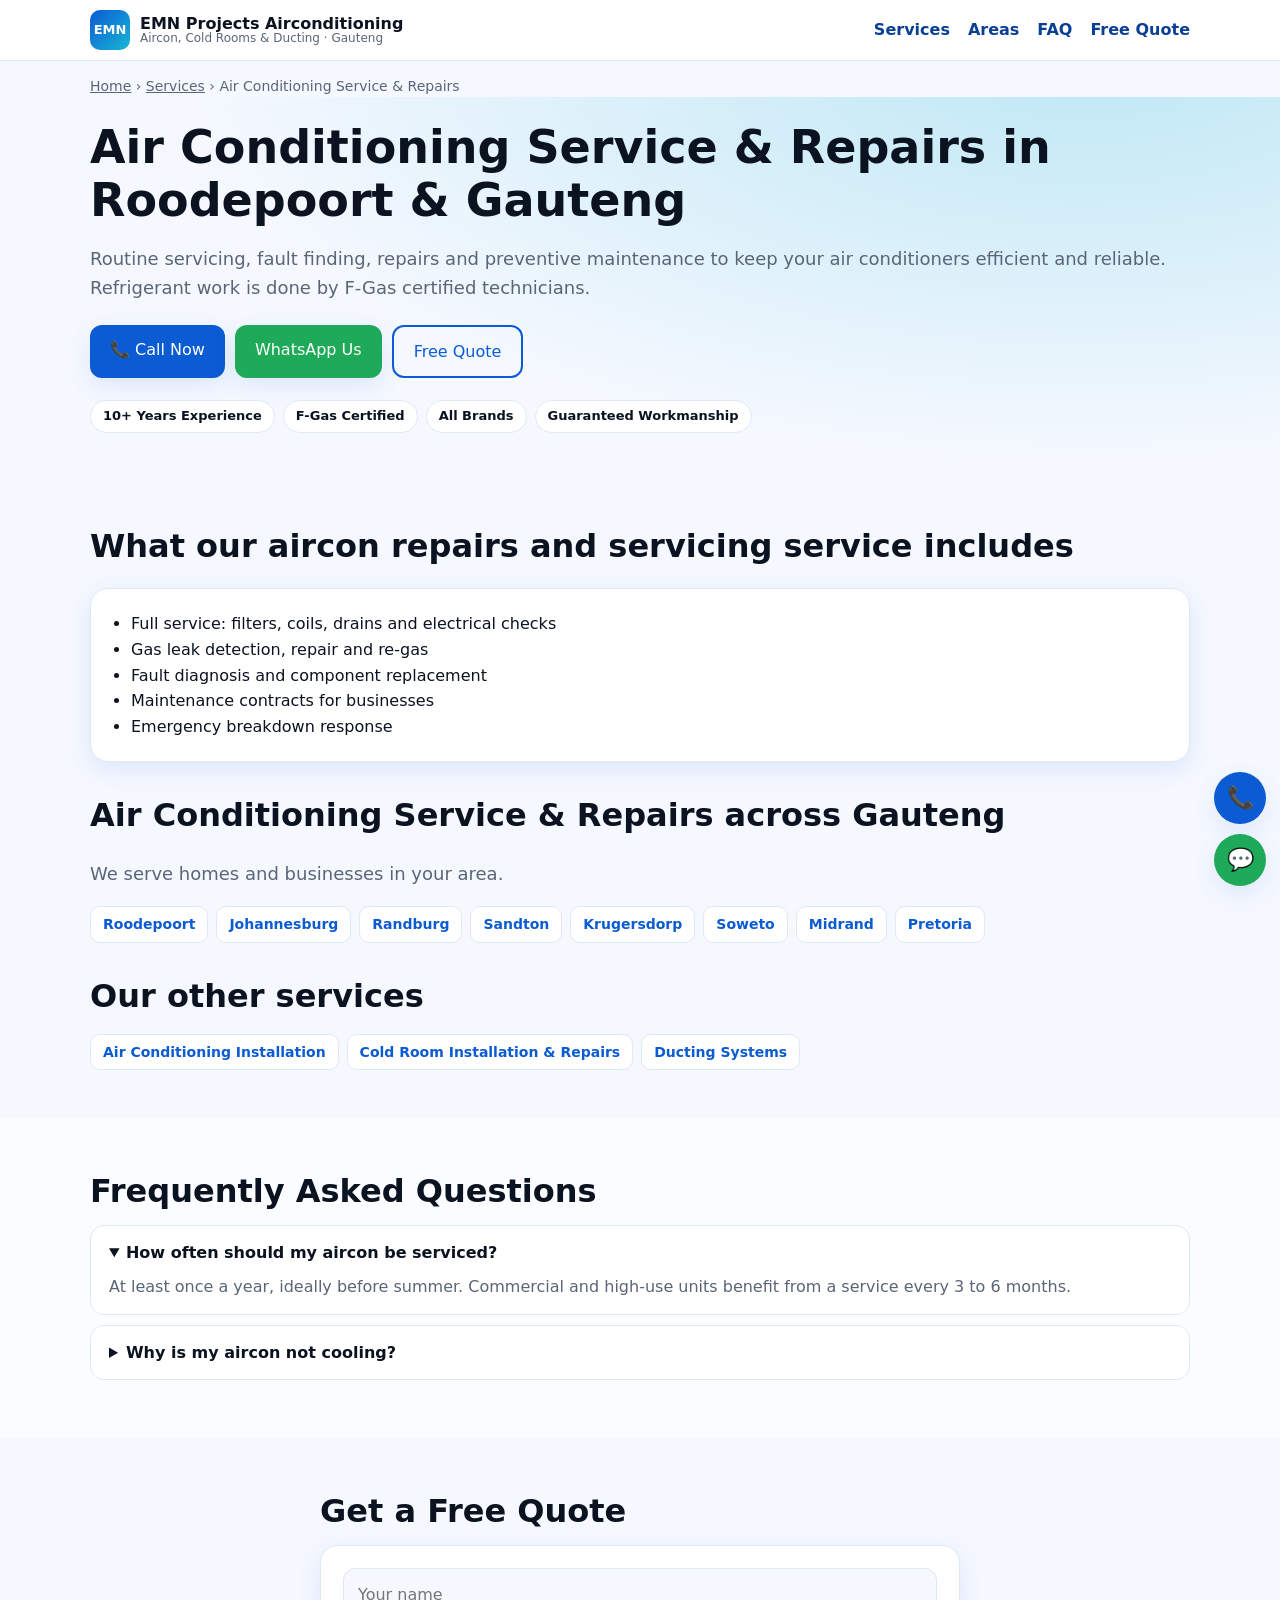
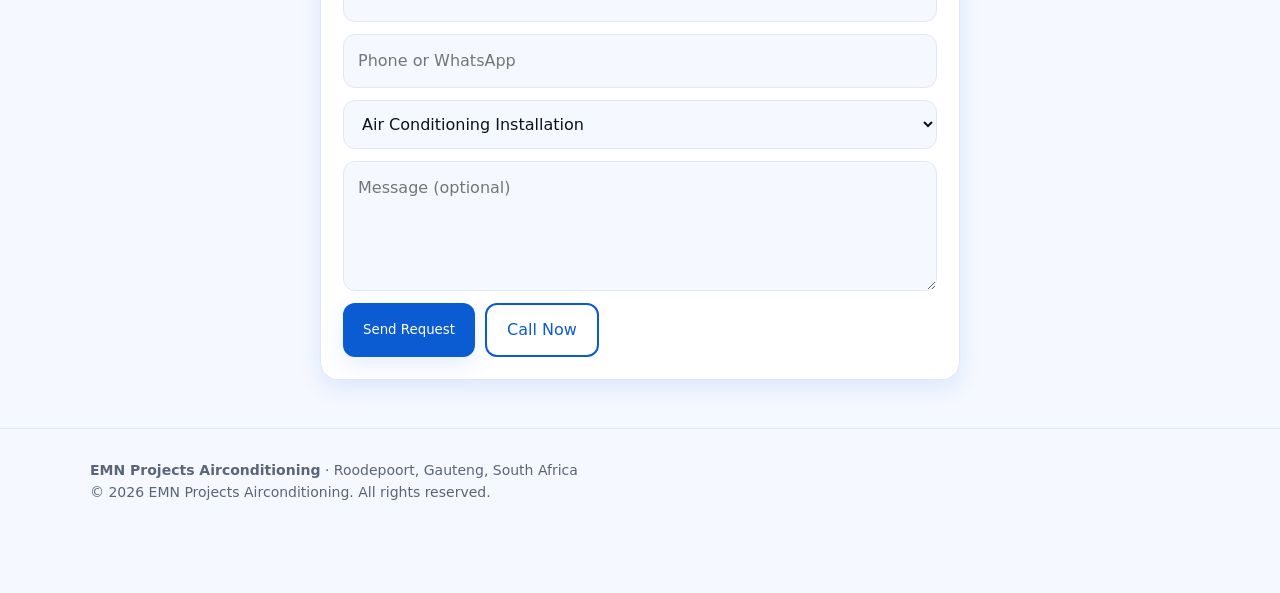
<file: public/services/air-conditioning-service-repairs/index.html>
<!DOCTYPE html><html lang="en-ZA"><head><meta charset="utf-8"><meta name="viewport" content="width=device-width, initial-scale=1, viewport-fit=cover">
<title>Air Conditioning Service & Repairs in Roodepoort & Gauteng | EMN Projects Airconditioning</title><meta name="description" content="Air Conditioning Service & Repairs by F-Gas certified technicians in Roodepoort, Johannesburg and across Gauteng. 10+ years experience, honest quotes. Call or WhatsApp today."><meta name="robots" content="index, follow, max-snippet:-1, max-image-preview:large">
<link rel="canonical" href="https://emnprojectsairconditioning.online/services/air-conditioning-service-repairs/"><meta property="og:type" content="website"><meta property="og:locale" content="en_ZA"><meta property="og:title" content="Air Conditioning Service & Repairs in Roodepoort & Gauteng | EMN Projects Airconditioning"><meta property="og:description" content="Air Conditioning Service & Repairs by F-Gas certified technicians in Roodepoort, Johannesburg and across Gauteng. 10+ years experience, honest quotes. Call or WhatsApp today."><meta property="og:url" content="https://emnprojectsairconditioning.online/services/air-conditioning-service-repairs/">
<meta name="theme-color" content="#0b5bd3"><link rel="stylesheet" href="/assets/style.css"><script type="application/ld+json">{"@context": "https://schema.org", "@graph": [{"@type": ["HVACBusiness", "LocalBusiness"], "@id": "https://emnprojectsairconditioning.online/#business", "name": "EMN Projects Airconditioning", "url": "https://emnprojectsairconditioning.online/", "telephone": "+27000000000", "address": {"@type": "PostalAddress", "addressLocality": "Roodepoort", "addressRegion": "Gauteng", "addressCountry": "ZA"}}, {"@type": "WebPage", "name": "Air Conditioning Service & Repairs in Roodepoort & Gauteng | EMN Projects Airconditioning", "url": "https://emnprojectsairconditioning.online/services/air-conditioning-service-repairs/", "description": "Air Conditioning Service & Repairs by F-Gas certified technicians in Roodepoort, Johannesburg and across Gauteng. 10+ years experience, honest quotes. Call or WhatsApp today.", "isPartOf": {"@id": "https://emnprojectsairconditioning.online/#business"}}, {"@type": "BreadcrumbList", "itemListElement": [{"@type": "ListItem", "position": 1, "name": "Home", "item": "https://emnprojectsairconditioning.online/"}, {"@type": "ListItem", "position": 2, "name": "Services", "item": "https://emnprojectsairconditioning.online/#services"}, {"@type": "ListItem", "position": 3, "name": "Air Conditioning Service & Repairs", "item": "https://emnprojectsairconditioning.online/services/air-conditioning-service-repairs/"}]}, {"@type": "Service", "name": "Air Conditioning Service & Repairs", "serviceType": "Air Conditioning Service & Repairs", "provider": {"@id": "https://emnprojectsairconditioning.online/#business"}, "areaServed": {"@type": "City", "name": "Gauteng"}}, {"@type": "FAQPage", "mainEntity": [{"@type": "Question", "name": "How often should my aircon be serviced?", "acceptedAnswer": {"@type": "Answer", "text": "At least once a year, ideally before summer. Commercial and high-use units benefit from a service every 3 to 6 months."}}, {"@type": "Question", "name": "Why is my aircon not cooling?", "acceptedAnswer": {"@type": "Answer", "text": "Common causes are dirty filters, low refrigerant, a faulty fan or capacitor, or a blocked drain. A technician can diagnose it quickly."}}]}]}</script></head><body>
<header><div class="w nav"><a class="brand" href="/"><span class="logo">EMN</span><span>EMN Projects Airconditioning<small>Aircon, Cold Rooms &amp; Ducting · Gauteng</small></span></a>
<button class="menu" aria-label="Toggle menu" aria-expanded="false">☰</button><nav aria-label="Main"><ul><li><a href="/#services">Services</a></li><li><a href="/#areas">Areas</a></li><li><a href="/#faq">FAQ</a></li><li><a href="#quote">Free Quote</a></li></ul></nav></div></header><main><div class="w crumb"><a href="/">Home</a> › <a href="/#services">Services</a> › Air Conditioning Service & Repairs</div><section class="hero" style="padding-top:24px"><div class="w"><h1>Air Conditioning Service & Repairs in Roodepoort &amp; Gauteng</h1><p class="lead">Routine servicing, fault finding, repairs and preventive maintenance to keep your air conditioners efficient and reliable. Refrigerant work is done by F-Gas certified technicians.</p><div class="cta"><a class="btn" href="tel:+27000000000">📞 Call Now</a><a class="btn g" href="https://wa.me/27000000000">WhatsApp Us</a><a class="btn o" href="#quote">Free Quote</a></div><ul class="badges"><li>10+ Years Experience</li><li>F-Gas Certified</li><li>All Brands</li><li>Guaranteed Workmanship</li></ul></div></section><section><div class="w"><h2>What our aircon repairs and servicing service includes</h2><ul class="card" style="padding-left:40px"><li>Full service: filters, coils, drains and electrical checks</li><li>Gas leak detection, repair and re-gas</li><li>Fault diagnosis and component replacement</li><li>Maintenance contracts for businesses</li><li>Emergency breakdown response</li></ul><h2 style="margin-top:28px">Air Conditioning Service & Repairs across Gauteng</h2><p class="lead">We serve homes and businesses in your area.</p><div class="links"><a href="/areas/roodepoort/">Roodepoort</a><a href="/areas/johannesburg/">Johannesburg</a><a href="/areas/randburg/">Randburg</a><a href="/areas/sandton/">Sandton</a><a href="/areas/krugersdorp/">Krugersdorp</a><a href="/areas/soweto/">Soweto</a><a href="/areas/midrand/">Midrand</a><a href="/areas/pretoria/">Pretoria</a></div><h2 style="margin-top:28px">Our other services</h2><div class="links"><a href="/services/air-conditioning-installation/">Air Conditioning Installation</a><a href="/services/cold-rooms/">Cold Room Installation & Repairs</a><a href="/services/ducting-systems/">Ducting Systems</a></div></div></section><section class="alt"><div class="w"><h2>Frequently Asked Questions</h2><details open><summary>How often should my aircon be serviced?</summary><p>At least once a year, ideally before summer. Commercial and high-use units benefit from a service every 3 to 6 months.</p></details><details><summary>Why is my aircon not cooling?</summary><p>Common causes are dirty filters, low refrigerant, a faulty fan or capacitor, or a blocked drain. A technician can diagnose it quickly.</p></details></div></section><section id="quote"><div class="w" style="max-width:640px"><h2>Get a Free Quote</h2><form id="qf" class="card">
<input id="n" required placeholder="Your name" autocomplete="name" aria-label="Your name"><input id="p" required placeholder="Phone or WhatsApp" type="tel" autocomplete="tel" aria-label="Phone or WhatsApp">
<select id="s" aria-label="Service"><option>Air Conditioning Installation</option><option>Air Conditioning Service & Repairs</option><option>Cold Room Installation & Repairs</option><option>Ducting Systems</option><option>Other</option></select><textarea id="m" rows="4" placeholder="Message (optional)" aria-label="Message"></textarea>
<div class="cta" style="margin:0"><button class="btn" type="submit">Send Request</button><a class="btn o" href="tel:+27000000000">Call Now</a></div></form></div></section></main><footer><div class="w"><strong>EMN Projects Airconditioning</strong> · Roodepoort, Gauteng, South Africa<br>© <span id="y"></span> EMN Projects Airconditioning. All rights reserved.</div></footer>
<div class="fab"><a href="tel:+27000000000" aria-label="Call now">📞</a><a class="w2" href="https://wa.me/27000000000" rel="noopener" aria-label="WhatsApp">💬</a></div><script src="/assets/main.js" defer></script></body></html>
</file>
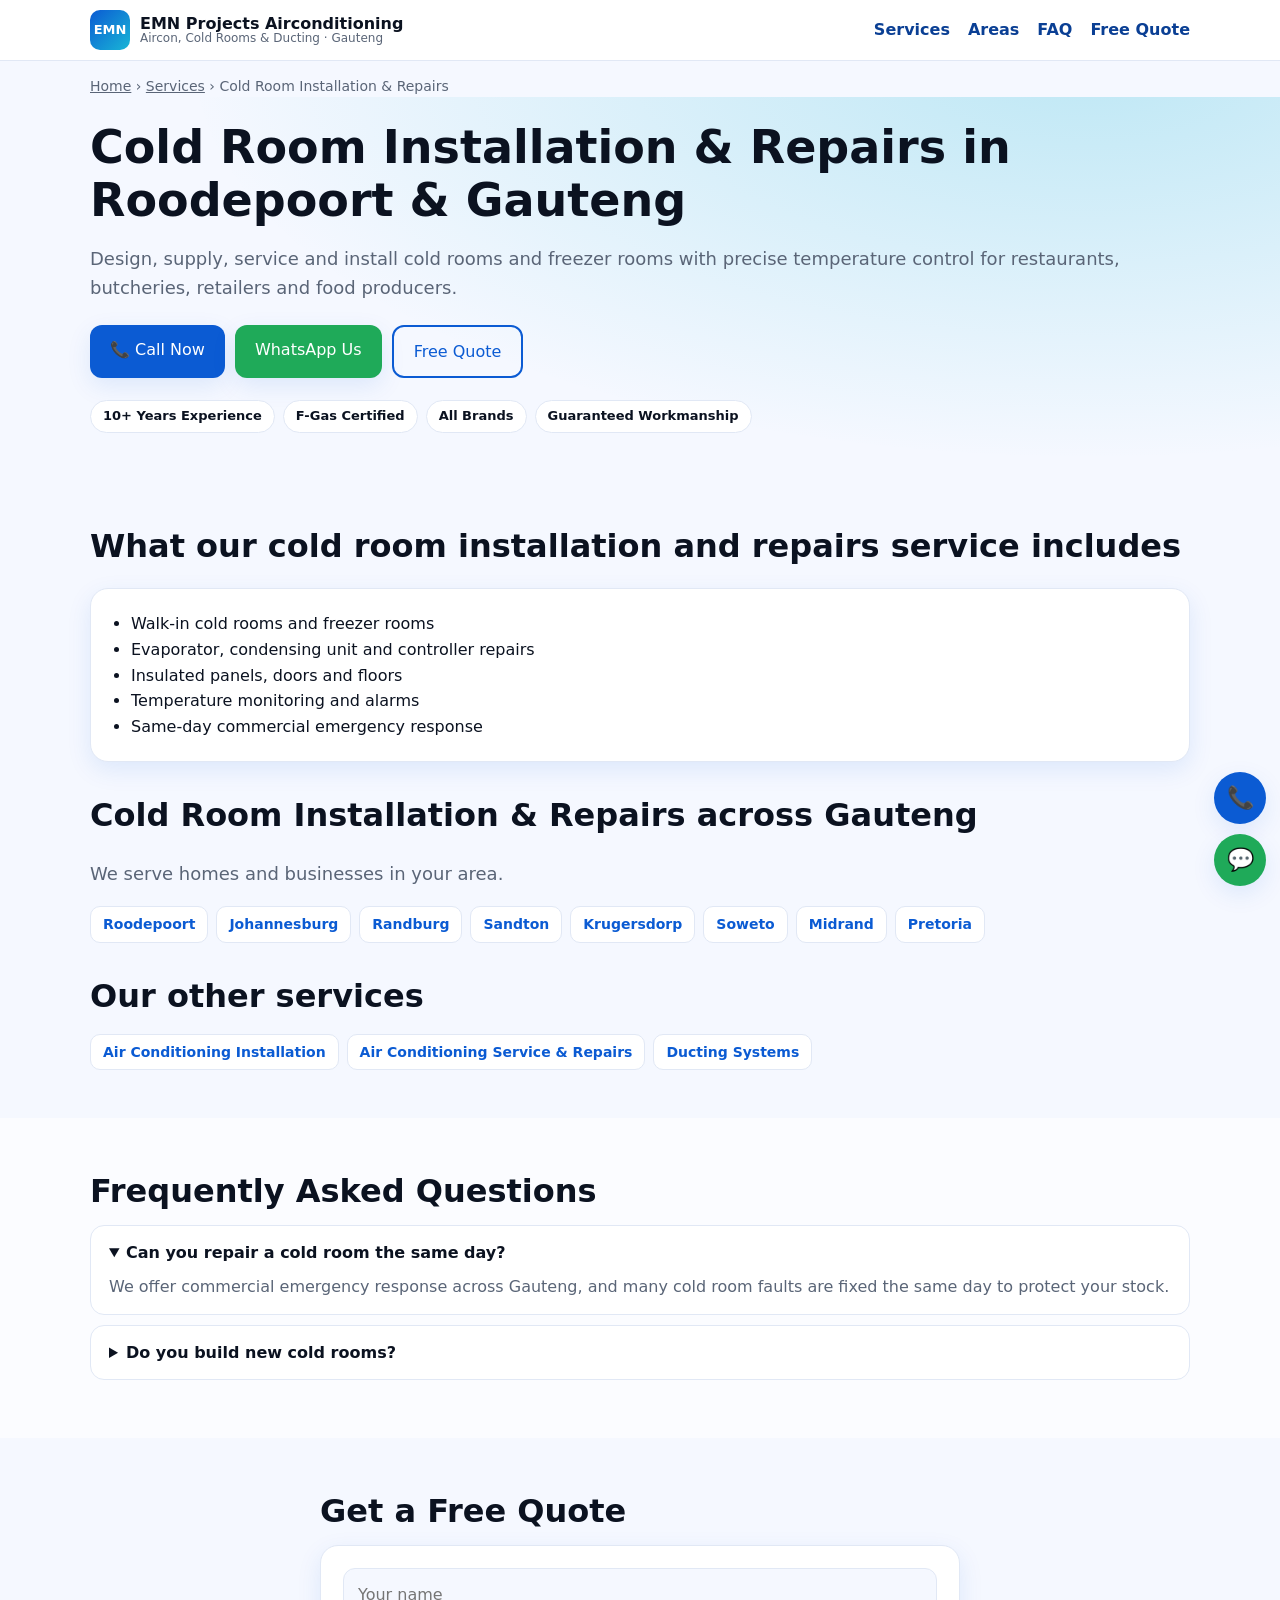
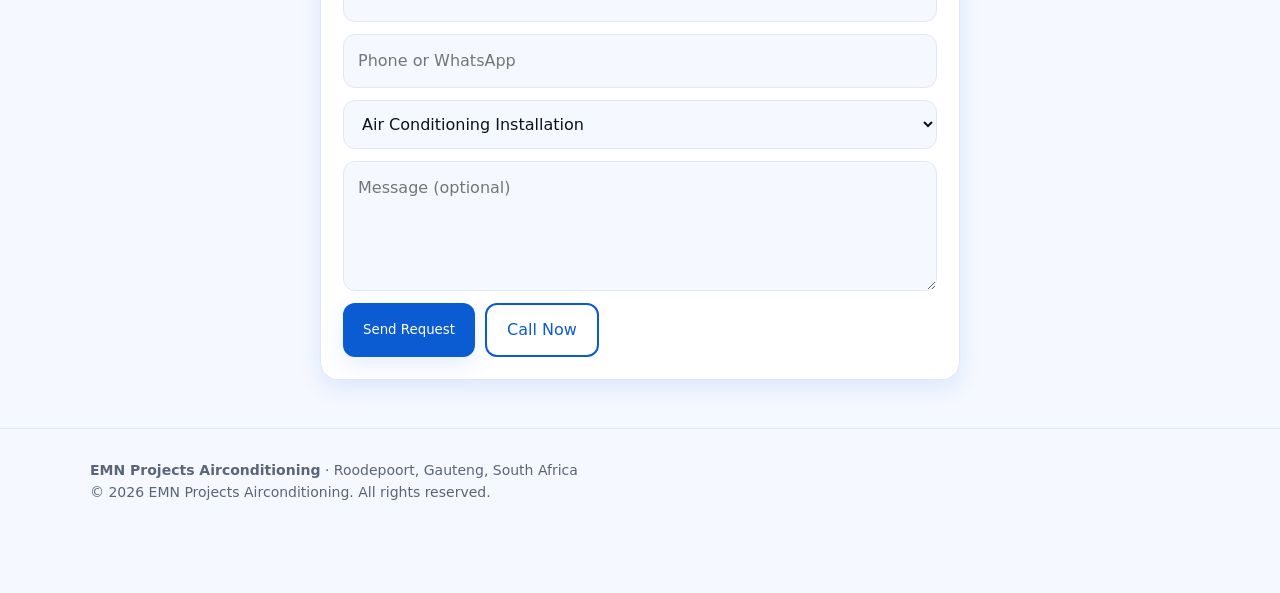
<file: public/services/cold-rooms/index.html>
<!DOCTYPE html><html lang="en-ZA"><head><meta charset="utf-8"><meta name="viewport" content="width=device-width, initial-scale=1, viewport-fit=cover">
<title>Cold Room Installation & Repairs in Roodepoort & Gauteng | EMN Projects Airconditioning</title><meta name="description" content="Cold Room Installation & Repairs by F-Gas certified technicians in Roodepoort, Johannesburg and across Gauteng. 10+ years experience, honest quotes. Call or WhatsApp today."><meta name="robots" content="index, follow, max-snippet:-1, max-image-preview:large">
<link rel="canonical" href="https://emnprojectsairconditioning.online/services/cold-rooms/"><meta property="og:type" content="website"><meta property="og:locale" content="en_ZA"><meta property="og:title" content="Cold Room Installation & Repairs in Roodepoort & Gauteng | EMN Projects Airconditioning"><meta property="og:description" content="Cold Room Installation & Repairs by F-Gas certified technicians in Roodepoort, Johannesburg and across Gauteng. 10+ years experience, honest quotes. Call or WhatsApp today."><meta property="og:url" content="https://emnprojectsairconditioning.online/services/cold-rooms/">
<meta name="theme-color" content="#0b5bd3"><link rel="stylesheet" href="/assets/style.css"><script type="application/ld+json">{"@context": "https://schema.org", "@graph": [{"@type": ["HVACBusiness", "LocalBusiness"], "@id": "https://emnprojectsairconditioning.online/#business", "name": "EMN Projects Airconditioning", "url": "https://emnprojectsairconditioning.online/", "telephone": "+27000000000", "address": {"@type": "PostalAddress", "addressLocality": "Roodepoort", "addressRegion": "Gauteng", "addressCountry": "ZA"}}, {"@type": "WebPage", "name": "Cold Room Installation & Repairs in Roodepoort & Gauteng | EMN Projects Airconditioning", "url": "https://emnprojectsairconditioning.online/services/cold-rooms/", "description": "Cold Room Installation & Repairs by F-Gas certified technicians in Roodepoort, Johannesburg and across Gauteng. 10+ years experience, honest quotes. Call or WhatsApp today.", "isPartOf": {"@id": "https://emnprojectsairconditioning.online/#business"}}, {"@type": "BreadcrumbList", "itemListElement": [{"@type": "ListItem", "position": 1, "name": "Home", "item": "https://emnprojectsairconditioning.online/"}, {"@type": "ListItem", "position": 2, "name": "Services", "item": "https://emnprojectsairconditioning.online/#services"}, {"@type": "ListItem", "position": 3, "name": "Cold Room Installation & Repairs", "item": "https://emnprojectsairconditioning.online/services/cold-rooms/"}]}, {"@type": "Service", "name": "Cold Room Installation & Repairs", "serviceType": "Cold Room Installation & Repairs", "provider": {"@id": "https://emnprojectsairconditioning.online/#business"}, "areaServed": {"@type": "City", "name": "Gauteng"}}, {"@type": "FAQPage", "mainEntity": [{"@type": "Question", "name": "Can you repair a cold room the same day?", "acceptedAnswer": {"@type": "Answer", "text": "We offer commercial emergency response across Gauteng, and many cold room faults are fixed the same day to protect your stock."}}, {"@type": "Question", "name": "Do you build new cold rooms?", "acceptedAnswer": {"@type": "Answer", "text": "Yes. We design, supply and install new cold rooms and freezer rooms sized for your business."}}]}]}</script></head><body>
<header><div class="w nav"><a class="brand" href="/"><span class="logo">EMN</span><span>EMN Projects Airconditioning<small>Aircon, Cold Rooms &amp; Ducting · Gauteng</small></span></a>
<button class="menu" aria-label="Toggle menu" aria-expanded="false">☰</button><nav aria-label="Main"><ul><li><a href="/#services">Services</a></li><li><a href="/#areas">Areas</a></li><li><a href="/#faq">FAQ</a></li><li><a href="#quote">Free Quote</a></li></ul></nav></div></header><main><div class="w crumb"><a href="/">Home</a> › <a href="/#services">Services</a> › Cold Room Installation & Repairs</div><section class="hero" style="padding-top:24px"><div class="w"><h1>Cold Room Installation & Repairs in Roodepoort &amp; Gauteng</h1><p class="lead">Design, supply, service and install cold rooms and freezer rooms with precise temperature control for restaurants, butcheries, retailers and food producers.</p><div class="cta"><a class="btn" href="tel:+27000000000">📞 Call Now</a><a class="btn g" href="https://wa.me/27000000000">WhatsApp Us</a><a class="btn o" href="#quote">Free Quote</a></div><ul class="badges"><li>10+ Years Experience</li><li>F-Gas Certified</li><li>All Brands</li><li>Guaranteed Workmanship</li></ul></div></section><section><div class="w"><h2>What our cold room installation and repairs service includes</h2><ul class="card" style="padding-left:40px"><li>Walk-in cold rooms and freezer rooms</li><li>Evaporator, condensing unit and controller repairs</li><li>Insulated panels, doors and floors</li><li>Temperature monitoring and alarms</li><li>Same-day commercial emergency response</li></ul><h2 style="margin-top:28px">Cold Room Installation & Repairs across Gauteng</h2><p class="lead">We serve homes and businesses in your area.</p><div class="links"><a href="/areas/roodepoort/">Roodepoort</a><a href="/areas/johannesburg/">Johannesburg</a><a href="/areas/randburg/">Randburg</a><a href="/areas/sandton/">Sandton</a><a href="/areas/krugersdorp/">Krugersdorp</a><a href="/areas/soweto/">Soweto</a><a href="/areas/midrand/">Midrand</a><a href="/areas/pretoria/">Pretoria</a></div><h2 style="margin-top:28px">Our other services</h2><div class="links"><a href="/services/air-conditioning-installation/">Air Conditioning Installation</a><a href="/services/air-conditioning-service-repairs/">Air Conditioning Service & Repairs</a><a href="/services/ducting-systems/">Ducting Systems</a></div></div></section><section class="alt"><div class="w"><h2>Frequently Asked Questions</h2><details open><summary>Can you repair a cold room the same day?</summary><p>We offer commercial emergency response across Gauteng, and many cold room faults are fixed the same day to protect your stock.</p></details><details><summary>Do you build new cold rooms?</summary><p>Yes. We design, supply and install new cold rooms and freezer rooms sized for your business.</p></details></div></section><section id="quote"><div class="w" style="max-width:640px"><h2>Get a Free Quote</h2><form id="qf" class="card">
<input id="n" required placeholder="Your name" autocomplete="name" aria-label="Your name"><input id="p" required placeholder="Phone or WhatsApp" type="tel" autocomplete="tel" aria-label="Phone or WhatsApp">
<select id="s" aria-label="Service"><option>Air Conditioning Installation</option><option>Air Conditioning Service & Repairs</option><option>Cold Room Installation & Repairs</option><option>Ducting Systems</option><option>Other</option></select><textarea id="m" rows="4" placeholder="Message (optional)" aria-label="Message"></textarea>
<div class="cta" style="margin:0"><button class="btn" type="submit">Send Request</button><a class="btn o" href="tel:+27000000000">Call Now</a></div></form></div></section></main><footer><div class="w"><strong>EMN Projects Airconditioning</strong> · Roodepoort, Gauteng, South Africa<br>© <span id="y"></span> EMN Projects Airconditioning. All rights reserved.</div></footer>
<div class="fab"><a href="tel:+27000000000" aria-label="Call now">📞</a><a class="w2" href="https://wa.me/27000000000" rel="noopener" aria-label="WhatsApp">💬</a></div><script src="/assets/main.js" defer></script></body></html>
</file>
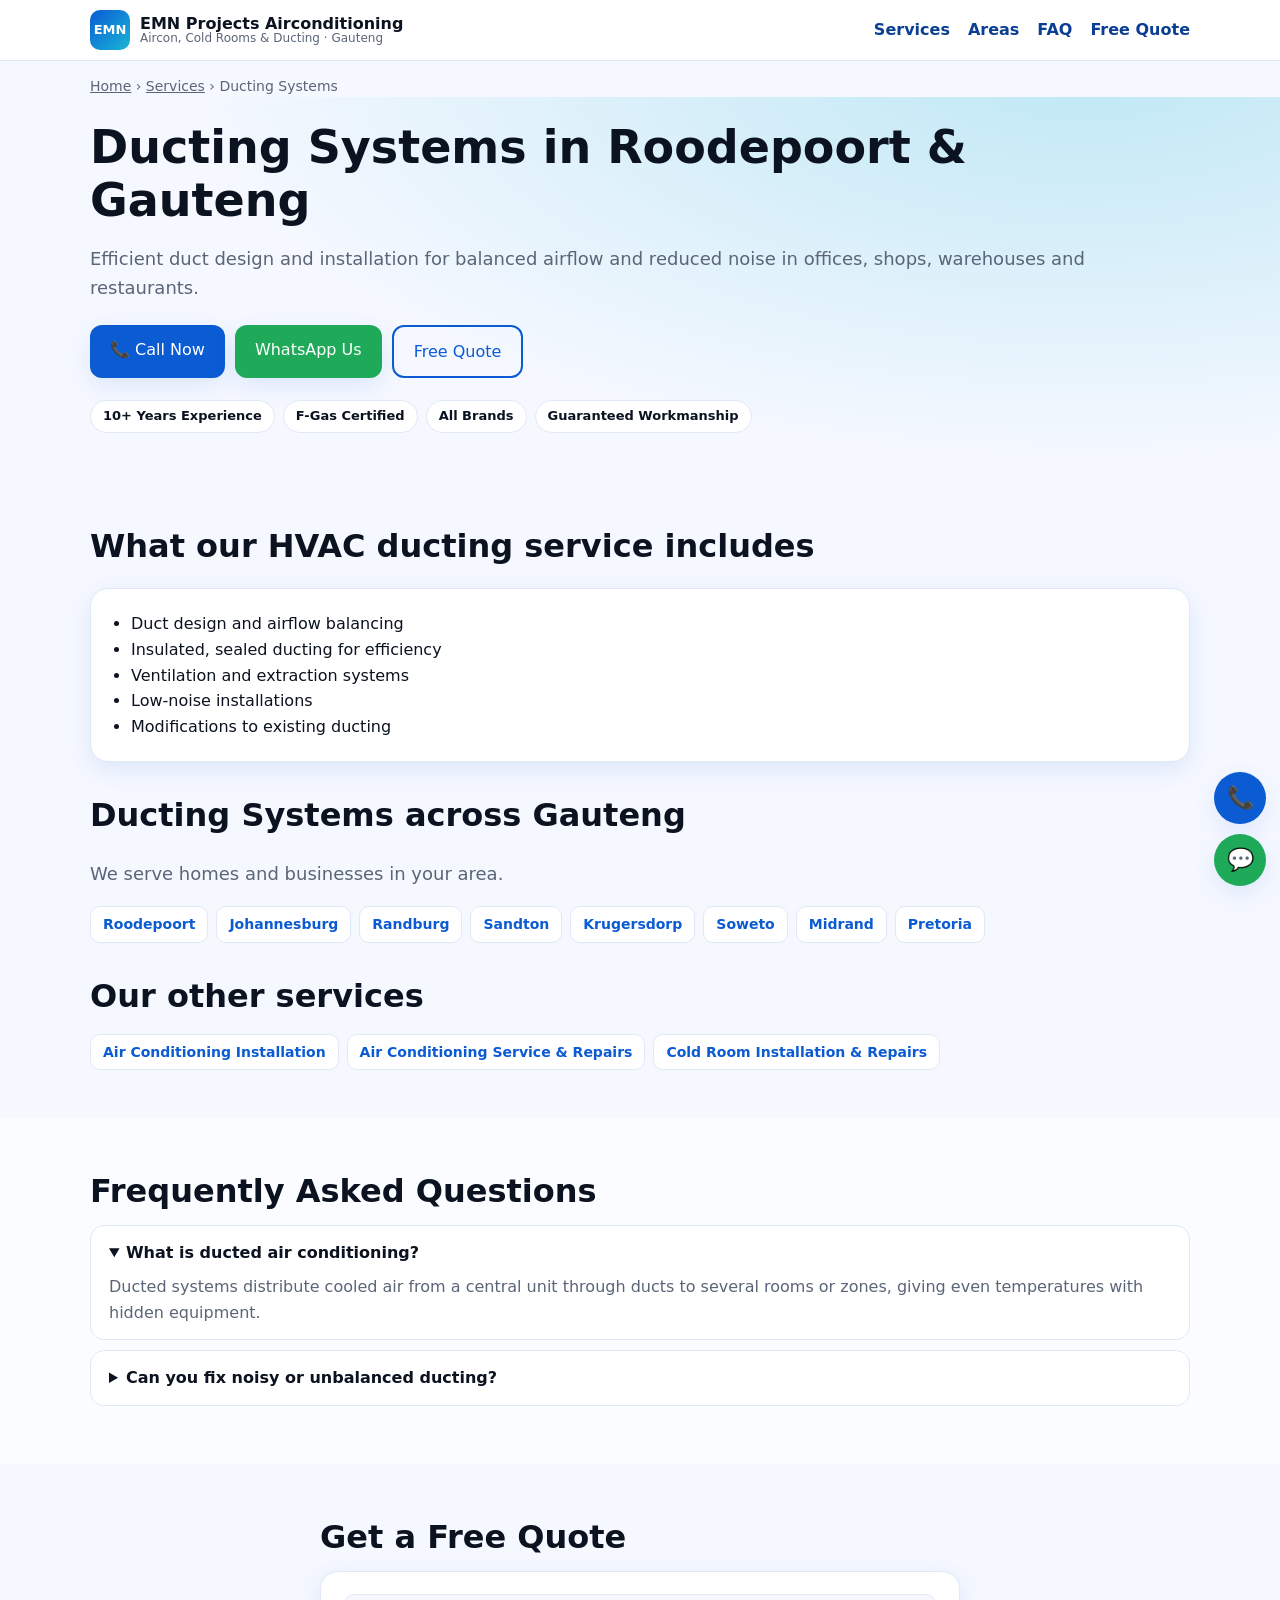
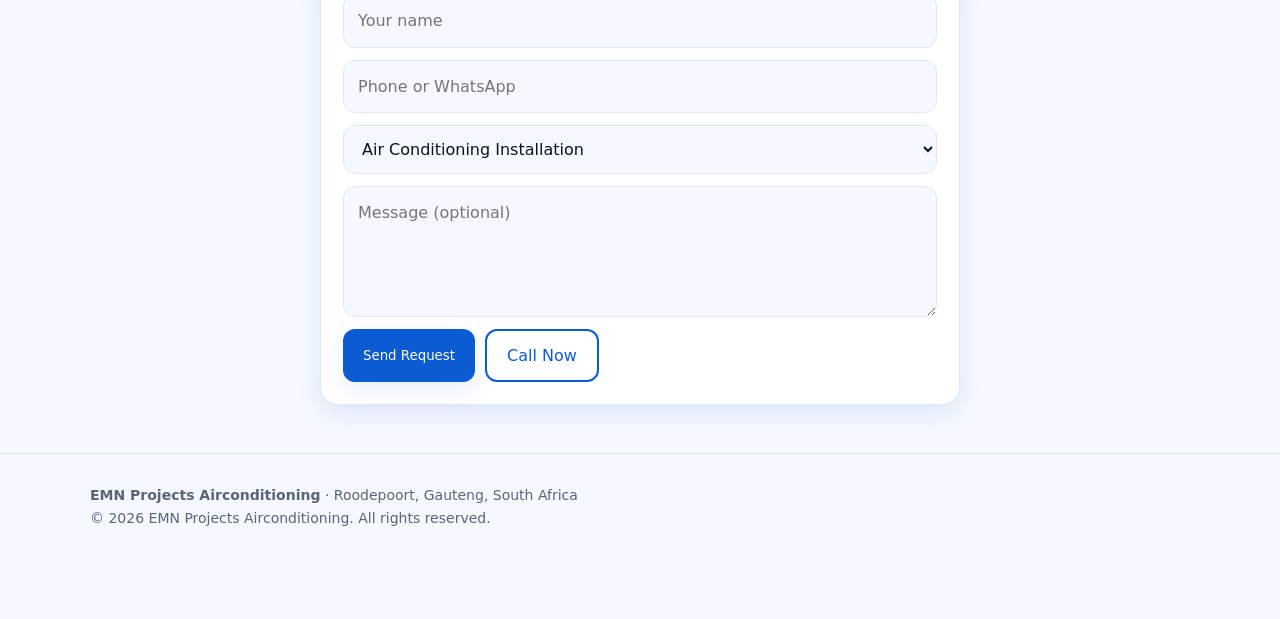
<file: public/services/ducting-systems/index.html>
<!DOCTYPE html><html lang="en-ZA"><head><meta charset="utf-8"><meta name="viewport" content="width=device-width, initial-scale=1, viewport-fit=cover">
<title>Ducting Systems in Roodepoort & Gauteng | EMN Projects Airconditioning</title><meta name="description" content="Ducting Systems by F-Gas certified technicians in Roodepoort, Johannesburg and across Gauteng. 10+ years experience, honest quotes. Call or WhatsApp today."><meta name="robots" content="index, follow, max-snippet:-1, max-image-preview:large">
<link rel="canonical" href="https://emnprojectsairconditioning.online/services/ducting-systems/"><meta property="og:type" content="website"><meta property="og:locale" content="en_ZA"><meta property="og:title" content="Ducting Systems in Roodepoort & Gauteng | EMN Projects Airconditioning"><meta property="og:description" content="Ducting Systems by F-Gas certified technicians in Roodepoort, Johannesburg and across Gauteng. 10+ years experience, honest quotes. Call or WhatsApp today."><meta property="og:url" content="https://emnprojectsairconditioning.online/services/ducting-systems/">
<meta name="theme-color" content="#0b5bd3"><link rel="stylesheet" href="/assets/style.css"><script type="application/ld+json">{"@context": "https://schema.org", "@graph": [{"@type": ["HVACBusiness", "LocalBusiness"], "@id": "https://emnprojectsairconditioning.online/#business", "name": "EMN Projects Airconditioning", "url": "https://emnprojectsairconditioning.online/", "telephone": "+27000000000", "address": {"@type": "PostalAddress", "addressLocality": "Roodepoort", "addressRegion": "Gauteng", "addressCountry": "ZA"}}, {"@type": "WebPage", "name": "Ducting Systems in Roodepoort & Gauteng | EMN Projects Airconditioning", "url": "https://emnprojectsairconditioning.online/services/ducting-systems/", "description": "Ducting Systems by F-Gas certified technicians in Roodepoort, Johannesburg and across Gauteng. 10+ years experience, honest quotes. Call or WhatsApp today.", "isPartOf": {"@id": "https://emnprojectsairconditioning.online/#business"}}, {"@type": "BreadcrumbList", "itemListElement": [{"@type": "ListItem", "position": 1, "name": "Home", "item": "https://emnprojectsairconditioning.online/"}, {"@type": "ListItem", "position": 2, "name": "Services", "item": "https://emnprojectsairconditioning.online/#services"}, {"@type": "ListItem", "position": 3, "name": "Ducting Systems", "item": "https://emnprojectsairconditioning.online/services/ducting-systems/"}]}, {"@type": "Service", "name": "Ducting Systems", "serviceType": "Ducting Systems", "provider": {"@id": "https://emnprojectsairconditioning.online/#business"}, "areaServed": {"@type": "City", "name": "Gauteng"}}, {"@type": "FAQPage", "mainEntity": [{"@type": "Question", "name": "What is ducted air conditioning?", "acceptedAnswer": {"@type": "Answer", "text": "Ducted systems distribute cooled air from a central unit through ducts to several rooms or zones, giving even temperatures with hidden equipment."}}, {"@type": "Question", "name": "Can you fix noisy or unbalanced ducting?", "acceptedAnswer": {"@type": "Answer", "text": "Yes. We inspect, rebalance and modify ducting to improve airflow and cut noise."}}]}]}</script></head><body>
<header><div class="w nav"><a class="brand" href="/"><span class="logo">EMN</span><span>EMN Projects Airconditioning<small>Aircon, Cold Rooms &amp; Ducting · Gauteng</small></span></a>
<button class="menu" aria-label="Toggle menu" aria-expanded="false">☰</button><nav aria-label="Main"><ul><li><a href="/#services">Services</a></li><li><a href="/#areas">Areas</a></li><li><a href="/#faq">FAQ</a></li><li><a href="#quote">Free Quote</a></li></ul></nav></div></header><main><div class="w crumb"><a href="/">Home</a> › <a href="/#services">Services</a> › Ducting Systems</div><section class="hero" style="padding-top:24px"><div class="w"><h1>Ducting Systems in Roodepoort &amp; Gauteng</h1><p class="lead">Efficient duct design and installation for balanced airflow and reduced noise in offices, shops, warehouses and restaurants.</p><div class="cta"><a class="btn" href="tel:+27000000000">📞 Call Now</a><a class="btn g" href="https://wa.me/27000000000">WhatsApp Us</a><a class="btn o" href="#quote">Free Quote</a></div><ul class="badges"><li>10+ Years Experience</li><li>F-Gas Certified</li><li>All Brands</li><li>Guaranteed Workmanship</li></ul></div></section><section><div class="w"><h2>What our HVAC ducting service includes</h2><ul class="card" style="padding-left:40px"><li>Duct design and airflow balancing</li><li>Insulated, sealed ducting for efficiency</li><li>Ventilation and extraction systems</li><li>Low-noise installations</li><li>Modifications to existing ducting</li></ul><h2 style="margin-top:28px">Ducting Systems across Gauteng</h2><p class="lead">We serve homes and businesses in your area.</p><div class="links"><a href="/areas/roodepoort/">Roodepoort</a><a href="/areas/johannesburg/">Johannesburg</a><a href="/areas/randburg/">Randburg</a><a href="/areas/sandton/">Sandton</a><a href="/areas/krugersdorp/">Krugersdorp</a><a href="/areas/soweto/">Soweto</a><a href="/areas/midrand/">Midrand</a><a href="/areas/pretoria/">Pretoria</a></div><h2 style="margin-top:28px">Our other services</h2><div class="links"><a href="/services/air-conditioning-installation/">Air Conditioning Installation</a><a href="/services/air-conditioning-service-repairs/">Air Conditioning Service & Repairs</a><a href="/services/cold-rooms/">Cold Room Installation & Repairs</a></div></div></section><section class="alt"><div class="w"><h2>Frequently Asked Questions</h2><details open><summary>What is ducted air conditioning?</summary><p>Ducted systems distribute cooled air from a central unit through ducts to several rooms or zones, giving even temperatures with hidden equipment.</p></details><details><summary>Can you fix noisy or unbalanced ducting?</summary><p>Yes. We inspect, rebalance and modify ducting to improve airflow and cut noise.</p></details></div></section><section id="quote"><div class="w" style="max-width:640px"><h2>Get a Free Quote</h2><form id="qf" class="card">
<input id="n" required placeholder="Your name" autocomplete="name" aria-label="Your name"><input id="p" required placeholder="Phone or WhatsApp" type="tel" autocomplete="tel" aria-label="Phone or WhatsApp">
<select id="s" aria-label="Service"><option>Air Conditioning Installation</option><option>Air Conditioning Service & Repairs</option><option>Cold Room Installation & Repairs</option><option>Ducting Systems</option><option>Other</option></select><textarea id="m" rows="4" placeholder="Message (optional)" aria-label="Message"></textarea>
<div class="cta" style="margin:0"><button class="btn" type="submit">Send Request</button><a class="btn o" href="tel:+27000000000">Call Now</a></div></form></div></section></main><footer><div class="w"><strong>EMN Projects Airconditioning</strong> · Roodepoort, Gauteng, South Africa<br>© <span id="y"></span> EMN Projects Airconditioning. All rights reserved.</div></footer>
<div class="fab"><a href="tel:+27000000000" aria-label="Call now">📞</a><a class="w2" href="https://wa.me/27000000000" rel="noopener" aria-label="WhatsApp">💬</a></div><script src="/assets/main.js" defer></script></body></html>
</file>
<file: assets/style.css>
:root{--bg:#f5f8ff;--card:#fff;--ink:#0b1220;--mut:#5a6577;--pri:#0b5bd3;--pri2:#0a3f94;--line:#e1e8f5;--acc:#19b6d6;--sh:0 8px 24px rgba(11,91,211,.10);box-sizing:border-box;padding-top:env(safe-area-inset-top,0px);padding-bottom:env(safe-area-inset-bottom,0px)}
@media(prefers-color-scheme:dark){:root:not([data-theme="light"]){--bg:#0a1020;--card:#121a2e;--ink:#eef3ff;--mut:#9fb0cc;--line:#22304f;--sh:0 8px 24px rgba(0,0,0,.4)}}
:root[data-theme="dark"]{--bg:#0a1020;--card:#121a2e;--ink:#eef3ff;--mut:#9fb0cc;--line:#22304f;--sh:0 8px 24px rgba(0,0,0,.4)}
*,*::before,*::after{box-sizing:border-box}html{scroll-behavior:smooth;scroll-padding-top:80px}
body{margin:0;background:var(--bg);color:var(--ink);font:16px/1.6 system-ui,-apple-system,"Segoe UI",Roboto,sans-serif}
img,svg{max-width:100%}a{color:inherit}
.w{width:min(1100px,92%);margin:auto}
header{position:sticky;top:0;z-index:50;background:color-mix(in srgb,var(--card) 92%,transparent);backdrop-filter:blur(10px);border-bottom:1px solid var(--line)}
.nav{display:flex;align-items:center;justify-content:space-between;gap:12px;padding:10px 0}
.brand{display:flex;align-items:center;gap:10px;text-decoration:none;font-weight:800;line-height:1.1}
.logo{width:40px;height:40px;border-radius:10px;background:linear-gradient(135deg,var(--pri),var(--acc));color:#fff;display:grid;place-items:center;font-size:13px;font-weight:800}
.brand small{display:block;font-weight:500;color:var(--mut);font-size:12px}
nav ul{display:flex;gap:18px;list-style:none;margin:0;padding:0}
nav a{text-decoration:none;font-weight:600;color:var(--pri2)}nav a:hover{color:var(--pri)}
@media(prefers-color-scheme:dark){nav a{color:#9cc2ff}}
.menu{display:none;background:none;border:1px solid var(--line);border-radius:8px;padding:6px 10px;font-size:20px;color:var(--ink)}
@media(max-width:760px){.menu{display:block}nav ul{display:none;position:absolute;left:0;right:0;top:100%;flex-direction:column;background:var(--card);padding:14px 4%;border-bottom:1px solid var(--line)}nav ul.open{display:flex}}
.btn{display:inline-block;border:0;border-radius:12px;padding:12px 20px;font:700 15px inherit;font-family:inherit;text-decoration:none;cursor:pointer;background:var(--pri);color:#fff;box-shadow:var(--sh)}
.btn:hover{background:var(--pri2)}.btn.o{background:transparent;color:var(--pri);border:2px solid var(--pri);box-shadow:none}.btn.g{background:#1faa59}
.hero{padding:56px 0 40px;background:radial-gradient(900px 400px at 85% -10%,color-mix(in srgb,var(--acc) 25%,transparent),transparent)}
.hero .g2{display:grid;grid-template-columns:1.2fr .8fr;gap:32px;align-items:center}
@media(max-width:820px){.hero .g2{grid-template-columns:1fr}}
h1{font-size:clamp(28px,5vw,46px);line-height:1.15;margin:0 0 14px}h2{font-size:clamp(23px,3.5vw,32px);margin:0 0 8px}h3{margin:0 0 6px}
.lead{color:var(--mut);font-size:18px}.cta{display:flex;flex-wrap:wrap;gap:10px;margin:22px 0}
.badges{display:flex;flex-wrap:wrap;gap:8px;padding:0;list-style:none;margin:0}
.badges li{background:var(--card);border:1px solid var(--line);border-radius:99px;padding:5px 12px;font-size:13px;font-weight:600}
.panel{background:linear-gradient(160deg,var(--pri),var(--acc));border-radius:24px;aspect-ratio:1/1;display:grid;place-items:center;color:#fff;box-shadow:var(--sh);text-align:center;padding:20px}
.panel b{font-size:64px;display:block;line-height:1}
section{padding:48px 0}.alt{background:color-mix(in srgb,var(--card) 60%,var(--bg))}
.grid{display:grid;grid-template-columns:repeat(auto-fit,minmax(240px,1fr));gap:18px;margin-top:22px}
.card{background:var(--card);border:1px solid var(--line);border-radius:18px;padding:22px;box-shadow:var(--sh)}
.ic{font-size:34px}.card p{color:var(--mut);margin:6px 0 12px}
.more{display:none;color:var(--mut);font-size:14px;margin:0 0 12px}.more.show{display:block}
.card ul{margin:0 0 12px;padding-left:18px;color:var(--mut)}
.num{width:36px;height:36px;border-radius:50%;background:var(--pri);color:#fff;display:grid;place-items:center;font-weight:800;margin-bottom:8px}
.chips{display:flex;flex-wrap:wrap;gap:8px;margin-top:16px}.chips span{background:var(--card);border:1px solid var(--line);border-radius:10px;padding:6px 12px;font-weight:600;font-size:14px}
blockquote{margin:0;background:var(--card);border-left:4px solid var(--pri);border-radius:12px;padding:16px 18px;box-shadow:var(--sh)}
blockquote cite{display:block;color:var(--mut);font-size:13px;margin-top:6px}
details{background:var(--card);border:1px solid var(--line);border-radius:14px;padding:14px 18px;margin-bottom:10px}
summary{cursor:pointer;font-weight:700}details p{color:var(--mut);margin:8px 0 0}
form{display:grid;gap:12px}
input,select,textarea{width:100%;padding:13px 14px;border:1px solid var(--line);border-radius:12px;background:var(--bg);color:var(--ink);font:inherit}
.stats{display:grid;grid-template-columns:repeat(auto-fit,minmax(130px,1fr));gap:14px;text-align:center}
.stats b{font-size:34px;color:var(--pri);display:block}
footer{padding:30px 0 90px;border-top:1px solid var(--line);color:var(--mut);font-size:14px}
.fab{position:fixed;right:14px;bottom:calc(14px + env(safe-area-inset-bottom,0px));display:flex;flex-direction:column;gap:10px;z-index:60}
.fab a{width:52px;height:52px;border-radius:50%;display:grid;place-items:center;color:#fff;font-size:22px;text-decoration:none;box-shadow:var(--sh);background:var(--pri)}.fab a.w2{background:#1faa59}
.rv{opacity:0;transform:translateY(18px);transition:.6s}.rv.in{opacity:1;transform:none}
@media(prefers-reduced-motion:reduce){.rv{opacity:1;transform:none;transition:none}html{scroll-behavior:auto}}
.chips a{text-decoration:none;color:var(--pri)}.crumb{font-size:14px;color:var(--mut);padding:14px 0 0}.links{display:flex;flex-wrap:wrap;gap:8px;margin-top:12px}.links a{background:var(--card);border:1px solid var(--line);border-radius:10px;padding:6px 12px;font-weight:600;font-size:14px;text-decoration:none;color:var(--pri)}.card>a.fl{display:inline-block;margin-left:12px;font-weight:700;color:var(--pri);text-decoration:none}
</file>
